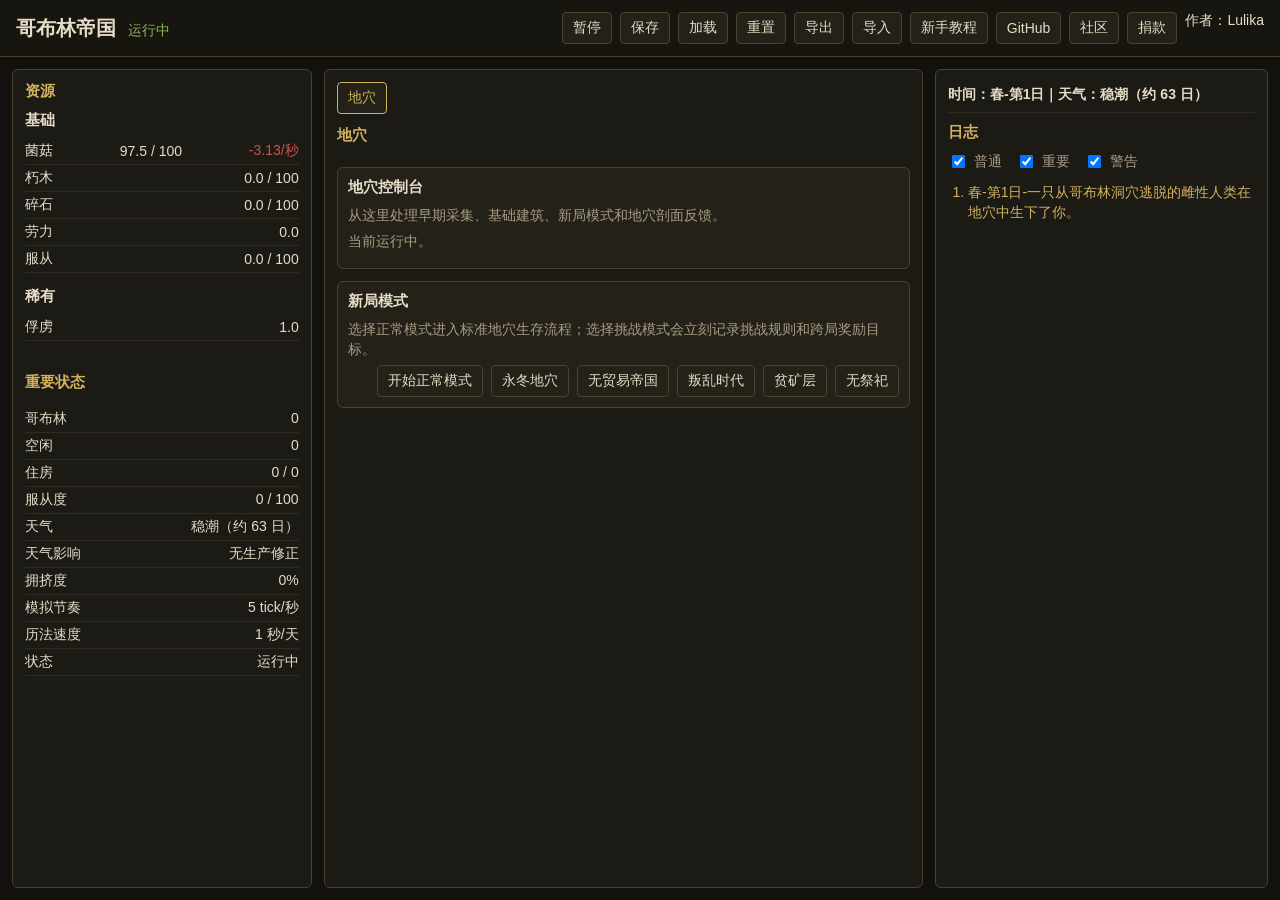
<file: game/index.html>
<!doctype html>
<html lang="zh-CN">
<head>
    <meta charset="utf-8">
    <meta name="viewport" content="width=device-width, initial-scale=1">
    <title>哥布林帝国</title>
    <link rel="stylesheet" href="styles/main.css">
</head>
<body>
    <div class="app-shell">
        <header class="topbar">
            <div class="brand-block">
                <h1>哥布林帝国</h1>
                <span id="run-status" class="run-status">运行中</span>
            </div>
            <nav class="toolbar" aria-label="全局工具栏">
                <button id="pause-toggle" type="button">暂停</button>
                <button id="save-game" type="button">保存</button>
                <button id="load-game" type="button">加载</button>
                <button id="reset-save" type="button">重置</button>
                <button id="export-save" type="button">导出</button>
                <button id="import-save" type="button">导入</button>
                <button id="open-tutorial" type="button">新手教程</button>
                <a href="https://github.com/pokemonchw/goblin_empire" target="_blank" rel="noreferrer">GitHub</a>
                <a href="https://byayoi.org/" target="_blank" rel="noreferrer">社区</a>
                <a href="https://ifdian.net/a/byayoi" target="_blank" rel="noreferrer">捐款</a>
                <span>作者：Lulika</span>
            </nav>
            <div id="save-transfer-panel" class="save-transfer-panel" hidden>
                <label for="save-transfer-text">存档文本</label>
                <textarea id="save-transfer-text" rows="4" spellcheck="false"></textarea>
                <div class="save-transfer-actions">
                    <button id="apply-import-save" type="button">载入文本</button>
                    <button id="close-save-transfer" type="button">收起</button>
                </div>
            </div>
        </header>

        <main class="layout">
            <aside class="panel sidebar-left" aria-label="资源与状态">
                <section>
                    <h2>资源</h2>
                    <div id="resource-list" class="resource-list"></div>
                </section>
                <section>
                    <h2>重要状态</h2>
                    <dl id="status-list" class="status-list"></dl>
                </section>
                <section id="sidebar-building-advice" class="sidebar-building-advice" hidden></section>
            </aside>

            <section class="panel center-stage" aria-label="管理标签页">
                <div id="tab-list" class="tab-list" role="tablist"></div>
                <div id="tab-content" class="tab-content"></div>
            </section>

            <aside class="panel sidebar-right" aria-label="日志与事件">
                <section>
                    <div id="log-date" class="log-date" aria-label="当前时间"></div>
                    <h2>日志</h2>
                    <label class="filter-row">
                        <input id="show-normal-logs" type="checkbox" checked>
                        普通
                    </label>
                    <label class="filter-row">
                        <input id="show-important-logs" type="checkbox" checked>
                        重要
                    </label>
                    <label class="filter-row">
                        <input id="show-warning-logs" type="checkbox" checked>
                        警告
                    </label>
                    <ol id="log-list" class="log-list"></ol>
                </section>
            </aside>
        </main>
    </div>

    <script src="scripts/contracts.js"></script>
    <script src="data/ids.js"></script>
    <script src="data/text.js"></script>
    <script src="systems/pricing.js"></script>
    <script src="data/definitions.js"></script>
    <script src="systems/calendar.js"></script>
    <script src="systems/weather.js"></script>
    <script src="systems/faith.js"></script>
    <script src="state/initialState.js"></script>
    <script src="state/save.js"></script>
    <script src="systems/simulation.js"></script>
    <script src="systems/unlocks.js"></script>
    <script src="systems/policies.js"></script>
    <script src="systems/pacts.js"></script>
    <script src="systems/resources.js"></script>
    <script src="systems/buildings.js"></script>
    <script src="systems/population.js"></script>
    <script src="systems/jobs.js"></script>
    <script src="systems/technology.js"></script>
    <script src="systems/production.js"></script>
    <script src="systems/crafting.js"></script>
    <script src="systems/events.js"></script>
    <script src="systems/captives.js"></script>
    <script src="systems/warbeasts.js"></script>
    <script src="systems/diplomacy.js"></script>
    <script src="systems/raids.js"></script>
    <script src="systems/rituals.js"></script>
    <script src="systems/expeditions.js"></script>
    <script src="systems/prestige.js"></script>
    <script src="systems/challenges.js"></script>
    <script src="systems/resourceFlows.js"></script>
    <script src="systems/buildingView.js"></script>
    <script src="systems/buildingDecisions.js"></script>
    <script src="systems/researchDecisions.js"></script>
    <script src="ui/render.js"></script>
    <script src="ui/events.js"></script>
    <script src="scripts/main.js"></script>
</body>
</html>
</file>
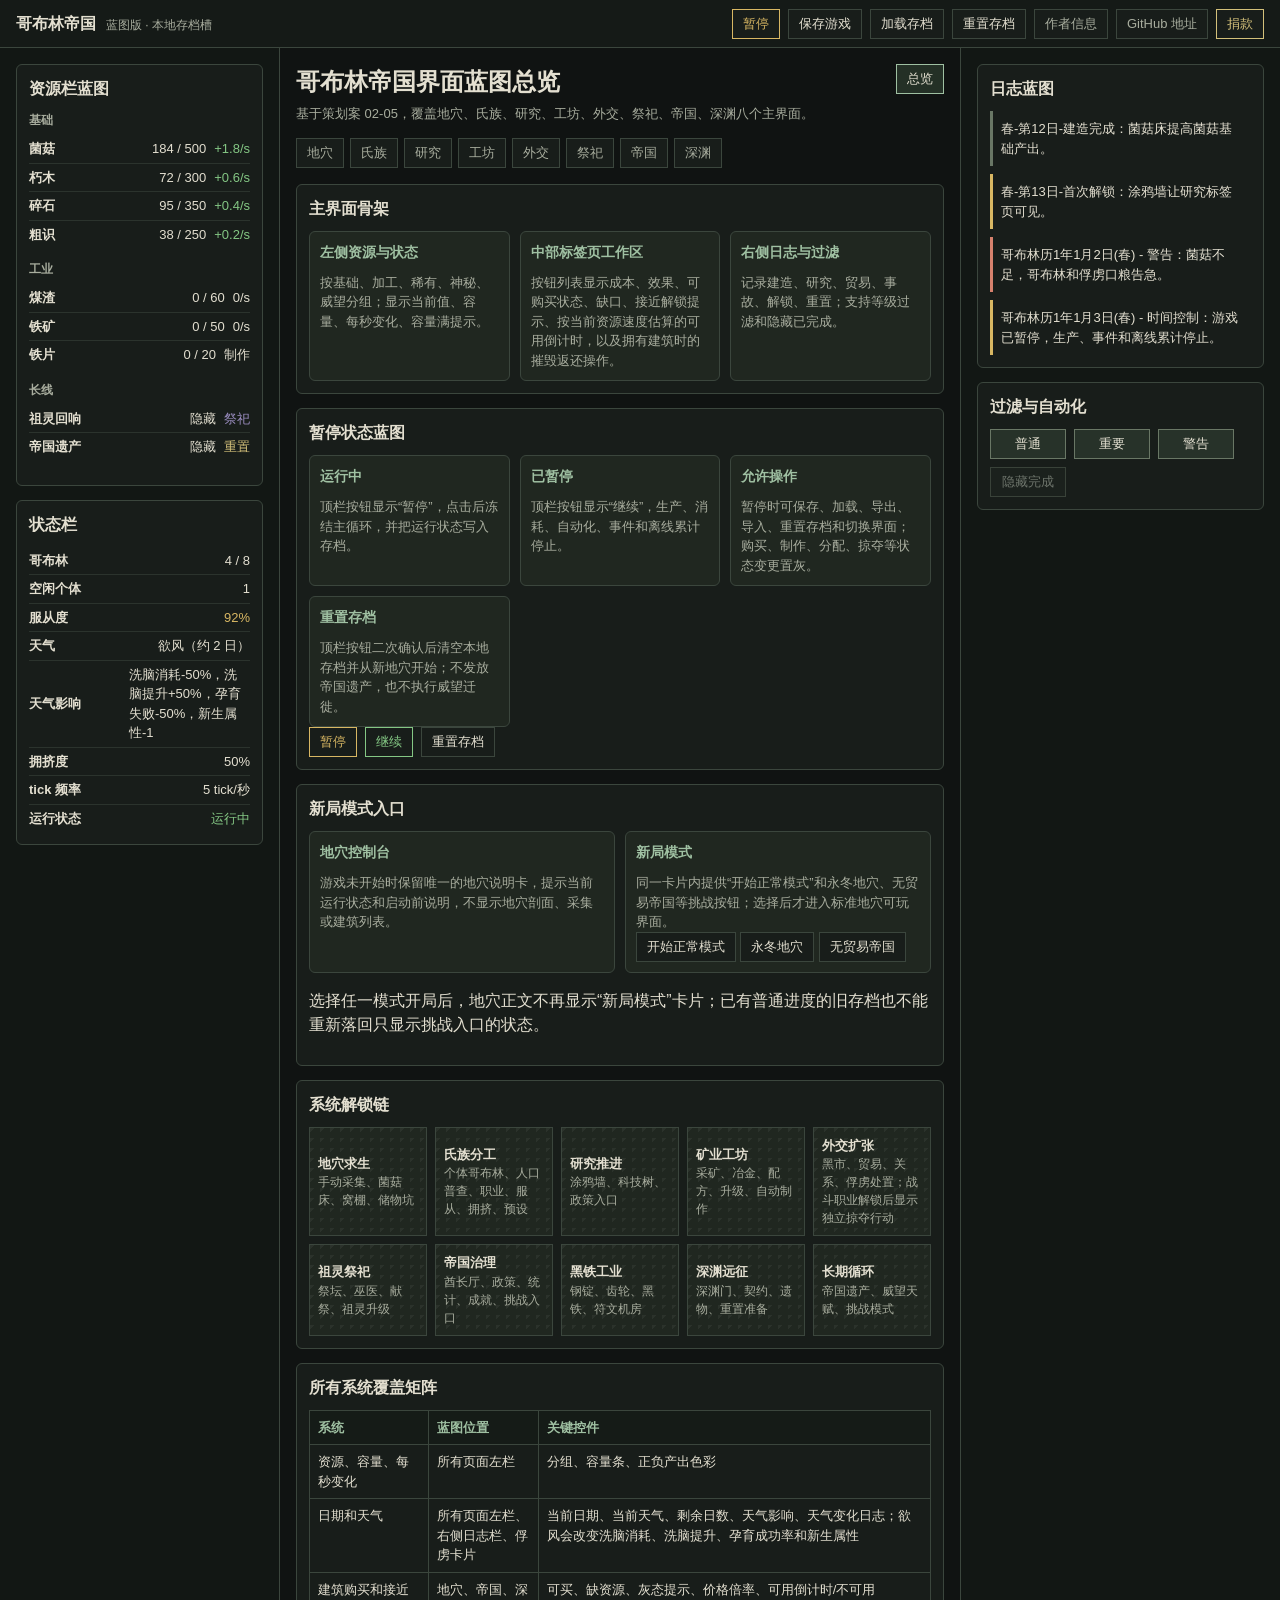
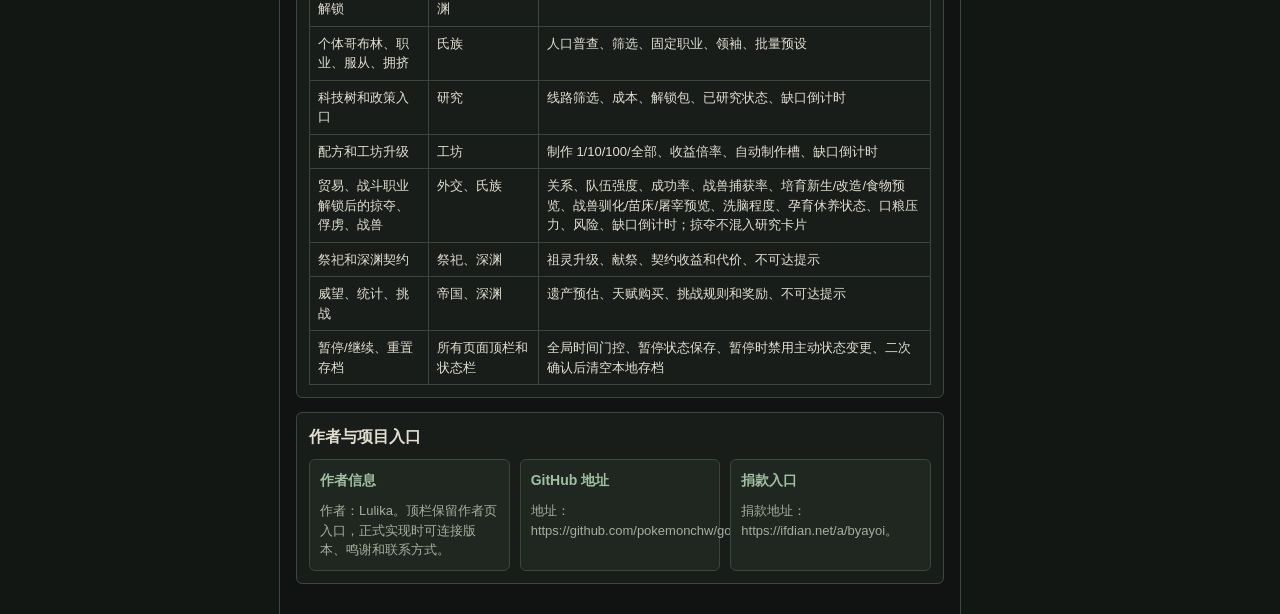
<file: 蓝图/index.html>
<!doctype html>
<html lang="zh-CN">
<head>
    <meta charset="utf-8">
    <meta name="viewport" content="width=device-width, initial-scale=1">
    <title>哥布林帝国界面蓝图总览</title>
    <link rel="stylesheet" href="blueprint.css">
</head>
<body>
    <!-- 总览页：汇总所有系统入口、解锁关系和全局三栏框架。 -->
    <header class="global-topbar" aria-label="全局工具栏">
        <div class="brand-mark">
            <strong>哥布林帝国</strong>
            <span>蓝图版 · 本地存档槽</span>
        </div>
        <nav class="topbar-actions" aria-label="时间控制、存档与项目信息">
            <button class="topbar-button pause-toggle" type="button" aria-pressed="false">暂停</button>
            <button class="topbar-button" type="button">保存游戏</button>
            <button class="topbar-button" type="button">加载存档</button>
            <button class="topbar-button" type="button">重置存档</button>
            <a class="topbar-link" href="#author-info">作者信息</a>
            <a class="topbar-link" href="https://github.com/pokemonchw/goblin_empire" target="_blank" rel="noreferrer">GitHub 地址</a>
            <a class="topbar-link important" href="https://ifdian.net/a/byayoi" target="_blank" rel="noreferrer">捐款</a>
        </nav>
    </header>
    <div class="shell">
        <aside class="left-rail">
            <div class="section">
                <h2>资源栏蓝图</h2>
                <div class="resource-group">
                    <h3>基础</h3>
                    <div class="resource-row has-tooltip"><strong>菌菇</strong><span>184 / 500</span><span class="positive">+1.8/s</span><div class="resource-tooltip" role="tooltip"><h4>菌菇流量明细</h4><dl><div><dt>总产出速度</dt><dd>+2.4/秒</dd></div><div><dt>产出明细</dt><dd>菌菇床 +0.6，采菌工 +1.8</dd></div><div><dt>加成</dt><dd>滴水渠 +3%，天气 x1.15，菌潮 +50%</dd></div><div><dt>总消耗</dt><dd>-0.6/秒</dd></div><div><dt>消耗明细</dt><dd>人口口粮：哥布林与俘虏 -0.6</dd></div><div><dt>buff 明细</dt><dd>菌潮剩余 42 秒</dd></div><div><dt>最终产出</dt><dd>+1.8/秒</dd></div><div><dt>库存爆仓时间</dt><dd>约 2 分 56 秒</dd></div></dl></div></div>
                    <div class="resource-row"><strong>朽木</strong><span>72 / 300</span><span class="positive">+0.6/s</span></div>
                    <div class="resource-row"><strong>碎石</strong><span>95 / 350</span><span class="positive">+0.4/s</span></div>
                    <div class="resource-row"><strong>粗识</strong><span>38 / 250</span><span class="positive">+0.2/s</span></div>
                </div>
                <div class="resource-group">
                    <h3>工业</h3>
                    <div class="resource-row"><strong>煤渣</strong><span>0 / 60</span><span>0/s</span></div>
                    <div class="resource-row"><strong>铁矿</strong><span>0 / 50</span><span>0/s</span></div>
                    <div class="resource-row"><strong>铁片</strong><span>0 / 20</span><span>制作</span></div>
                </div>
                <div class="resource-group">
                    <h3>长线</h3>
                    <div class="resource-row"><strong>祖灵回响</strong><span>隐藏</span><span class="mystic">祭祀</span></div>
                    <div class="resource-row"><strong>帝国遗产</strong><span>隐藏</span><span class="prestige">重置</span></div>
                </div>
            </div>
            <div class="section">
                <h2>状态栏</h2>
                <div class="status-row"><strong>哥布林</strong><span>4 / 8</span></div>
                <div class="status-row"><strong>空闲个体</strong><span>1</span></div>
                <div class="status-row"><strong>服从度</strong><span class="warning">92%</span></div>
                <div class="status-row"><strong>天气</strong><span>欲风（约 2 日）</span></div>
                <div class="status-row"><strong>天气影响</strong><span>洗脑消耗-50%，洗脑提升+50%，孕育失败-50%，新生属性-1</span></div>
                <div class="status-row"><strong>拥挤度</strong><span>50%</span></div>
                <div class="status-row"><strong>tick 频率</strong><span>5 tick/秒</span></div>
                <div class="status-row"><strong>运行状态</strong><span class="positive">运行中</span></div>
            </div>
        </aside>

        <main class="workspace">
            <div class="topline">
                <div class="title-block">
                    <h1>哥布林帝国界面蓝图总览</h1>
                    <p>基于策划案 02-05，覆盖地穴、氏族、研究、工坊、外交、祭祀、帝国、深渊八个主界面。</p>
                </div>
                <a class="tab active" href="index.html">总览</a>
            </div>

            <nav class="tabs" aria-label="界面蓝图导航">
                <a class="tab" href="01-cavern.html">地穴</a>
                <a class="tab" href="02-clan.html">氏族</a>
                <a class="tab" href="03-research.html">研究</a>
                <a class="tab" href="04-workshop.html">工坊</a>
                <a class="tab" href="05-diplomacy.html">外交</a>
                <a class="tab" href="06-ritual.html">祭祀</a>
                <a class="tab" href="07-empire.html">帝国</a>
                <a class="tab" href="08-abyss.html">深渊</a>
            </nav>

            <section class="section">
                <h2>主界面骨架</h2>
                <div class="grid-3">
                    <div class="system-card">
                        <h3>左侧资源与状态</h3>
                        <p>按基础、加工、稀有、神秘、威望分组；显示当前值、容量、每秒变化、容量满提示。</p>
                    </div>
                    <div class="system-card">
                        <h3>中部标签页工作区</h3>
                        <p>按钮列表显示成本、效果、可购买状态、缺口、接近解锁提示、按当前资源速度估算的可用倒计时，以及拥有建筑时的摧毁返还操作。</p>
                    </div>
                    <div class="system-card">
                        <h3>右侧日志与过滤</h3>
                        <p>记录建造、研究、贸易、事故、解锁、重置；支持等级过滤和隐藏已完成。</p>
                    </div>
                </div>
            </section>

            <section class="section">
                <h2>暂停状态蓝图</h2>
                <div class="grid-3">
                    <div class="system-card">
                        <h3>运行中</h3>
                        <p>顶栏按钮显示“暂停”，点击后冻结主循环，并把运行状态写入存档。</p>
                    </div>
                    <div class="system-card">
                        <h3>已暂停</h3>
                        <p>顶栏按钮显示“继续”，生产、消耗、自动化、事件和离线累计停止。</p>
                    </div>
                    <div class="system-card">
                        <h3>允许操作</h3>
                        <p>暂停时可保存、加载、导出、导入、重置存档和切换界面；购买、制作、分配、掠夺等状态变更置灰。</p>
                    </div>
                    <div class="system-card">
                        <h3>重置存档</h3>
                        <p>顶栏按钮二次确认后清空本地存档并从新地穴开始；不发放帝国遗产，也不执行威望迁徙。</p>
                    </div>
                </div>
                <div class="tool-row" aria-label="暂停状态按钮示例">
                    <button class="topbar-button pause-toggle" type="button" aria-pressed="false">暂停</button>
                    <button class="topbar-button pause-toggle" type="button" aria-pressed="true">继续</button>
                    <button class="topbar-button" type="button">重置存档</button>
                </div>
            </section>

            <section class="section">
                <h2>新局模式入口</h2>
                <div class="grid-2">
                    <div class="system-card">
                        <h3>地穴控制台</h3>
                        <p>游戏未开始时保留唯一的地穴说明卡，提示当前运行状态和启动前说明，不显示地穴剖面、采集或建筑列表。</p>
                    </div>
                    <div class="system-card">
                        <h3>新局模式</h3>
                        <p>同一卡片内提供“开始正常模式”和永冬地穴、无贸易帝国等挑战按钮；选择后才进入标准地穴可玩界面。</p>
                        <button class="topbar-button" type="button">开始正常模式</button>
                        <button class="topbar-button" type="button">永冬地穴</button>
                        <button class="topbar-button" type="button">无贸易帝国</button>
                    </div>
                </div>
                <p>选择任一模式开局后，地穴正文不再显示“新局模式”卡片；已有普通进度的旧存档也不能重新落回只显示挑战入口的状态。</p>
            </section>

            <section class="section">
                <h2>系统解锁链</h2>
                <div class="flow">
                    <div class="flow-node"><strong>地穴求生</strong><span>手动采集、菌菇床、窝棚、储物坑</span></div>
                    <div class="flow-node"><strong>氏族分工</strong><span>个体哥布林、人口普查、职业、服从、拥挤、预设</span></div>
                    <div class="flow-node"><strong>研究推进</strong><span>涂鸦墙、科技树、政策入口</span></div>
                    <div class="flow-node"><strong>矿业工坊</strong><span>采矿、冶金、配方、升级、自动制作</span></div>
                    <div class="flow-node"><strong>外交扩张</strong><span>黑市、贸易、关系、俘虏处置；战斗职业解锁后显示独立掠夺行动</span></div>
                    <div class="flow-node"><strong>祖灵祭祀</strong><span>祭坛、巫医、献祭、祖灵升级</span></div>
                    <div class="flow-node"><strong>帝国治理</strong><span>酋长厅、政策、统计、成就、挑战入口</span></div>
                    <div class="flow-node"><strong>黑铁工业</strong><span>钢锭、齿轮、黑铁、符文机房</span></div>
                    <div class="flow-node"><strong>深渊远征</strong><span>深渊门、契约、遗物、重置准备</span></div>
                    <div class="flow-node"><strong>长期循环</strong><span>帝国遗产、威望天赋、挑战模式</span></div>
                </div>
            </section>

            <section class="section">
                <h2>所有系统覆盖矩阵</h2>
                <table class="table">
                    <thead>
                        <tr><th>系统</th><th>蓝图位置</th><th>关键控件</th></tr>
                    </thead>
                    <tbody>
                        <tr><td>资源、容量、每秒变化</td><td>所有页面左栏</td><td>分组、容量条、正负产出色彩</td></tr>
                        <tr><td>日期和天气</td><td>所有页面左栏、右侧日志栏、俘虏卡片</td><td>当前日期、当前天气、剩余日数、天气影响、天气变化日志；欲风会改变洗脑消耗、洗脑提升、孕育成功率和新生属性</td></tr>
                        <tr><td>建筑购买和接近解锁</td><td>地穴、帝国、深渊</td><td>可买、缺资源、灰态提示、价格倍率、可用倒计时/不可用</td></tr>
                        <tr><td>个体哥布林、职业、服从、拥挤</td><td>氏族</td><td>人口普查、筛选、固定职业、领袖、批量预设</td></tr>
                        <tr><td>科技树和政策入口</td><td>研究</td><td>线路筛选、成本、解锁包、已研究状态、缺口倒计时</td></tr>
                        <tr><td>配方和工坊升级</td><td>工坊</td><td>制作 1/10/100/全部、收益倍率、自动制作槽、缺口倒计时</td></tr>
                        <tr><td>贸易、战斗职业解锁后的掠夺、俘虏、战兽</td><td>外交、氏族</td><td>关系、队伍强度、成功率、战兽捕获率、培育新生/改造/食物预览、战兽驯化/苗床/屠宰预览、洗脑程度、孕育休养状态、口粮压力、风险、缺口倒计时；掠夺不混入研究卡片</td></tr>
                        <tr><td>祭祀和深渊契约</td><td>祭祀、深渊</td><td>祖灵升级、献祭、契约收益和代价、不可达提示</td></tr>
                        <tr><td>威望、统计、挑战</td><td>帝国、深渊</td><td>遗产预估、天赋购买、挑战规则和奖励、不可达提示</td></tr>
                        <tr><td>暂停/继续、重置存档</td><td>所有页面顶栏和状态栏</td><td>全局时间门控、暂停状态保存、暂停时禁用主动状态变更、二次确认后清空本地存档</td></tr>
                    </tbody>
                </table>
            </section>

            <section class="section" id="author-info">
                <h2>作者与项目入口</h2>
                <div class="grid-3">
                    <div class="system-card">
                        <h3>作者信息</h3>
                        <p>作者：Lulika。顶栏保留作者页入口，正式实现时可连接版本、鸣谢和联系方式。</p>
                    </div>
                    <div class="system-card">
                        <h3>GitHub 地址</h3>
                        <p>地址：https://github.com/pokemonchw/goblin_empire。</p>
                    </div>
                    <div class="system-card" id="donation-info">
                        <h3>捐款入口</h3>
                        <p>捐款地址：https://ifdian.net/a/byayoi。</p>
                    </div>
                </div>
            </section>
        </main>

        <aside class="right-rail">
            <div class="section">
                <h2>日志蓝图</h2>
                <div class="log-list">
                    <div class="log">春-第12日-建造完成：菌菇床提高菌菇基础产出。</div>
                    <div class="log important">春-第13日-首次解锁：涂鸦墙让研究标签页可见。</div>
                    <div class="log alert">哥布林历1年1月2日(春) - 警告：菌菇不足，哥布林和俘虏口粮告急。</div>
                    <div class="log important">哥布林历1年1月3日(春) - 时间控制：游戏已暂停，生产、事件和离线累计停止。</div>
                </div>
            </div>
            <div class="section">
                <h2>过滤与自动化</h2>
                <div class="control-row">
                    <button class="btn">普通</button>
                    <button class="btn">重要</button>
                    <button class="btn">警告</button>
                    <button class="btn disabled">隐藏完成</button>
                </div>
            </div>
        </aside>
    </div>
</body>
</html>
</file>
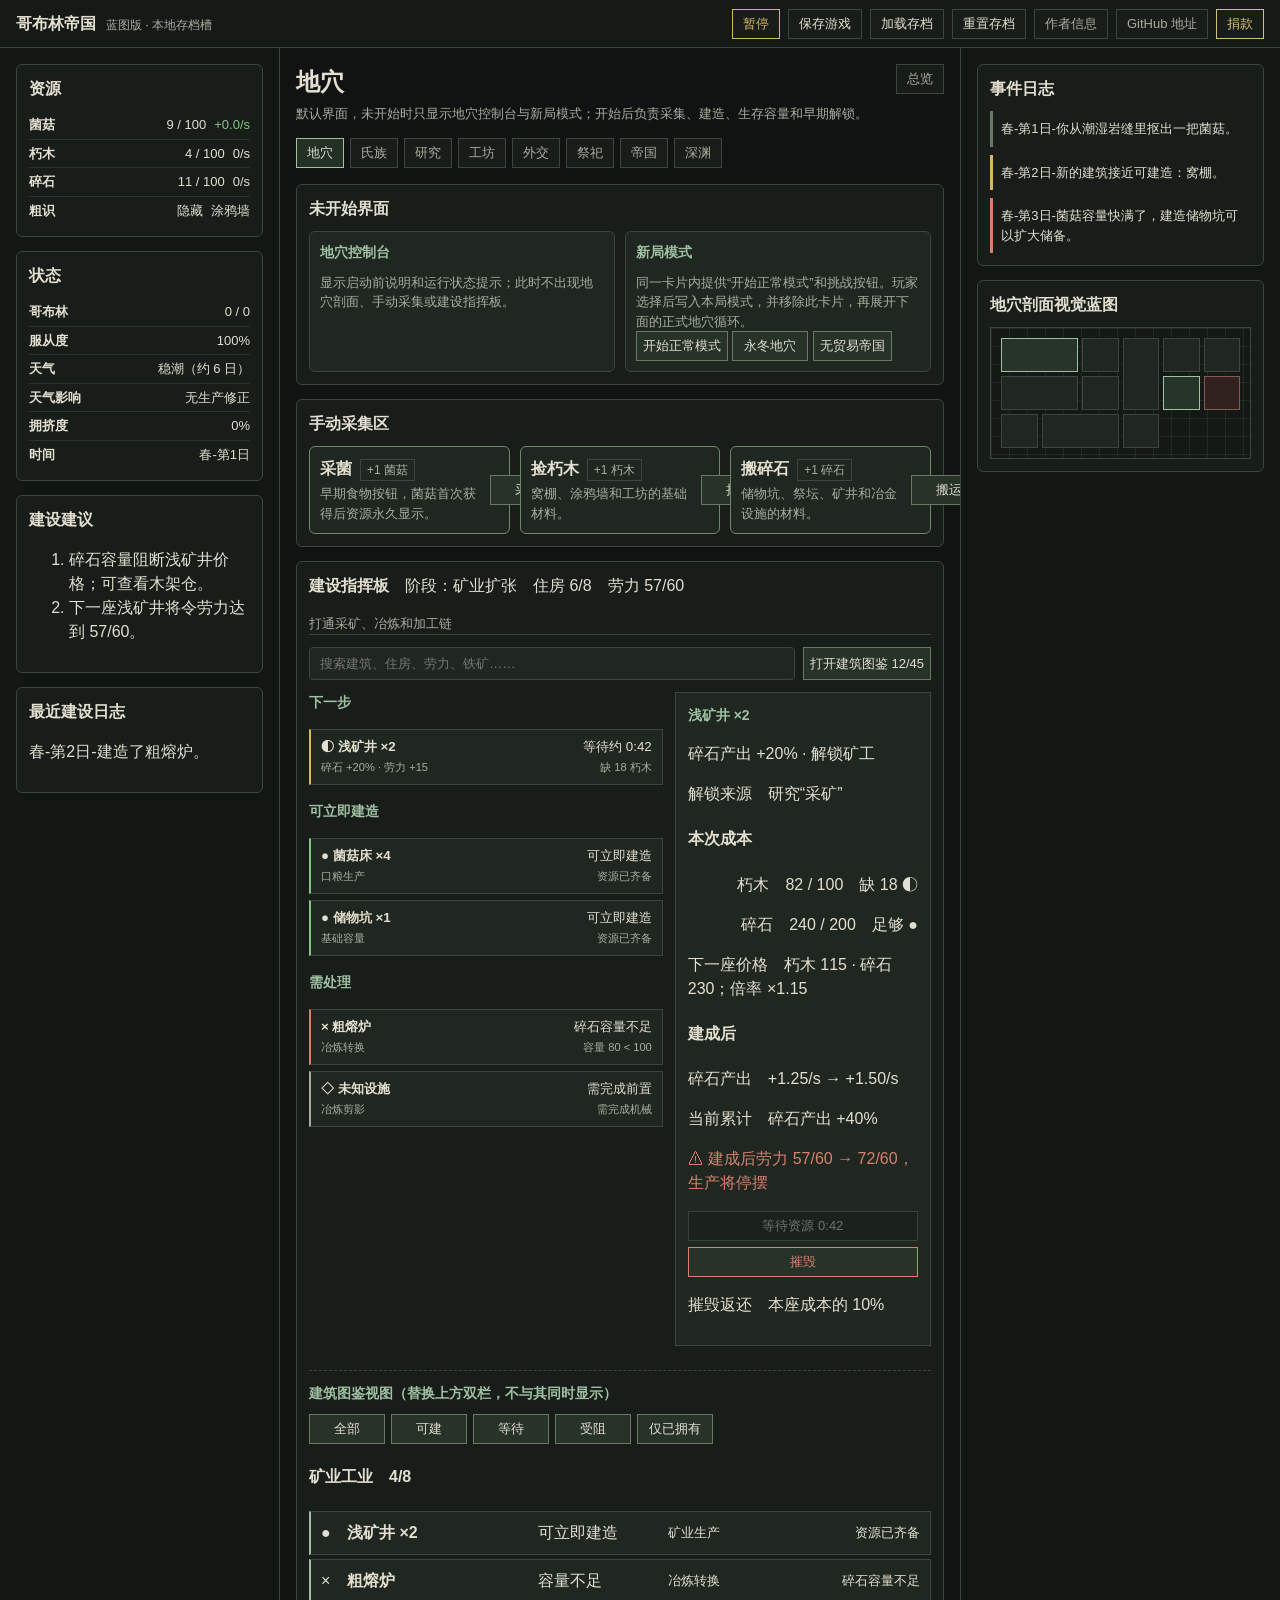
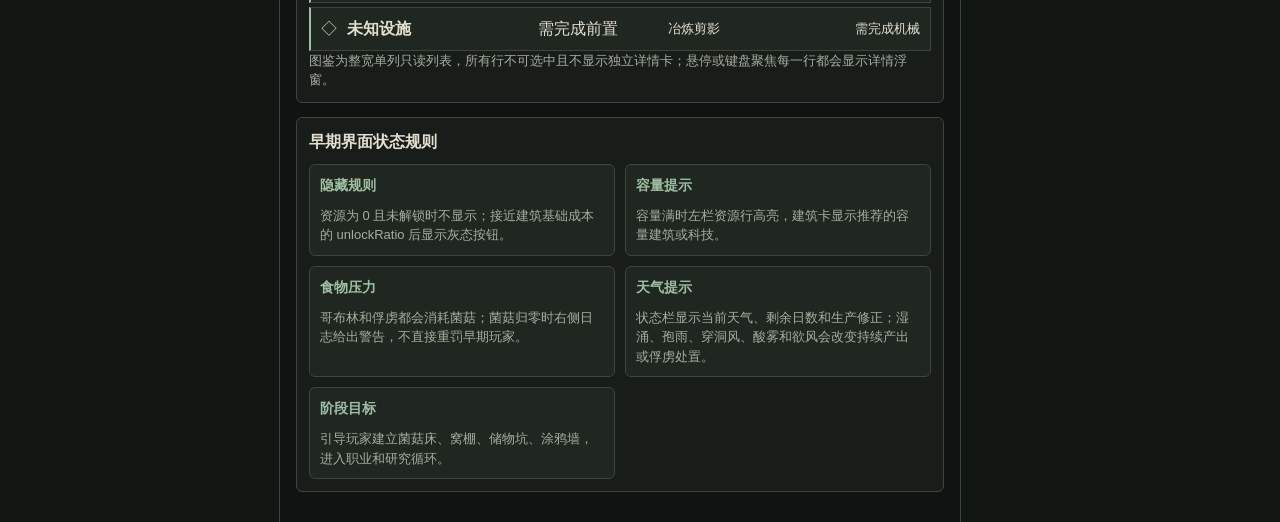
<file: 蓝图/01-cavern.html>
<!doctype html>
<html lang="zh-CN">
<head>
    <meta charset="utf-8">
    <meta name="viewport" content="width=device-width, initial-scale=1">
    <title>地穴界面蓝图</title>
    <link rel="stylesheet" href="blueprint.css">
</head>
<body>
    <!-- 地穴页：未开始时只显示启动卡片；开始后承载早期手动采集、基础建筑、资源概览和接近解锁提示。 -->
    <header class="global-topbar" aria-label="全局工具栏">
        <div class="brand-mark">
            <strong>哥布林帝国</strong>
            <span>蓝图版 · 本地存档槽</span>
        </div>
        <nav class="topbar-actions" aria-label="时间控制、存档与项目信息">
            <button class="topbar-button pause-toggle" type="button" aria-pressed="false">暂停</button>
            <button class="topbar-button" type="button">保存游戏</button>
            <button class="topbar-button" type="button">加载存档</button>
            <button class="topbar-button" type="button">重置存档</button>
            <a class="topbar-link" href="index.html#author-info">作者信息</a>
            <a class="topbar-link" href="https://github.com/pokemonchw/goblin_empire" target="_blank" rel="noreferrer">GitHub 地址</a>
            <a class="topbar-link important" href="https://ifdian.net/a/byayoi" target="_blank" rel="noreferrer">捐款</a>
        </nav>
    </header>
    <div class="shell">
        <aside class="left-rail">
            <div class="section">
                <h2>资源</h2>
                <div class="resource-row"><strong>菌菇</strong><span>9 / 100</span><span class="positive">+0.0/s</span></div>
                <div class="resource-row"><strong>朽木</strong><span>4 / 100</span><span>0/s</span></div>
                <div class="resource-row"><strong>碎石</strong><span>11 / 100</span><span>0/s</span></div>
                <div class="resource-row"><strong>粗识</strong><span>隐藏</span><span>涂鸦墙</span></div>
            </div>
            <div class="section">
                <h2>状态</h2>
                <div class="status-row"><strong>哥布林</strong><span>0 / 0</span></div>
                <div class="status-row"><strong>服从度</strong><span>100%</span></div>
                <div class="status-row"><strong>天气</strong><span>稳潮（约 6 日）</span></div>
                <div class="status-row"><strong>天气影响</strong><span>无生产修正</span></div>
                <div class="status-row"><strong>拥挤度</strong><span>0%</span></div>
                <div class="status-row"><strong>时间</strong><span>春-第1日</span></div>
            </div>
            <div class="section sidebar-building-advice">
                <h2>建设建议</h2>
                <ol><li>碎石容量阻断浅矿井价格；可查看木架仓。</li><li>下一座浅矿井将令劳力达到 57/60。</li></ol>
            </div>
            <div class="section sidebar-building-advice-log">
                <h2>最近建设日志</h2>
                <p>春-第2日-建造了粗熔炉。</p>
            </div>
        </aside>
        <main class="workspace">
            <div class="topline">
                <div class="title-block">
                    <h1>地穴</h1>
                    <p>默认界面，未开始时只显示地穴控制台与新局模式；开始后负责采集、建造、生存容量和早期解锁。</p>
                </div>
                <a class="tab" href="index.html">总览</a>
            </div>
            <nav class="tabs">
                <a class="tab active" href="01-cavern.html">地穴</a>
                <a class="tab" href="02-clan.html">氏族</a>
                <a class="tab" href="03-research.html">研究</a>
                <a class="tab" href="04-workshop.html">工坊</a>
                <a class="tab" href="05-diplomacy.html">外交</a>
                <a class="tab" href="06-ritual.html">祭祀</a>
                <a class="tab" href="07-empire.html">帝国</a>
                <a class="tab" href="08-abyss.html">深渊</a>
            </nav>
            <section class="section">
                <h2>未开始界面</h2>
                <div class="grid-2">
                    <div class="card">
                        <h3>地穴控制台</h3>
                        <p>显示启动前说明和运行状态提示；此时不出现地穴剖面、手动采集或建设指挥板。</p>
                    </div>
                    <div class="card">
                        <h3>新局模式</h3>
                        <p>同一卡片内提供“开始正常模式”和挑战按钮。玩家选择后写入本局模式，并移除此卡片，再展开下面的正式地穴循环。</p>
                        <button class="btn">开始正常模式</button>
                        <button class="btn">永冬地穴</button>
                        <button class="btn">无贸易帝国</button>
                    </div>
                </div>
            </section>
            <section class="section">
                <h2>手动采集区</h2>
                <div class="grid-3">
                    <div class="action affordable">
                        <div><div class="action-title">采菌 <span>+1 菌菇</span></div><p>早期食物按钮，菌菇首次获得后资源永久显示。</p></div>
                        <button class="btn">采集</button>
                    </div>
                    <div class="action affordable">
                        <div><div class="action-title">捡朽木 <span>+1 朽木</span></div><p>窝棚、涂鸦墙和工坊的基础材料。</p></div>
                        <button class="btn">拾取</button>
                    </div>
                    <div class="action affordable">
                        <div><div class="action-title">搬碎石 <span>+1 碎石</span></div><p>储物坑、祭坛、矿井和冶金设施的材料。</p></div>
                        <button class="btn">搬运</button>
                    </div>
                </div>
            </section>
            <section class="section building-workspace">
                <header class="building-command-heading"><h2>建设指挥板</h2><span>阶段：矿业扩张</span><span>住房 6/8</span><span>劳力 57/60</span><small>打通采矿、冶炼和加工链</small></header>
                <div class="building-toolbar"><input type="search" placeholder="搜索建筑、住房、劳力、铁矿……" aria-label="搜索建筑"><button class="btn">打开建筑图鉴 12/45</button></div>
                <div class="building-command-body">
                    <div class="building-decision-queue">
                        <section><h3>下一步</h3><button class="blueprint-slip waiting"><b>◐ 浅矿井 ×2</b><span>等待约 0:42</span><small>碎石 +20% · 劳力 +15</small><small>缺 18 朽木</small></button></section>
                        <section><h3>可立即建造</h3><button class="blueprint-slip available"><b>● 菌菇床 ×4</b><span>可立即建造</span><small>口粮生产</small><small>资源已齐备</small></button><button class="blueprint-slip available"><b>● 储物坑 ×1</b><span>可立即建造</span><small>基础容量</small><small>资源已齐备</small></button></section>
                        <section><h3>需处理</h3><button class="blueprint-slip blocked"><b>× 粗熔炉</b><span>碎石容量不足</span><small>冶炼转换</small><small>容量 80 &lt; 100</small></button><button class="blueprint-slip preview"><b>◇ 未知设施</b><span>需完成前置</span><small>冶炼剪影</small><small>需完成机械</small></button></section>
                    </div>
                    <aside class="building-inspector"><h3>浅矿井 ×2</h3><p>碎石产出 +20% · 解锁矿工</p><p>解锁来源　研究“采矿”</p><h4>本次成本</h4><p class="ledger">朽木　82 / 100　缺 18 ◐</p><p class="ledger">碎石　240 / 200　足够 ●</p><p>下一座价格　朽木 115 · 碎石 230；倍率 ×1.15</p><h4>建成后</h4><p>碎石产出　+1.25/s → +1.50/s</p><p>当前累计　碎石产出 +40%</p><p class="alert">⚠ 建成后劳力 57/60 → 72/60，生产将停摆</p><div class="building-actions"><button class="btn" disabled>等待资源 0:42</button><button class="btn danger">摧毁</button></div><p>摧毁返还　本座成本的 10%</p></aside>
                </div>
                <section class="catalog-variant"><h3>建筑图鉴视图（替换上方双栏，不与其同时显示）</h3><div class="catalog-filters"><button class="btn active">全部</button><button class="btn">可建</button><button class="btn">等待</button><button class="btn">受阻</button><button class="btn">仅已拥有</button></div><h4>矿业工业　4/8</h4><div class="catalog-building-list"><div class="catalog-building-row" tabindex="0"><span>●</span><b>浅矿井 ×2</b><span>可立即建造</span><small>矿业生产</small><small>资源已齐备</small></div><div class="catalog-building-row" tabindex="0"><span>×</span><b>粗熔炉</b><span>容量不足</span><small>冶炼转换</small><small>碎石容量不足</small></div><div class="catalog-building-row" tabindex="0"><span>◇</span><b>未知设施</b><span>需完成前置</span><small>冶炼剪影</small><small>需完成机械</small></div></div><p class="note">图鉴为整宽单列只读列表，所有行不可选中且不显示独立详情卡；悬停或键盘聚焦每一行都会显示详情浮窗。</p></section>
            </section>
            <section class="section">
                <h2>早期界面状态规则</h2>
                <div class="grid-2">
                    <div class="card"><h3>隐藏规则</h3><p>资源为 0 且未解锁时不显示；接近建筑基础成本的 unlockRatio 后显示灰态按钮。</p></div>
                    <div class="card"><h3>容量提示</h3><p>容量满时左栏资源行高亮，建筑卡显示推荐的容量建筑或科技。</p></div>
                    <div class="card"><h3>食物压力</h3><p>哥布林和俘虏都会消耗菌菇；菌菇归零时右侧日志给出警告，不直接重罚早期玩家。</p></div>
                    <div class="card"><h3>天气提示</h3><p>状态栏显示当前天气、剩余日数和生产修正；湿涌、孢雨、穿洞风、酸雾和欲风会改变持续产出或俘虏处置。</p></div>
                    <div class="card"><h3>阶段目标</h3><p>引导玩家建立菌菇床、窝棚、储物坑、涂鸦墙，进入职业和研究循环。</p></div>
                </div>
            </section>
        </main>
        <aside class="right-rail">
            <div class="section">
                <h2>事件日志</h2>
                <div class="log-list">
                    <div class="log">春-第1日-你从潮湿岩缝里抠出一把菌菇。</div>
                    <div class="log important">春-第2日-新的建筑接近可建造：窝棚。</div>
                    <div class="log alert">春-第3日-菌菇容量快满了，建造储物坑可以扩大储备。</div>
                </div>
            </div>
            <div class="section">
                <h2>地穴剖面视觉蓝图</h2>
                <div class="wireframe">
                    <div class="mini-map">
                        <div class="accent wide"></div><div></div><div class="tall"></div><div></div>
                        <div></div><div class="wide"></div><div></div><div class="accent"></div>
                        <div class="danger"></div><div></div><div class="wide"></div><div></div>
                    </div>
                </div>
            </div>
        </aside>
    </div>
</body>
</html>
</file>
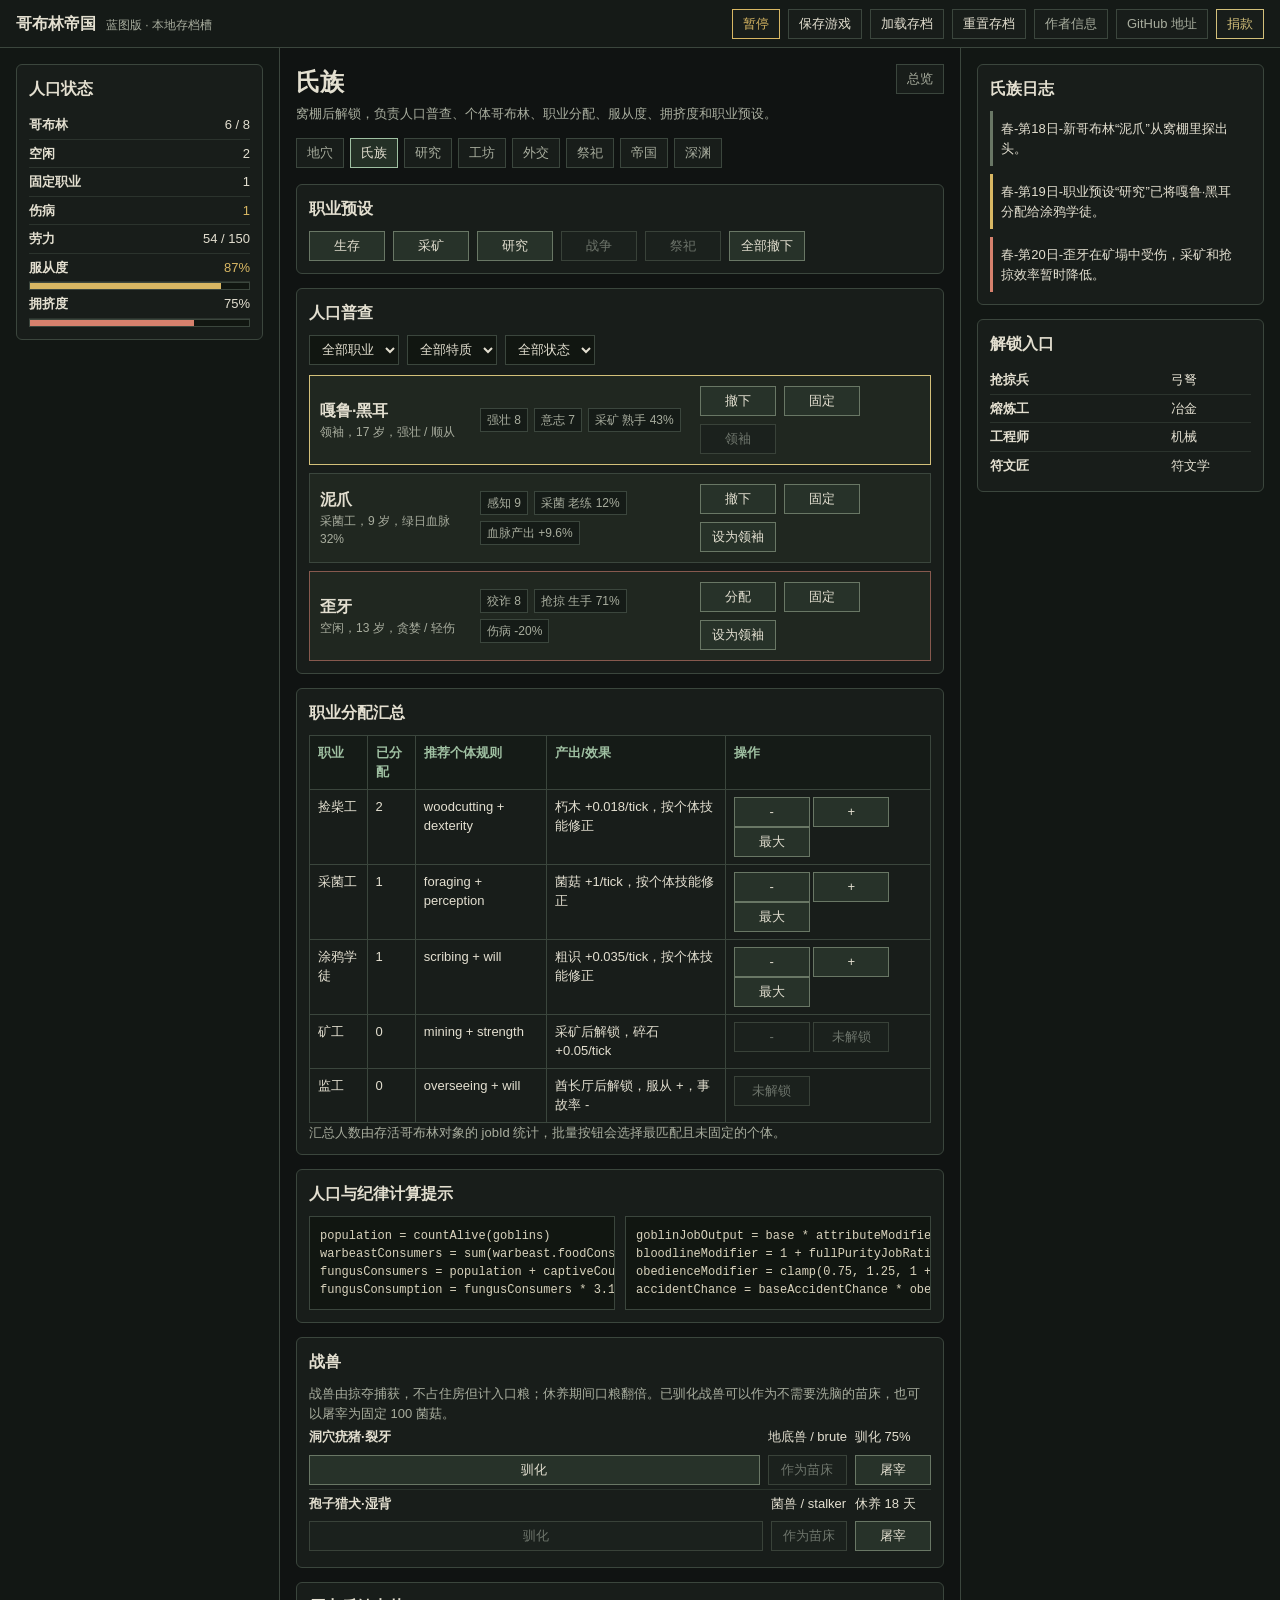
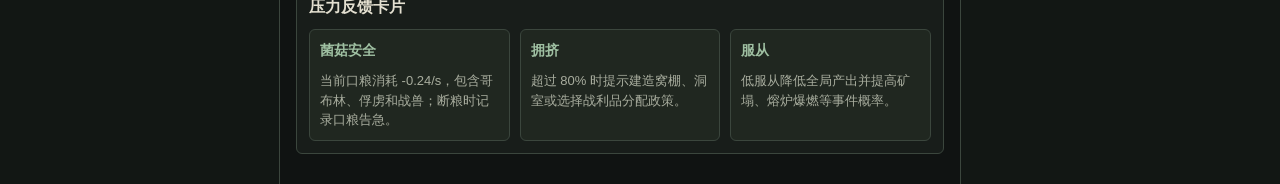
<file: 蓝图/02-clan.html>
<!doctype html>
<html lang="zh-CN">
<head>
    <meta charset="utf-8">
    <meta name="viewport" content="width=device-width, initial-scale=1">
    <title>氏族界面蓝图</title>
    <link rel="stylesheet" href="blueprint.css">
</head>
<body>
    <!-- 氏族页：展示个体哥布林、职业分配、服从与拥挤压力，是资源生产倍率的管理入口。 -->
    <header class="global-topbar" aria-label="全局工具栏">
        <div class="brand-mark">
            <strong>哥布林帝国</strong>
            <span>蓝图版 · 本地存档槽</span>
        </div>
        <nav class="topbar-actions" aria-label="时间控制、存档与项目信息">
            <button class="topbar-button pause-toggle" type="button" aria-pressed="false">暂停</button>
            <button class="topbar-button" type="button">保存游戏</button>
            <button class="topbar-button" type="button">加载存档</button>
            <button class="topbar-button" type="button">重置存档</button>
            <a class="topbar-link" href="index.html#author-info">作者信息</a>
            <a class="topbar-link" href="https://github.com/pokemonchw/goblin_empire" target="_blank" rel="noreferrer">GitHub 地址</a>
            <a class="topbar-link important" href="https://ifdian.net/a/byayoi" target="_blank" rel="noreferrer">捐款</a>
        </nav>
    </header>
    <div class="shell">
        <aside class="left-rail">
            <div class="section">
                <h2>人口状态</h2>
                <div class="status-row"><strong>哥布林</strong><span>6 / 8</span></div>
                <div class="status-row"><strong>空闲</strong><span>2</span></div>
                <div class="status-row"><strong>固定职业</strong><span>1</span></div>
                <div class="status-row"><strong>伤病</strong><span class="warning">1</span></div>
                <div class="status-row"><strong>劳力</strong><span>54 / 150</span></div>
                <div class="status-row"><strong>服从度</strong><span class="warning">87%</span></div>
                <div class="bar warn"><span style="width: 87%"></span></div>
                <div class="status-row"><strong>拥挤度</strong><span>75%</span></div>
                <div class="bar bad"><span style="width: 75%"></span></div>
            </div>
        </aside>
        <main class="workspace">
            <div class="topline">
                <div class="title-block">
                    <h1>氏族</h1>
                    <p>窝棚后解锁，负责人口普查、个体哥布林、职业分配、服从度、拥挤度和职业预设。</p>
                </div>
                <a class="tab" href="index.html">总览</a>
            </div>
            <nav class="tabs">
                <a class="tab" href="01-cavern.html">地穴</a>
                <a class="tab active" href="02-clan.html">氏族</a>
                <a class="tab" href="03-research.html">研究</a>
                <a class="tab" href="04-workshop.html">工坊</a>
                <a class="tab" href="05-diplomacy.html">外交</a>
                <a class="tab" href="06-ritual.html">祭祀</a>
                <a class="tab" href="07-empire.html">帝国</a>
                <a class="tab" href="08-abyss.html">深渊</a>
            </nav>
            <section class="section">
                <h2>职业预设</h2>
                <div class="tool-row">
                    <button class="btn">生存</button>
                    <button class="btn">采矿</button>
                    <button class="btn">研究</button>
                    <button class="btn disabled">战争</button>
                    <button class="btn disabled">祭祀</button>
                    <button class="btn">全部撤下</button>
                </div>
            </section>
            <section class="section">
                <h2>人口普查</h2>
                <div class="tool-row">
                    <select class="select-box" aria-label="职业筛选">
                        <option>全部职业</option>
                        <option>空闲</option>
                        <option>采菌工</option>
                        <option>捡柴工</option>
                        <option>涂鸦学徒</option>
                    </select>
                    <select class="select-box" aria-label="特质筛选">
                        <option>全部特质</option>
                        <option>强壮</option>
                        <option>灵巧</option>
                        <option>狡猾</option>
                        <option>绿日血脉</option>
                    </select>
                    <select class="select-box" aria-label="状态筛选">
                        <option>全部状态</option>
                        <option>固定职业</option>
                        <option>伤病</option>
                        <option>领袖候选</option>
                    </select>
                </div>
                <div class="goblin-list">
                    <div class="goblin-row leader">
                        <div>
                            <strong>嘎鲁·黑耳</strong>
                            <span>领袖，17 岁，强壮 / 顺从</span>
                        </div>
                        <div class="goblin-stats">
                            <span>强壮 8</span><span>意志 7</span><span>采矿 熟手 43%</span>
                        </div>
                        <div class="tool-row">
                            <button class="btn">撤下</button>
                            <button class="btn">固定</button>
                            <button class="btn disabled">领袖</button>
                        </div>
                    </div>
                    <div class="goblin-row">
                        <div>
                            <strong>泥爪</strong>
                            <span>采菌工，9 岁，绿日血脉 32%</span>
                        </div>
                        <div class="goblin-stats">
                            <span>感知 9</span><span>采菌 老练 12%</span><span>血脉产出 +9.6%</span>
                        </div>
                        <div class="tool-row">
                            <button class="btn">撤下</button>
                            <button class="btn">固定</button>
                            <button class="btn">设为领袖</button>
                        </div>
                    </div>
                    <div class="goblin-row wounded">
                        <div>
                            <strong>歪牙</strong>
                            <span>空闲，13 岁，贪婪 / 轻伤</span>
                        </div>
                        <div class="goblin-stats">
                            <span>狡诈 8</span><span>抢掠 生手 71%</span><span>伤病 -20%</span>
                        </div>
                        <div class="tool-row">
                            <button class="btn">分配</button>
                            <button class="btn">固定</button>
                            <button class="btn">设为领袖</button>
                        </div>
                    </div>
                </div>
            </section>
            <section class="section">
                <h2>职业分配汇总</h2>
                <table class="table">
                    <thead>
                        <tr><th>职业</th><th>已分配</th><th>推荐个体规则</th><th>产出/效果</th><th>操作</th></tr>
                    </thead>
                    <tbody>
                        <tr><td>捡柴工</td><td>2</td><td>woodcutting + dexterity</td><td>朽木 +0.018/tick，按个体技能修正</td><td><button class="btn">-</button> <button class="btn">+</button> <button class="btn">最大</button></td></tr>
                        <tr><td>采菌工</td><td>1</td><td>foraging + perception</td><td>菌菇 +1/tick，按个体技能修正</td><td><button class="btn">-</button> <button class="btn">+</button> <button class="btn">最大</button></td></tr>
                        <tr><td>涂鸦学徒</td><td>1</td><td>scribing + will</td><td>粗识 +0.035/tick，按个体技能修正</td><td><button class="btn">-</button> <button class="btn">+</button> <button class="btn">最大</button></td></tr>
                        <tr><td>矿工</td><td>0</td><td>mining + strength</td><td>采矿后解锁，碎石 +0.05/tick</td><td><button class="btn" disabled>-</button> <button class="btn disabled">未解锁</button></td></tr>
                        <tr><td>监工</td><td>0</td><td>overseeing + will</td><td>酋长厅后解锁，服从 +，事故率 -</td><td><button class="btn disabled">未解锁</button></td></tr>
                    </tbody>
                </table>
                <p class="note">汇总人数由存活哥布林对象的 jobId 统计，批量按钮会选择最匹配且未固定的个体。</p>
            </section>
            <section class="section">
                <h2>人口与纪律计算提示</h2>
                <div class="grid-2">
                    <pre class="formula">population = countAlive(goblins)
warbeastConsumers = sum(warbeast.foodConsumptionRatio * restingMultiplier)
fungusConsumers = population + captiveCount + warbeastConsumers
fungusConsumption = fungusConsumers * 3.125/s * modifiers</pre>
                    <pre class="formula">goblinJobOutput = base * attributeModifier * skillModifier * bloodlineModifier
bloodlineModifier = 1 + fullPurityJobRatio * bloodlinePurity / 100
obedienceModifier = clamp(0.75, 1.25, 1 + (obedience - 100) / 400)
accidentChance = baseAccidentChance * obedienceRisk</pre>
                </div>
            </section>
            <section class="section">
                <h2>战兽</h2>
                <p class="note">战兽由掠夺捕获，不占住房但计入口粮；休养期间口粮翻倍。已驯化战兽可以作为不需要洗脑的苗床，也可以屠宰为固定 100 菌菇。</p>
                <div class="resource-row has-tooltip"><strong>洞穴疣猪·裂牙</strong><span>地底兽 / brute</span><span>驯化 75%</span><button class="btn">驯化</button><button class="btn disabled" disabled>作为苗床</button><button class="btn">屠宰</button>
                    <div class="resource-tooltip"><h4>洞穴疣猪·裂牙</h4><dl><div><dt>特质</dt><dd>耐饿；后代 strength +2，endurance +1。</dd></div><div><dt>口粮</dt><dd>1.0 口；休养时 2.0 口。</dd></div><div><dt>屠宰</dt><dd>固定获得菌菇 100。</dd></div></dl></div>
                </div>
                <div class="resource-row has-tooltip"><strong>孢子猎犬·湿背</strong><span>菌兽 / stalker</span><span>休养 18 天</span><button class="btn disabled" disabled>驯化</button><button class="btn disabled" disabled>作为苗床</button><button class="btn">屠宰</button>
                    <div class="resource-tooltip"><h4>孢子猎犬·湿背</h4><dl><div><dt>状态</dt><dd>已驯化，苗床休养中；当前口粮翻倍。</dd></div><div><dt>苗床</dt><dd>孕育 1 个月后生成 origin = warbeast_bed 的新哥布林。</dd></div><div><dt>后代</dt><dd>dexterity +1，cunning +1，特质提示 basic。</dd></div></dl></div>
                </div>
            </section>
            <section class="section">
                <h2>压力反馈卡片</h2>
                <div class="grid-3">
                    <div class="card"><h3>菌菇安全</h3><p>当前口粮消耗 -0.24/s，包含哥布林、俘虏和战兽；断粮时记录口粮告急。</p></div>
                    <div class="card"><h3>拥挤</h3><p>超过 80% 时提示建造窝棚、洞室或选择战利品分配政策。</p></div>
                    <div class="card"><h3>服从</h3><p>低服从降低全局产出并提高矿塌、熔炉爆燃等事件概率。</p></div>
                </div>
            </section>
        </main>
        <aside class="right-rail">
            <div class="section">
                <h2>氏族日志</h2>
                <div class="log-list">
                    <div class="log">春-第18日-新哥布林“泥爪”从窝棚里探出头。</div>
                    <div class="log important">春-第19日-职业预设“研究”已将嘎鲁·黑耳分配给涂鸦学徒。</div>
                    <div class="log alert">春-第20日-歪牙在矿塌中受伤，采矿和抢掠效率暂时降低。</div>
                </div>
            </div>
            <div class="section">
                <h2>解锁入口</h2>
                <div class="compact-row"><strong>抢掠兵</strong><span>弓弩</span></div>
                <div class="compact-row"><strong>熔炼工</strong><span>冶金</span></div>
                <div class="compact-row"><strong>工程师</strong><span>机械</span></div>
                <div class="compact-row"><strong>符文匠</strong><span>符文学</span></div>
            </div>
        </aside>
    </div>
</body>
</html>
</file>
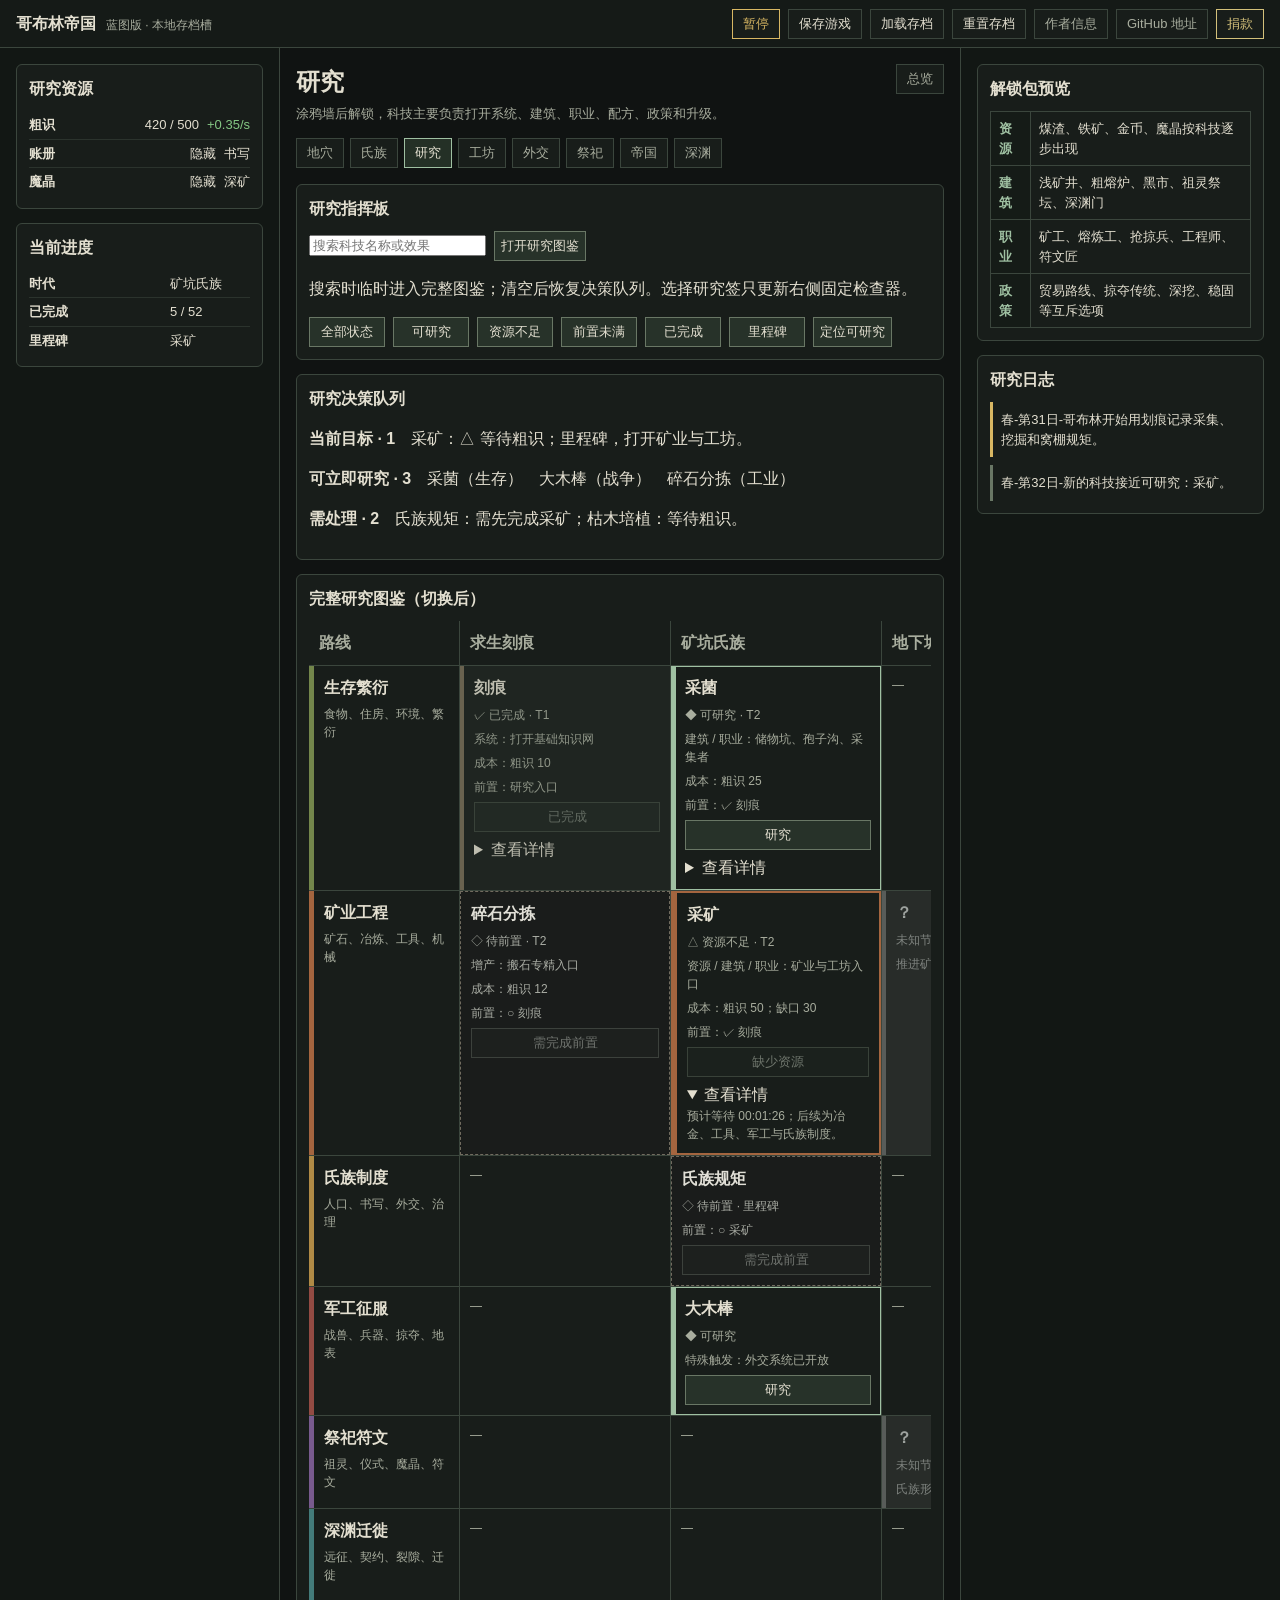
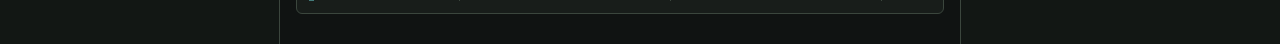
<file: 蓝图/03-research.html>
<!doctype html>
<html lang="zh-CN">
<head>
    <meta charset="utf-8">
    <meta name="viewport" content="width=device-width, initial-scale=1">
    <title>研究界面蓝图</title>
    <link rel="stylesheet" href="blueprint.css">
</head>
<body>
    <!-- 研究页：以六条路线泳道和四个时代列呈现可规划、可追踪的科技图谱。 -->
    <header class="global-topbar" aria-label="全局工具栏">
        <div class="brand-mark">
            <strong>哥布林帝国</strong>
            <span>蓝图版 · 本地存档槽</span>
        </div>
        <nav class="topbar-actions" aria-label="时间控制、存档与项目信息">
            <button class="topbar-button pause-toggle" type="button" aria-pressed="false">暂停</button>
            <button class="topbar-button" type="button">保存游戏</button>
            <button class="topbar-button" type="button">加载存档</button>
            <button class="topbar-button" type="button">重置存档</button>
            <a class="topbar-link" href="index.html#author-info">作者信息</a>
            <a class="topbar-link" href="https://github.com/pokemonchw/goblin_empire" target="_blank" rel="noreferrer">GitHub 地址</a>
            <a class="topbar-link important" href="https://ifdian.net/a/byayoi" target="_blank" rel="noreferrer">捐款</a>
        </nav>
    </header>
    <div class="shell">
        <aside class="left-rail">
            <div class="section">
                <h2>研究资源</h2>
                <div class="resource-row"><strong>粗识</strong><span>420 / 500</span><span class="positive">+0.35/s</span></div>
                <div class="resource-row"><strong>账册</strong><span>隐藏</span><span>书写</span></div>
                <div class="resource-row"><strong>魔晶</strong><span>隐藏</span><span>深矿</span></div>
            </div>
            <div class="section">
                <h2>当前进度</h2>
                <div class="compact-row"><strong>时代</strong><span>矿坑氏族</span></div>
                <div class="compact-row"><strong>已完成</strong><span>5 / 52</span></div>
                <div class="compact-row"><strong>里程碑</strong><span>采矿</span></div>
            </div>
        </aside>
        <main class="workspace">
            <div class="topline">
                <div class="title-block">
                    <h1>研究</h1>
                    <p>涂鸦墙后解锁，科技主要负责打开系统、建筑、职业、配方、政策和升级。</p>
                </div>
                <a class="tab" href="index.html">总览</a>
            </div>
            <nav class="tabs">
                <a class="tab" href="01-cavern.html">地穴</a>
                <a class="tab" href="02-clan.html">氏族</a>
                <a class="tab active" href="03-research.html">研究</a>
                <a class="tab" href="04-workshop.html">工坊</a>
                <a class="tab" href="05-diplomacy.html">外交</a>
                <a class="tab" href="06-ritual.html">祭祀</a>
                <a class="tab" href="07-empire.html">帝国</a>
                <a class="tab" href="08-abyss.html">深渊</a>
            </nav>
            <section class="section">
                <h2>研究指挥板</h2>
                <div class="control-row">
                    <input class="blueprint-search" type="search" placeholder="搜索科技名称或效果" aria-label="搜索科技">
                    <button class="btn">打开研究图鉴</button>
                </div>
                <p class="muted">搜索时临时进入完整图鉴；清空后恢复决策队列。选择研究签只更新右侧固定检查器。</p>
                <div class="control-row">
                    <button class="btn">全部状态</button>
                    <button class="btn">可研究</button>
                    <button class="btn">资源不足</button>
                    <button class="btn">前置未满</button>
                    <button class="btn">已完成</button>
                    <button class="btn">里程碑</button>
                    <button class="btn">定位可研究</button>
                </div>
            </section>
            <section class="section">
                <h2>研究决策队列</h2>
                <div class="research-route-tabs">
                    <p><strong>当前目标 · 1</strong>　采矿：△ 等待粗识；里程碑，打开矿业与工坊。</p>
                    <p><strong>可立即研究 · 3</strong>　采菌（生存）　大木棒（战争）　碎石分拣（工业）</p>
                    <p><strong>需处理 · 2</strong>　氏族规矩：需先完成采矿；枯木培植：等待粗识。</p>
                </div>
            </section>
            <section class="section">
                <h2>完整研究图鉴（切换后）</h2>
                <div class="research-blueprint-grid">
                    <div class="research-era-head">路线</div><div class="research-era-head">求生刻痕</div><div class="research-era-head">矿坑氏族</div><div class="research-era-head">地下城邦</div><div class="research-era-head">深渊帝国</div>
                    <div class="research-route-head route-survival"><strong>生存繁衍</strong><span>食物、住房、环境、繁衍</span></div>
                    <article class="research-node done"><strong>刻痕</strong><span>✓ 已完成 · T1</span><p>系统：打开基础知识网</p><p>成本：粗识 10</p><p>前置：研究入口</p><button class="btn" disabled>已完成</button><details><summary>查看详情</summary><p>后续：采集专精、采菌、挖掘、窝棚与采矿。</p></details></article>
                    <article class="research-node available"><strong>采菌</strong><span>◆ 可研究 · T2</span><p>建筑 / 职业：储物坑、孢子沟、采集者</p><p>成本：粗识 25</p><p>前置：✓ 刻痕</p><button class="btn">研究</button><details><summary>查看详情</summary><p>食物净产出不足时优先建立采集职业。</p></details></article>
                    <div class="research-empty">—</div><div class="research-empty">—</div>
                    <div class="research-route-head route-industry"><strong>矿业工程</strong><span>矿石、冶炼、工具、机械</span></div>
                    <article class="research-node preview"><strong>碎石分拣</strong><span>◇ 待前置 · T2</span><p>增产：搬石专精入口</p><p>成本：粗识 12</p><p>前置：○ 刻痕</p><button class="btn" disabled>需完成前置</button></article>
                    <article class="research-node milestone"><strong>采矿</strong><span>△ 资源不足 · T2</span><p>资源 / 建筑 / 职业：矿业与工坊入口</p><p>成本：粗识 50；缺口 30</p><p>前置：✓ 刻痕</p><button class="btn" disabled>缺少资源</button><details open><summary>查看详情</summary><p>预计等待 00:01:26；后续为冶金、工具、军工与氏族制度。</p></details></article>
                    <article class="research-node unknown"><strong>？</strong><span>未知节点</span><p>推进矿业路线后揭示。</p></article><div class="research-empty">—</div>
                    <div class="research-route-head route-order"><strong>氏族制度</strong><span>人口、书写、外交、治理</span></div><div class="research-empty">—</div><article class="research-node preview"><strong>氏族规矩</strong><span>◇ 待前置 · 里程碑</span><p>前置：○ 采矿</p><button class="btn" disabled>需完成前置</button></article><div class="research-empty">—</div><div class="research-empty">—</div>
                    <div class="research-route-head route-warfare"><strong>军工征服</strong><span>战兽、兵器、掠夺、地表</span></div><div class="research-empty">—</div><article class="research-node available"><strong>大木棒</strong><span>◆ 可研究</span><p>特殊触发：外交系统已开放</p><button class="btn">研究</button></article><div class="research-empty">—</div><div class="research-empty">—</div>
                    <div class="research-route-head route-mysticism"><strong>祭祀符文</strong><span>祖灵、仪式、魔晶、符文</span></div><div class="research-empty">—</div><div class="research-empty">—</div><article class="research-node unknown"><strong>？</strong><span>未知节点</span><p>氏族形成后揭示。</p></article><div class="research-empty">—</div>
                    <div class="research-route-head route-abyss"><strong>深渊迁徙</strong><span>远征、契约、裂隙、迁徙</span></div><div class="research-empty">—</div><div class="research-empty">—</div><div class="research-empty">—</div><article class="research-node unknown"><strong>？</strong><span>终局剪影</span><p>建立帝国后揭示。</p></article>
                </div>
            </section>
        </main>
        <aside class="right-rail">
            <div class="section">
                <h2>解锁包预览</h2>
                <table class="table">
                    <tbody>
                        <tr><th>资源</th><td>煤渣、铁矿、金币、魔晶按科技逐步出现</td></tr>
                        <tr><th>建筑</th><td>浅矿井、粗熔炉、黑市、祖灵祭坛、深渊门</td></tr>
                        <tr><th>职业</th><td>矿工、熔炼工、抢掠兵、工程师、符文匠</td></tr>
                        <tr><th>政策</th><td>贸易路线、掠夺传统、深挖、稳固等互斥选项</td></tr>
                    </tbody>
                </table>
            </div>
            <div class="section">
                <h2>研究日志</h2>
                <div class="log-list">
                    <div class="log important">春-第31日-哥布林开始用划痕记录采集、挖掘和窝棚规矩。</div>
                    <div class="log">春-第32日-新的科技接近可研究：采矿。</div>
                </div>
            </div>
        </aside>
    </div>
</body>
</html>
</file>
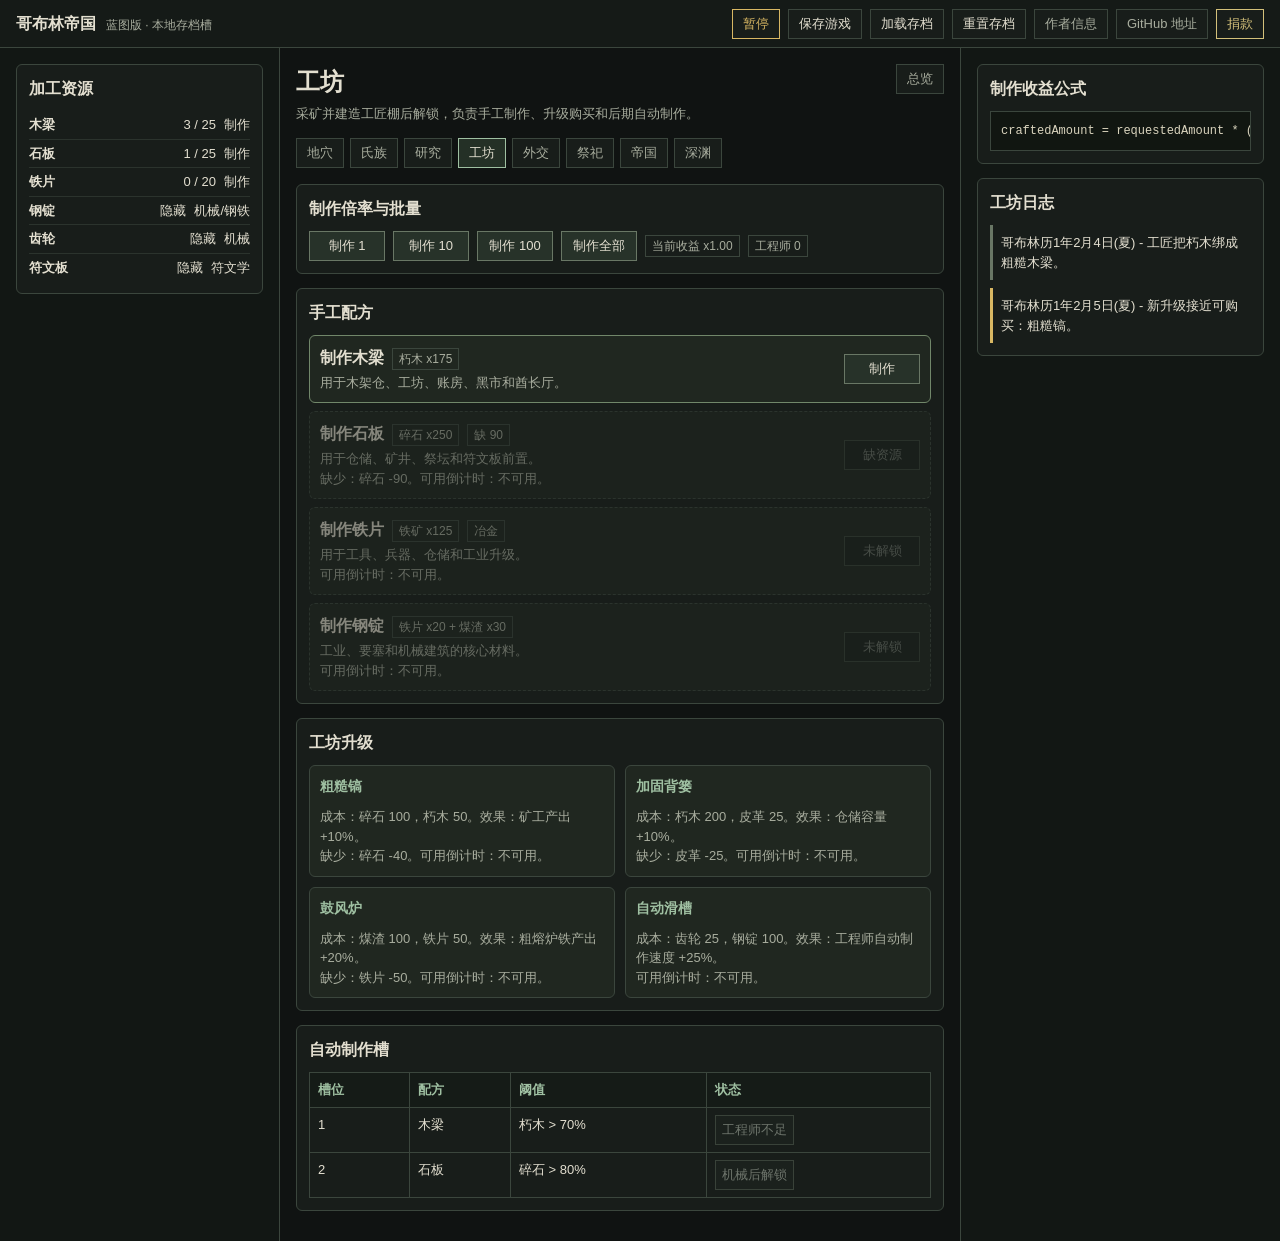
<file: 蓝图/04-workshop.html>
<!doctype html>
<html lang="zh-CN">
<head>
    <meta charset="utf-8">
    <meta name="viewport" content="width=device-width, initial-scale=1">
    <title>工坊界面蓝图</title>
    <link rel="stylesheet" href="blueprint.css">
</head>
<body>
    <!-- 工坊页：表现加工配方、工坊升级和工程师自动制作控制。 -->
    <header class="global-topbar" aria-label="全局工具栏">
        <div class="brand-mark">
            <strong>哥布林帝国</strong>
            <span>蓝图版 · 本地存档槽</span>
        </div>
        <nav class="topbar-actions" aria-label="时间控制、存档与项目信息">
            <button class="topbar-button pause-toggle" type="button" aria-pressed="false">暂停</button>
            <button class="topbar-button" type="button">保存游戏</button>
            <button class="topbar-button" type="button">加载存档</button>
            <button class="topbar-button" type="button">重置存档</button>
            <a class="topbar-link" href="index.html#author-info">作者信息</a>
            <a class="topbar-link" href="https://github.com/pokemonchw/goblin_empire" target="_blank" rel="noreferrer">GitHub 地址</a>
            <a class="topbar-link important" href="https://ifdian.net/a/byayoi" target="_blank" rel="noreferrer">捐款</a>
        </nav>
    </header>
    <div class="shell">
        <aside class="left-rail">
            <div class="section">
                <h2>加工资源</h2>
                <div class="resource-row"><strong>木梁</strong><span>3 / 25</span><span>制作</span></div>
                <div class="resource-row"><strong>石板</strong><span>1 / 25</span><span>制作</span></div>
                <div class="resource-row"><strong>铁片</strong><span>0 / 20</span><span>制作</span></div>
                <div class="resource-row"><strong>钢锭</strong><span>隐藏</span><span>机械/钢铁</span></div>
                <div class="resource-row"><strong>齿轮</strong><span>隐藏</span><span>机械</span></div>
                <div class="resource-row"><strong>符文板</strong><span>隐藏</span><span>符文学</span></div>
            </div>
        </aside>
        <main class="workspace">
            <div class="topline">
                <div class="title-block">
                    <h1>工坊</h1>
                    <p>采矿并建造工匠棚后解锁，负责手工制作、升级购买和后期自动制作。</p>
                </div>
                <a class="tab" href="index.html">总览</a>
            </div>
            <nav class="tabs">
                <a class="tab" href="01-cavern.html">地穴</a>
                <a class="tab" href="02-clan.html">氏族</a>
                <a class="tab" href="03-research.html">研究</a>
                <a class="tab active" href="04-workshop.html">工坊</a>
                <a class="tab" href="05-diplomacy.html">外交</a>
                <a class="tab" href="06-ritual.html">祭祀</a>
                <a class="tab" href="07-empire.html">帝国</a>
                <a class="tab" href="08-abyss.html">深渊</a>
            </nav>
            <section class="section">
                <h2>制作倍率与批量</h2>
                <div class="control-row">
                    <button class="btn">制作 1</button>
                    <button class="btn">制作 10</button>
                    <button class="btn">制作 100</button>
                    <button class="btn">制作全部</button>
                    <span class="tag">当前收益 x1.00</span>
                    <span class="tag">工程师 0</span>
                </div>
            </section>
            <section class="section">
                <h2>手工配方</h2>
                <div class="button-list">
                    <div class="action affordable">
                        <div><div class="action-title">制作木梁 <span>朽木 x175</span></div><p>用于木架仓、工坊、账房、黑市和酋长厅。</p></div>
                        <button class="btn">制作</button>
                    </div>
                    <div class="action locked">
                        <div><div class="action-title">制作石板 <span>碎石 x250</span><span>缺 90</span></div><p>用于仓储、矿井、祭坛和符文板前置。</p><p>缺少：碎石 -90。可用倒计时：不可用。</p></div>
                        <button class="btn" disabled>缺资源</button>
                    </div>
                    <div class="action locked">
                        <div><div class="action-title">制作铁片 <span>铁矿 x125</span><span>冶金</span></div><p>用于工具、兵器、仓储和工业升级。</p><p>可用倒计时：不可用。</p></div>
                        <button class="btn" disabled>未解锁</button>
                    </div>
                    <div class="action locked">
                        <div><div class="action-title">制作钢锭 <span>铁片 x20 + 煤渣 x30</span></div><p>工业、要塞和机械建筑的核心材料。</p><p>可用倒计时：不可用。</p></div>
                        <button class="btn" disabled>未解锁</button>
                    </div>
                </div>
            </section>
            <section class="section">
                <h2>工坊升级</h2>
                <div class="grid-2">
                    <div class="card"><h3>粗糙镐</h3><p>成本：碎石 100，朽木 50。效果：矿工产出 +10%。</p><p>缺少：碎石 -40。可用倒计时：不可用。</p></div>
                    <div class="card"><h3>加固背篓</h3><p>成本：朽木 200，皮革 25。效果：仓储容量 +10%。</p><p>缺少：皮革 -25。可用倒计时：不可用。</p></div>
                    <div class="card"><h3>鼓风炉</h3><p>成本：煤渣 100，铁片 50。效果：粗熔炉铁产出 +20%。</p><p>缺少：铁片 -50。可用倒计时：不可用。</p></div>
                    <div class="card"><h3>自动滑槽</h3><p>成本：齿轮 25，钢锭 100。效果：工程师自动制作速度 +25%。</p><p>可用倒计时：不可用。</p></div>
                </div>
            </section>
            <section class="section">
                <h2>自动制作槽</h2>
                <table class="table">
                    <thead><tr><th>槽位</th><th>配方</th><th>阈值</th><th>状态</th></tr></thead>
                    <tbody>
                        <tr><td>1</td><td>木梁</td><td>朽木 &gt; 70%</td><td><button class="btn disabled">工程师不足</button></td></tr>
                        <tr><td>2</td><td>石板</td><td>碎石 &gt; 80%</td><td><button class="btn disabled">机械后解锁</button></td></tr>
                    </tbody>
                </table>
            </section>
        </main>
        <aside class="right-rail">
            <div class="section">
                <h2>制作收益公式</h2>
                <pre class="formula">craftedAmount = requestedAmount * (1 + craftRatio + tierCraftRatio + leaderCraftRatio)</pre>
            </div>
            <div class="section">
                <h2>工坊日志</h2>
                <div class="log-list">
                    <div class="log">哥布林历1年2月4日(夏) - 工匠把朽木绑成粗糙木梁。</div>
                    <div class="log important">哥布林历1年2月5日(夏) - 新升级接近可购买：粗糙镐。</div>
                </div>
            </div>
        </aside>
    </div>
</body>
</html>
</file>
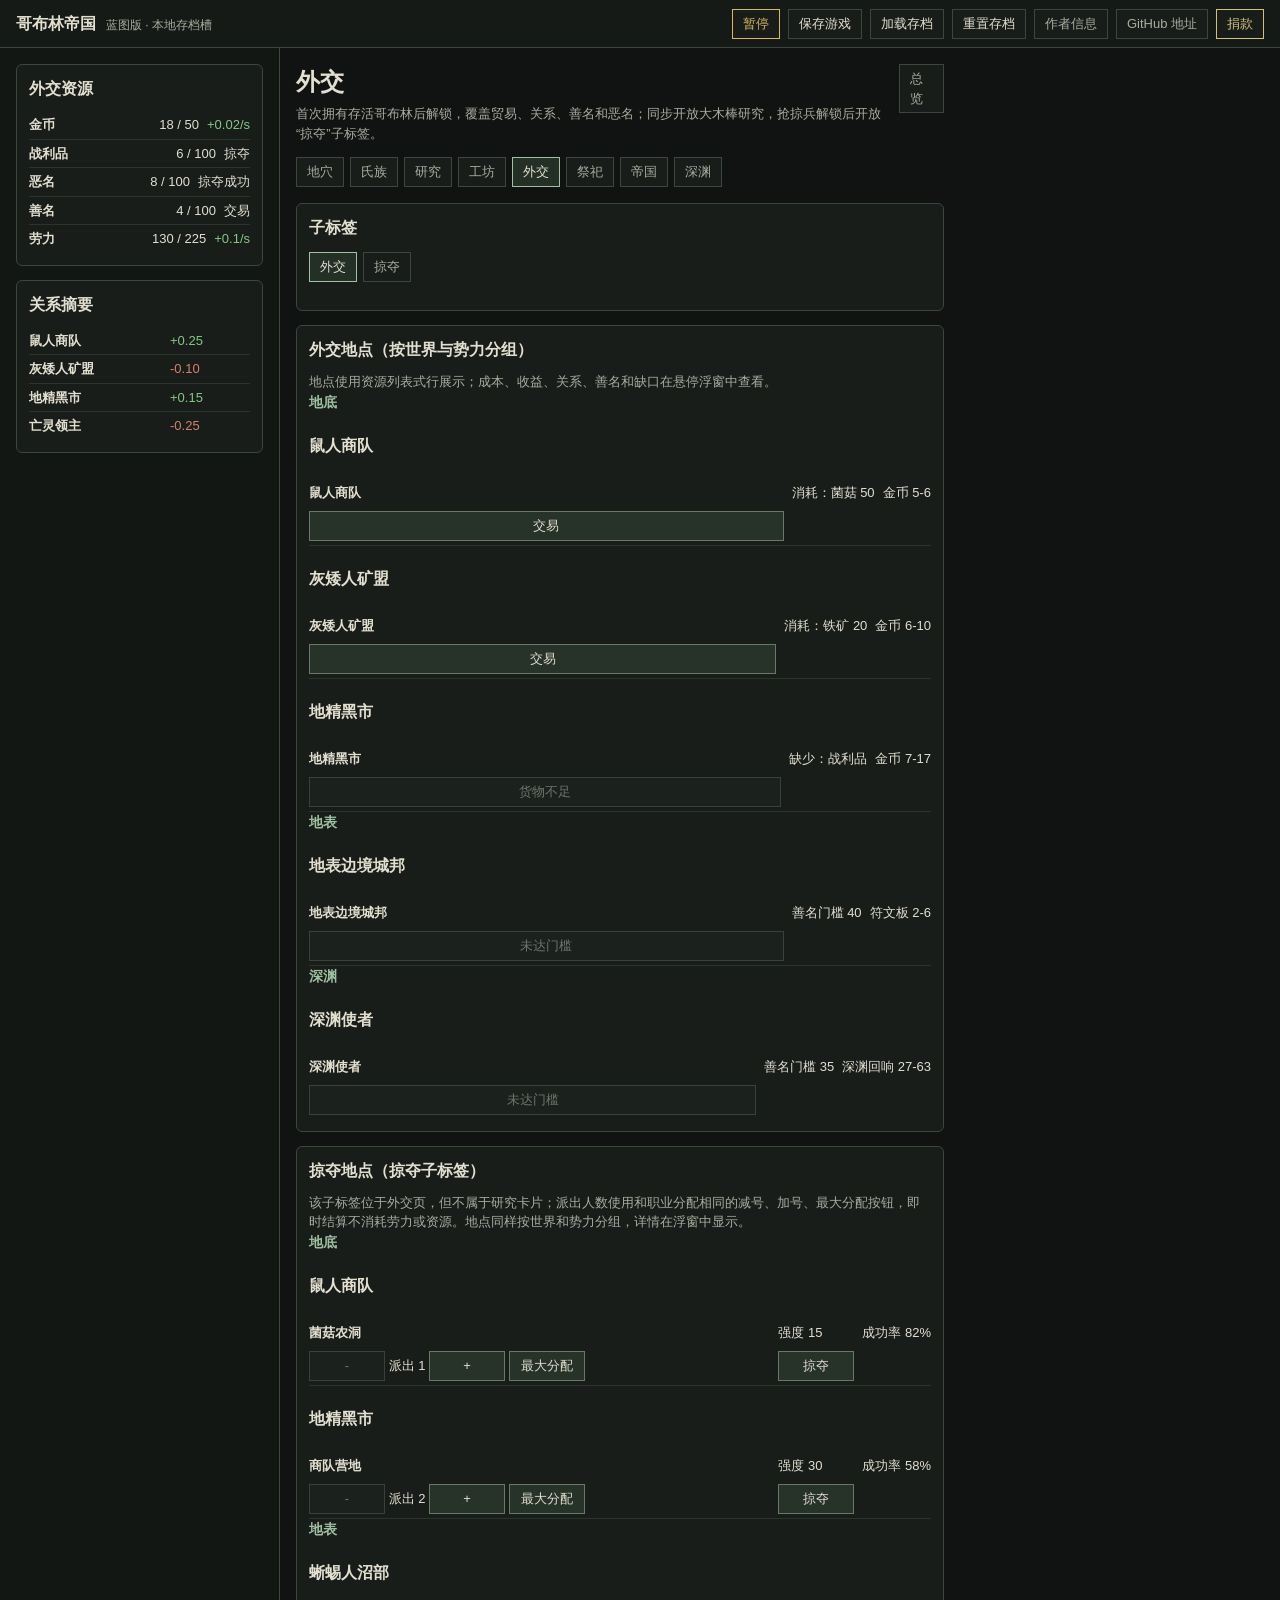
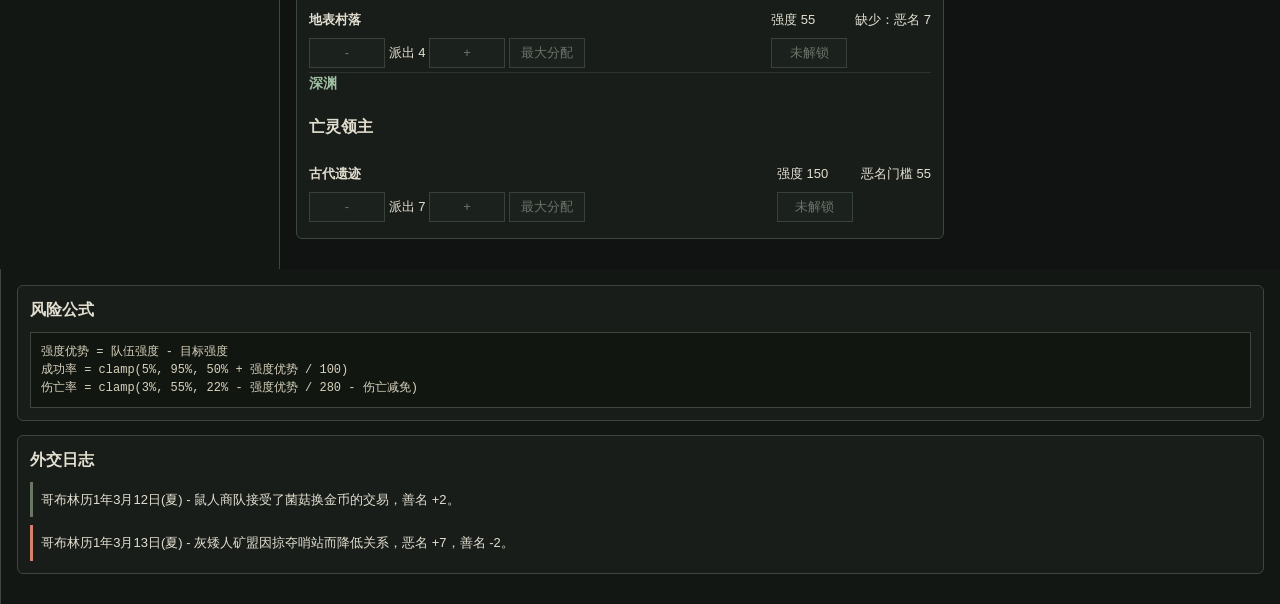
<file: 蓝图/05-diplomacy.html>
<!doctype html>
<html lang="zh-CN">
<head>
    <meta charset="utf-8">
    <meta name="viewport" content="width=device-width, initial-scale=1">
    <title>外交界面蓝图</title>
    <link rel="stylesheet" href="blueprint.css">
</head>
<body>
            <!-- 外交页：表现贸易、关系和战斗职业解锁后的掠夺子标签；俘虏处置保留在氏族页。 -->
    <header class="global-topbar" aria-label="全局工具栏">
        <div class="brand-mark">
            <strong>哥布林帝国</strong>
            <span>蓝图版 · 本地存档槽</span>
        </div>
        <nav class="topbar-actions" aria-label="时间控制、存档与项目信息">
            <button class="topbar-button pause-toggle" type="button" aria-pressed="false">暂停</button>
            <button class="topbar-button" type="button">保存游戏</button>
            <button class="topbar-button" type="button">加载存档</button>
            <button class="topbar-button" type="button">重置存档</button>
            <a class="topbar-link" href="index.html#author-info">作者信息</a>
            <a class="topbar-link" href="https://github.com/pokemonchw/goblin_empire" target="_blank" rel="noreferrer">GitHub 地址</a>
            <a class="topbar-link important" href="https://ifdian.net/a/byayoi" target="_blank" rel="noreferrer">捐款</a>
        </nav>
    </header>
    <div class="shell">
        <aside class="left-rail">
            <div class="section">
                <h2>外交资源</h2>
                <div class="resource-row"><strong>金币</strong><span>18 / 50</span><span class="positive">+0.02/s</span></div>
                <div class="resource-row"><strong>战利品</strong><span>6 / 100</span><span>掠夺</span></div>
                <div class="resource-row"><strong>恶名</strong><span>8 / 100</span><span>掠夺成功</span></div>
                <div class="resource-row"><strong>善名</strong><span>4 / 100</span><span>交易</span></div>
                <div class="resource-row"><strong>劳力</strong><span>130 / 225</span><span class="positive">+0.1/s</span></div>
            </div>
            <div class="section">
                <h2>关系摘要</h2>
                <div class="compact-row"><strong>鼠人商队</strong><span class="positive">+0.25</span></div>
                <div class="compact-row"><strong>灰矮人矿盟</strong><span class="negative">-0.10</span></div>
                <div class="compact-row"><strong>地精黑市</strong><span class="positive">+0.15</span></div>
                <div class="compact-row"><strong>亡灵领主</strong><span class="negative">-0.25</span></div>
            </div>
        </aside>
        <div class="workspace">
            <div class="topline">
                <div class="title-block">
                    <h1>外交</h1>
                <p>首次拥有存活哥布林后解锁，覆盖贸易、关系、善名和恶名；同步开放大木棒研究，抢掠兵解锁后开放“掠夺”子标签。</p>
                </div>
                <a class="tab" href="index.html">总览</a>
            </div>
            <nav class="tabs">
                <a class="tab" href="01-cavern.html">地穴</a>
                <a class="tab" href="02-clan.html">氏族</a>
                <a class="tab" href="03-research.html">研究</a>
                <a class="tab" href="04-workshop.html">工坊</a>
                <a class="tab active" href="05-diplomacy.html">外交</a>
                <a class="tab" href="06-ritual.html">祭祀</a>
                <a class="tab" href="07-empire.html">帝国</a>
                <a class="tab" href="08-abyss.html">深渊</a>
            </nav>
            <section class="section">
                <h2>子标签</h2>
                <div class="tabs" aria-label="外交子标签">
                    <button class="tab active" type="button">外交</button>
                    <button class="tab" type="button">掠夺</button>
                </div>
            </section>
            <section class="section">
                <h2>外交地点（按世界与势力分组）</h2>
                <p class="note">地点使用资源列表式行展示；成本、收益、关系、善名和缺口在悬停浮窗中查看。</p>
                <h3>地底</h3>
                <h4>鼠人商队</h4>
                <div class="resource-row has-tooltip"><strong>鼠人商队</strong><span>消耗：菌菇 50</span><span>金币 5-6</span><button class="btn">交易</button>
                    <div class="resource-tooltip"><h4>鼠人商队</h4><dl><div><dt>说明</dt><dd>早期金币来源，适合把富余菌菇换成货币。</dd></div><div><dt>关系</dt><dd>+0.25，交易成功关系 +2。</dd></div><div><dt>善名</dt><dd>门槛 0，成功 +2。</dd></div><div><dt>成功率</dt><dd>100%；收益受 ±25% 波动。</dd></div></dl></div>
                </div>
                <h4>灰矮人矿盟</h4>
                <div class="resource-row has-tooltip"><strong>灰矮人矿盟</strong><span>消耗：铁矿 20</span><span>金币 6-10</span><button class="btn">交易</button>
                    <div class="resource-tooltip"><h4>灰矮人矿盟</h4><dl><div><dt>说明</dt><dd>矿业贸易对象，把铁矿换成城邦货币。</dd></div><div><dt>关系</dt><dd>-0.10，交易成功关系 +2。</dd></div><div><dt>善名</dt><dd>门槛 0，成功 +2。</dd></div><div><dt>成功率</dt><dd>100%；收益受 ±20% 波动。</dd></div></dl></div>
                </div>
                <h4>地精黑市</h4>
                <div class="resource-row has-tooltip"><strong>地精黑市</strong><span>缺少：战利品</span><span>金币 7-17</span><button class="btn disabled" disabled>货物不足</button>
                    <div class="resource-tooltip"><h4>地精黑市</h4><dl><div><dt>说明</dt><dd>用战利品换金币，高波动高回报。</dd></div><div><dt>消耗</dt><dd>战利品 5。</dd></div><div><dt>善名</dt><dd>门槛 5，当前 4，成功 +1。</dd></div><div><dt>缺少</dt><dd>战利品和善名；倒计时不可用。</dd></div></dl></div>
                </div>
                <h3>地表</h3>
                <h4>地表边境城邦</h4>
                <div class="resource-row has-tooltip"><strong>地表边境城邦</strong><span>善名门槛 40</span><span>符文板 2-6</span><button class="btn disabled" disabled>未达门槛</button>
                    <div class="resource-tooltip"><h4>地表边境城邦</h4><dl><div><dt>说明</dt><dd>后期外交网络，出售符文板并要求较高善名。</dd></div><div><dt>消耗</dt><dd>金币 60，战利品 20。</dd></div><div><dt>关系</dt><dd>成功关系 +1，善名 +3。</dd></div></dl></div>
                </div>
                <h3>深渊</h3>
                <h4>深渊使者</h4>
                <div class="resource-row has-tooltip"><strong>深渊使者</strong><span>善名门槛 35</span><span>深渊回响 27-63</span><button class="btn disabled" disabled>未达门槛</button>
                    <div class="resource-tooltip"><h4>深渊使者</h4><dl><div><dt>说明</dt><dd>深渊资源贸易入口，成本高且依赖魔晶与黑铁。</dd></div><div><dt>消耗</dt><dd>黑铁 20，魔晶 10。</dd></div><div><dt>收益</dt><dd>深渊回响 45 ±40%。</dd></div></dl></div>
                </div>
            </section>
            <section class="section">
                <h2>掠夺地点（掠夺子标签）</h2>
                <p class="note">该子标签位于外交页，但不属于研究卡片；派出人数使用和职业分配相同的减号、加号、最大分配按钮，即时结算不消耗劳力或资源。地点同样按世界和势力分组，详情在浮窗中显示。</p>
                <h3>地底</h3>
                <h4>鼠人商队</h4>
                <div class="resource-row has-tooltip"><strong>菌菇农洞</strong><span>强度 15</span><span>成功率 82%</span><span><button class="btn" disabled>-</button> 派出 1 <button class="btn">+</button> <button class="btn">最大分配</button></span><button class="btn">掠夺</button>
                    <div class="resource-tooltip"><h4>菌菇农洞</h4><dl><div><dt>势力</dt><dd>鼠人商队</dd></div><div><dt>队伍</dt><dd>最低 1，可派出 3，目标强度 15。</dd></div><div><dt>风险</dt><dd>伤亡概率 12%，死亡概率 3%，报复可能 8%。</dd></div><div><dt>收益</dt><dd>菌菇 120，战利品 3；成功恶名 +3、善名 -1。</dd></div><div><dt>战兽</dt><dd>可能捕获洞穴疣猪、孢子猎犬或泥沼巨蜥，捕获率 18%。</dd></div></dl></div>
                </div>
                <h4>地精黑市</h4>
                <div class="resource-row has-tooltip"><strong>商队营地</strong><span>强度 30</span><span>成功率 58%</span><span><button class="btn" disabled>-</button> 派出 2 <button class="btn">+</button> <button class="btn">最大分配</button></span><button class="btn">掠夺</button>
                    <div class="resource-tooltip"><h4>商队营地</h4><dl><div><dt>势力</dt><dd>地精黑市</dd></div><div><dt>队伍</dt><dd>最低 2，可派出 3，目标强度 30。</dd></div><div><dt>风险</dt><dd>伤亡概率 19%，死亡概率 5%，关系下降 12。</dd></div><div><dt>收益</dt><dd>金币 20，战利品 8；可能获得账房或工匠俘虏。</dd></div><div><dt>战兽</dt><dd>可能捕获孢子猎犬或洞穴疣猪，捕获率 12%。</dd></div></dl></div>
                </div>
                <h3>地表</h3>
                <h4>蜥蜴人沼部</h4>
                <div class="resource-row has-tooltip"><strong>地表村落</strong><span>强度 55</span><span>缺少：恶名 7</span><span><button class="btn" disabled>-</button> 派出 4 <button class="btn" disabled>+</button> <button class="btn" disabled>最大分配</button></span><button class="btn" disabled>未解锁</button>
                    <div class="resource-tooltip"><h4>地表村落</h4><dl><div><dt>势力</dt><dd>蜥蜴人沼部</dd></div><div><dt>门槛</dt><dd>恶名 15，当前 8。</dd></div><div><dt>风险</dt><dd>高风险，关系下降 20，报复可能随强度劣势提高。</dd></div><div><dt>收益</dt><dd>菌菇 200，皮革 20，战利品 18。</dd></div></dl></div>
                </div>
                <h3>深渊</h3>
                <h4>亡灵领主</h4>
                <div class="resource-row has-tooltip"><strong>古代遗迹</strong><span>强度 150</span><span>恶名门槛 55</span><span><button class="btn" disabled>-</button> 派出 7 <button class="btn" disabled>+</button> <button class="btn" disabled>最大分配</button></span><button class="btn" disabled>未解锁</button>
                    <div class="resource-tooltip"><h4>古代遗迹</h4><dl><div><dt>势力</dt><dd>亡灵领主</dd></div><div><dt>风险</dt><dd>终局高强度地点，关系下降 45，失败恶名 -8。</dd></div><div><dt>收益</dt><dd>魔晶 30，符文板 8，战利品 50；可能获得魔法或深渊倾向俘虏。</dd></div><div><dt>战兽</dt><dd>可能捕获深渊螳兽、石颚兽或战嚎座狼，捕获率 14%。</dd></div></dl></div>
                </div>
            </section>
                    </div>
                </div>
            </section>
        </div>
        <aside class="right-rail">
            <div class="section">
                <h2>风险公式</h2>
                <pre class="formula">强度优势 = 队伍强度 - 目标强度
成功率 = clamp(5%, 95%, 50% + 强度优势 / 100)
伤亡率 = clamp(3%, 55%, 22% - 强度优势 / 280 - 伤亡减免)</pre>
            </div>
            <div class="section">
                <h2>外交日志</h2>
                <div class="log-list">
                    <div class="log">哥布林历1年3月12日(夏) - 鼠人商队接受了菌菇换金币的交易，善名 +2。</div>
                    <div class="log alert">哥布林历1年3月13日(夏) - 灰矮人矿盟因掠夺哨站而降低关系，恶名 +7，善名 -2。</div>
                </div>
            </div>
        </aside>
    </div>
</body>
</html>
</file>
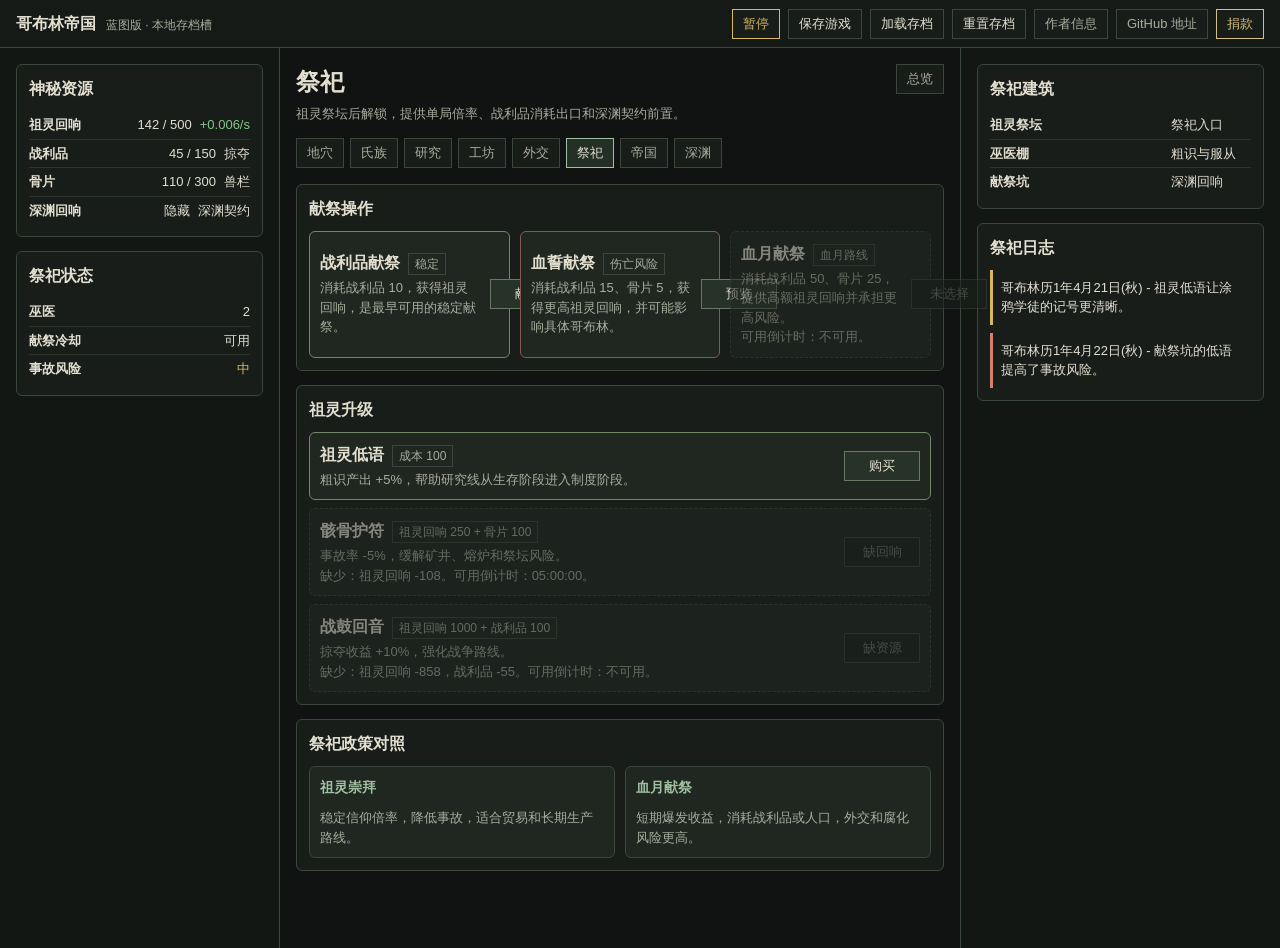
<file: 蓝图/06-ritual.html>
<!doctype html>
<html lang="zh-CN">
<head>
    <meta charset="utf-8">
    <meta name="viewport" content="width=device-width, initial-scale=1">
    <title>祭祀界面蓝图</title>
    <link rel="stylesheet" href="blueprint.css">
</head>
<body>
    <!-- 祭祀页：覆盖祖灵回响、巫医职业、献祭、祖灵升级和深渊前置风险。 -->
    <header class="global-topbar" aria-label="全局工具栏">
        <div class="brand-mark">
            <strong>哥布林帝国</strong>
            <span>蓝图版 · 本地存档槽</span>
        </div>
        <nav class="topbar-actions" aria-label="时间控制、存档与项目信息">
            <button class="topbar-button pause-toggle" type="button" aria-pressed="false">暂停</button>
            <button class="topbar-button" type="button">保存游戏</button>
            <button class="topbar-button" type="button">加载存档</button>
            <button class="topbar-button" type="button">重置存档</button>
            <a class="topbar-link" href="index.html#author-info">作者信息</a>
            <a class="topbar-link" href="https://github.com/pokemonchw/goblin_empire" target="_blank" rel="noreferrer">GitHub 地址</a>
            <a class="topbar-link important" href="https://ifdian.net/a/byayoi" target="_blank" rel="noreferrer">捐款</a>
        </nav>
    </header>
    <div class="shell">
        <aside class="left-rail">
            <div class="section">
                <h2>神秘资源</h2>
                <div class="resource-row"><strong>祖灵回响</strong><span>142 / 500</span><span class="positive">+0.006/s</span></div>
                <div class="resource-row"><strong>战利品</strong><span>45 / 150</span><span>掠夺</span></div>
                <div class="resource-row"><strong>骨片</strong><span>110 / 300</span><span>兽栏</span></div>
                <div class="resource-row"><strong>深渊回响</strong><span>隐藏</span><span>深渊契约</span></div>
            </div>
            <div class="section">
                <h2>祭祀状态</h2>
                <div class="status-row"><strong>巫医</strong><span>2</span></div>
                <div class="status-row"><strong>献祭冷却</strong><span>可用</span></div>
                <div class="status-row"><strong>事故风险</strong><span class="warning">中</span></div>
            </div>
        </aside>
        <main class="workspace">
            <div class="topline">
                <div class="title-block">
                    <h1>祭祀</h1>
                    <p>祖灵祭坛后解锁，提供单局倍率、战利品消耗出口和深渊契约前置。</p>
                </div>
                <a class="tab" href="index.html">总览</a>
            </div>
            <nav class="tabs">
                <a class="tab" href="01-cavern.html">地穴</a>
                <a class="tab" href="02-clan.html">氏族</a>
                <a class="tab" href="03-research.html">研究</a>
                <a class="tab" href="04-workshop.html">工坊</a>
                <a class="tab" href="05-diplomacy.html">外交</a>
                <a class="tab active" href="06-ritual.html">祭祀</a>
                <a class="tab" href="07-empire.html">帝国</a>
                <a class="tab" href="08-abyss.html">深渊</a>
            </nav>
            <section class="section">
                <h2>献祭操作</h2>
                <div class="grid-3">
                    <div class="action affordable">
                        <div><div class="action-title">战利品献祭 <span>稳定</span></div><p>消耗战利品 10，获得祖灵回响，是最早可用的稳定献祭。</p></div>
                        <button class="btn">献祭</button>
                    </div>
                    <div class="action danger">
                        <div><div class="action-title">血誓献祭 <span>伤亡风险</span></div><p>消耗战利品 15、骨片 5，获得更高祖灵回响，并可能影响具体哥布林。</p></div>
                        <button class="btn">预览</button>
                    </div>
                    <div class="action locked">
                        <div><div class="action-title">血月献祭 <span>血月路线</span></div><p>消耗战利品 50、骨片 25，提供高额祖灵回响并承担更高风险。</p><p>可用倒计时：不可用。</p></div>
                        <button class="btn" disabled>未选择</button>
                    </div>
                </div>
            </section>
            <section class="section">
                <h2>祖灵升级</h2>
                <div class="button-list">
                    <div class="action affordable">
                        <div><div class="action-title">祖灵低语 <span>成本 100</span></div><p>粗识产出 +5%，帮助研究线从生存阶段进入制度阶段。</p></div>
                        <button class="btn">购买</button>
                    </div>
                    <div class="action locked">
                        <div><div class="action-title">骸骨护符 <span>祖灵回响 250 + 骨片 100</span></div><p>事故率 -5%，缓解矿井、熔炉和祭坛风险。</p><p>缺少：祖灵回响 -108。可用倒计时：05:00:00。</p></div>
                        <button class="btn" disabled>缺回响</button>
                    </div>
                    <div class="action locked">
                        <div><div class="action-title">战鼓回音 <span>祖灵回响 1000 + 战利品 100</span></div><p>掠夺收益 +10%，强化战争路线。</p><p>缺少：祖灵回响 -858，战利品 -55。可用倒计时：不可用。</p></div>
                        <button class="btn" disabled>缺资源</button>
                    </div>
                </div>
            </section>
            <section class="section">
                <h2>祭祀政策对照</h2>
                <div class="grid-2">
                    <div class="card"><h3>祖灵崇拜</h3><p>稳定信仰倍率，降低事故，适合贸易和长期生产路线。</p></div>
                    <div class="card"><h3>血月献祭</h3><p>短期爆发收益，消耗战利品或人口，外交和腐化风险更高。</p></div>
                </div>
            </section>
        </main>
        <aside class="right-rail">
            <div class="section">
                <h2>祭祀建筑</h2>
                <div class="compact-row"><strong>祖灵祭坛</strong><span>祭祀入口</span></div>
                <div class="compact-row"><strong>巫医棚</strong><span>粗识与服从</span></div>
                <div class="compact-row"><strong>献祭坑</strong><span>深渊回响</span></div>
            </div>
            <div class="section">
                <h2>祭祀日志</h2>
                <div class="log-list">
                    <div class="log important">哥布林历1年4月21日(秋) - 祖灵低语让涂鸦学徒的记号更清晰。</div>
                    <div class="log alert">哥布林历1年4月22日(秋) - 献祭坑的低语提高了事故风险。</div>
                </div>
            </div>
        </aside>
    </div>
</body>
</html>
</file>
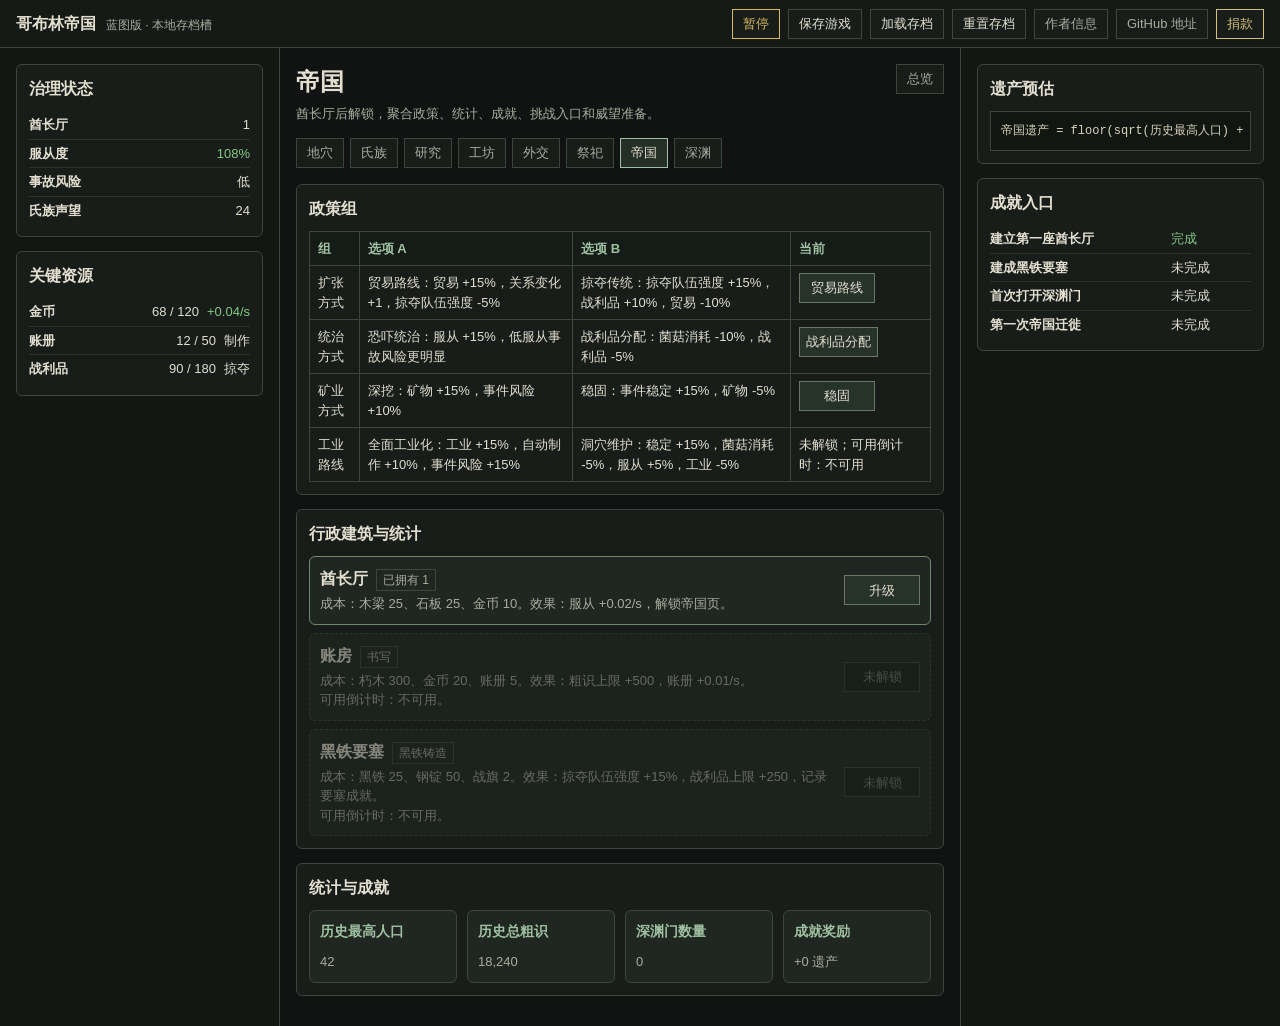
<file: 蓝图/07-empire.html>
<!doctype html>
<html lang="zh-CN">
<head>
    <meta charset="utf-8">
    <meta name="viewport" content="width=device-width, initial-scale=1">
    <title>帝国界面蓝图</title>
    <link rel="stylesheet" href="blueprint.css">
</head>
<body>
    <!-- 帝国页：承载政策、统计、成就、挑战入口和威望前置，不处理具体重置执行。 -->
    <header class="global-topbar" aria-label="全局工具栏">
        <div class="brand-mark">
            <strong>哥布林帝国</strong>
            <span>蓝图版 · 本地存档槽</span>
        </div>
        <nav class="topbar-actions" aria-label="时间控制、存档与项目信息">
            <button class="topbar-button pause-toggle" type="button" aria-pressed="false">暂停</button>
            <button class="topbar-button" type="button">保存游戏</button>
            <button class="topbar-button" type="button">加载存档</button>
            <button class="topbar-button" type="button">重置存档</button>
            <a class="topbar-link" href="index.html#author-info">作者信息</a>
            <a class="topbar-link" href="https://github.com/pokemonchw/goblin_empire" target="_blank" rel="noreferrer">GitHub 地址</a>
            <a class="topbar-link important" href="https://ifdian.net/a/byayoi" target="_blank" rel="noreferrer">捐款</a>
        </nav>
    </header>
    <div class="shell">
        <aside class="left-rail">
            <div class="section">
                <h2>治理状态</h2>
                <div class="status-row"><strong>酋长厅</strong><span>1</span></div>
                <div class="status-row"><strong>服从度</strong><span class="positive">108%</span></div>
                <div class="status-row"><strong>事故风险</strong><span>低</span></div>
                <div class="status-row"><strong>氏族声望</strong><span>24</span></div>
            </div>
            <div class="section">
                <h2>关键资源</h2>
                <div class="resource-row"><strong>金币</strong><span>68 / 120</span><span class="positive">+0.04/s</span></div>
                <div class="resource-row"><strong>账册</strong><span>12 / 50</span><span>制作</span></div>
                <div class="resource-row"><strong>战利品</strong><span>90 / 180</span><span>掠夺</span></div>
            </div>
        </aside>
        <main class="workspace">
            <div class="topline">
                <div class="title-block">
                    <h1>帝国</h1>
                    <p>酋长厅后解锁，聚合政策、统计、成就、挑战入口和威望准备。</p>
                </div>
                <a class="tab" href="index.html">总览</a>
            </div>
            <nav class="tabs">
                <a class="tab" href="01-cavern.html">地穴</a>
                <a class="tab" href="02-clan.html">氏族</a>
                <a class="tab" href="03-research.html">研究</a>
                <a class="tab" href="04-workshop.html">工坊</a>
                <a class="tab" href="05-diplomacy.html">外交</a>
                <a class="tab" href="06-ritual.html">祭祀</a>
                <a class="tab active" href="07-empire.html">帝国</a>
                <a class="tab" href="08-abyss.html">深渊</a>
            </nav>
            <section class="section">
                <h2>政策组</h2>
                <table class="table">
                    <thead><tr><th>组</th><th>选项 A</th><th>选项 B</th><th>当前</th></tr></thead>
                    <tbody>
                        <tr><td>扩张方式</td><td>贸易路线：贸易 +15%，关系变化 +1，掠夺队伍强度 -5%</td><td>掠夺传统：掠夺队伍强度 +15%，战利品 +10%，贸易 -10%</td><td><button class="btn">贸易路线</button></td></tr>
                        <tr><td>统治方式</td><td>恐吓统治：服从 +15%，低服从事故风险更明显</td><td>战利品分配：菌菇消耗 -10%，战利品 -5%</td><td><button class="btn">战利品分配</button></td></tr>
                        <tr><td>矿业方式</td><td>深挖：矿物 +15%，事件风险 +10%</td><td>稳固：事件稳定 +15%，矿物 -5%</td><td><button class="btn">稳固</button></td></tr>
                        <tr><td>工业路线</td><td>全面工业化：工业 +15%，自动制作 +10%，事件风险 +15%</td><td>洞穴维护：稳定 +15%，菌菇消耗 -5%，服从 +5%，工业 -5%</td><td>未解锁；可用倒计时：不可用</td></tr>
                    </tbody>
                </table>
            </section>
            <section class="section">
                <h2>行政建筑与统计</h2>
                <div class="button-list">
                    <div class="action affordable">
                        <div><div class="action-title">酋长厅 <span>已拥有 1</span></div><p>成本：木梁 25、石板 25、金币 10。效果：服从 +0.02/s，解锁帝国页。</p></div>
                        <button class="btn">升级</button>
                    </div>
                    <div class="action locked">
                        <div><div class="action-title">账房 <span>书写</span></div><p>成本：朽木 300、金币 20、账册 5。效果：粗识上限 +500，账册 +0.01/s。</p><p>可用倒计时：不可用。</p></div>
                        <button class="btn" disabled>未解锁</button>
                    </div>
                    <div class="action locked">
                        <div><div class="action-title">黑铁要塞 <span>黑铁铸造</span></div><p>成本：黑铁 25、钢锭 50、战旗 2。效果：掠夺队伍强度 +15%，战利品上限 +250，记录要塞成就。</p><p>可用倒计时：不可用。</p></div>
                        <button class="btn" disabled>未解锁</button>
                    </div>
                </div>
            </section>
            <section class="section">
                <h2>统计与成就</h2>
                <div class="grid-4">
                    <div class="card"><h3>历史最高人口</h3><p>42</p></div>
                    <div class="card"><h3>历史总粗识</h3><p>18,240</p></div>
                    <div class="card"><h3>深渊门数量</h3><p>0</p></div>
                    <div class="card"><h3>成就奖励</h3><p>+0 遗产</p></div>
                </div>
            </section>
        </main>
        <aside class="right-rail">
            <div class="section">
                <h2>遗产预估</h2>
                <pre class="formula">帝国遗产 = floor(sqrt(历史最高人口) + log10(历史总粗识 + 1) * 3 + 深渊门数量 * 5 + 成就奖励)</pre>
            </div>
            <div class="section">
                <h2>成就入口</h2>
                <div class="compact-row"><strong>建立第一座酋长厅</strong><span class="positive">完成</span></div>
                <div class="compact-row"><strong>建成黑铁要塞</strong><span>未完成</span></div>
                <div class="compact-row"><strong>首次打开深渊门</strong><span>未完成</span></div>
                <div class="compact-row"><strong>第一次帝国迁徙</strong><span>未完成</span></div>
            </div>
        </aside>
    </div>
</body>
</html>
</file>
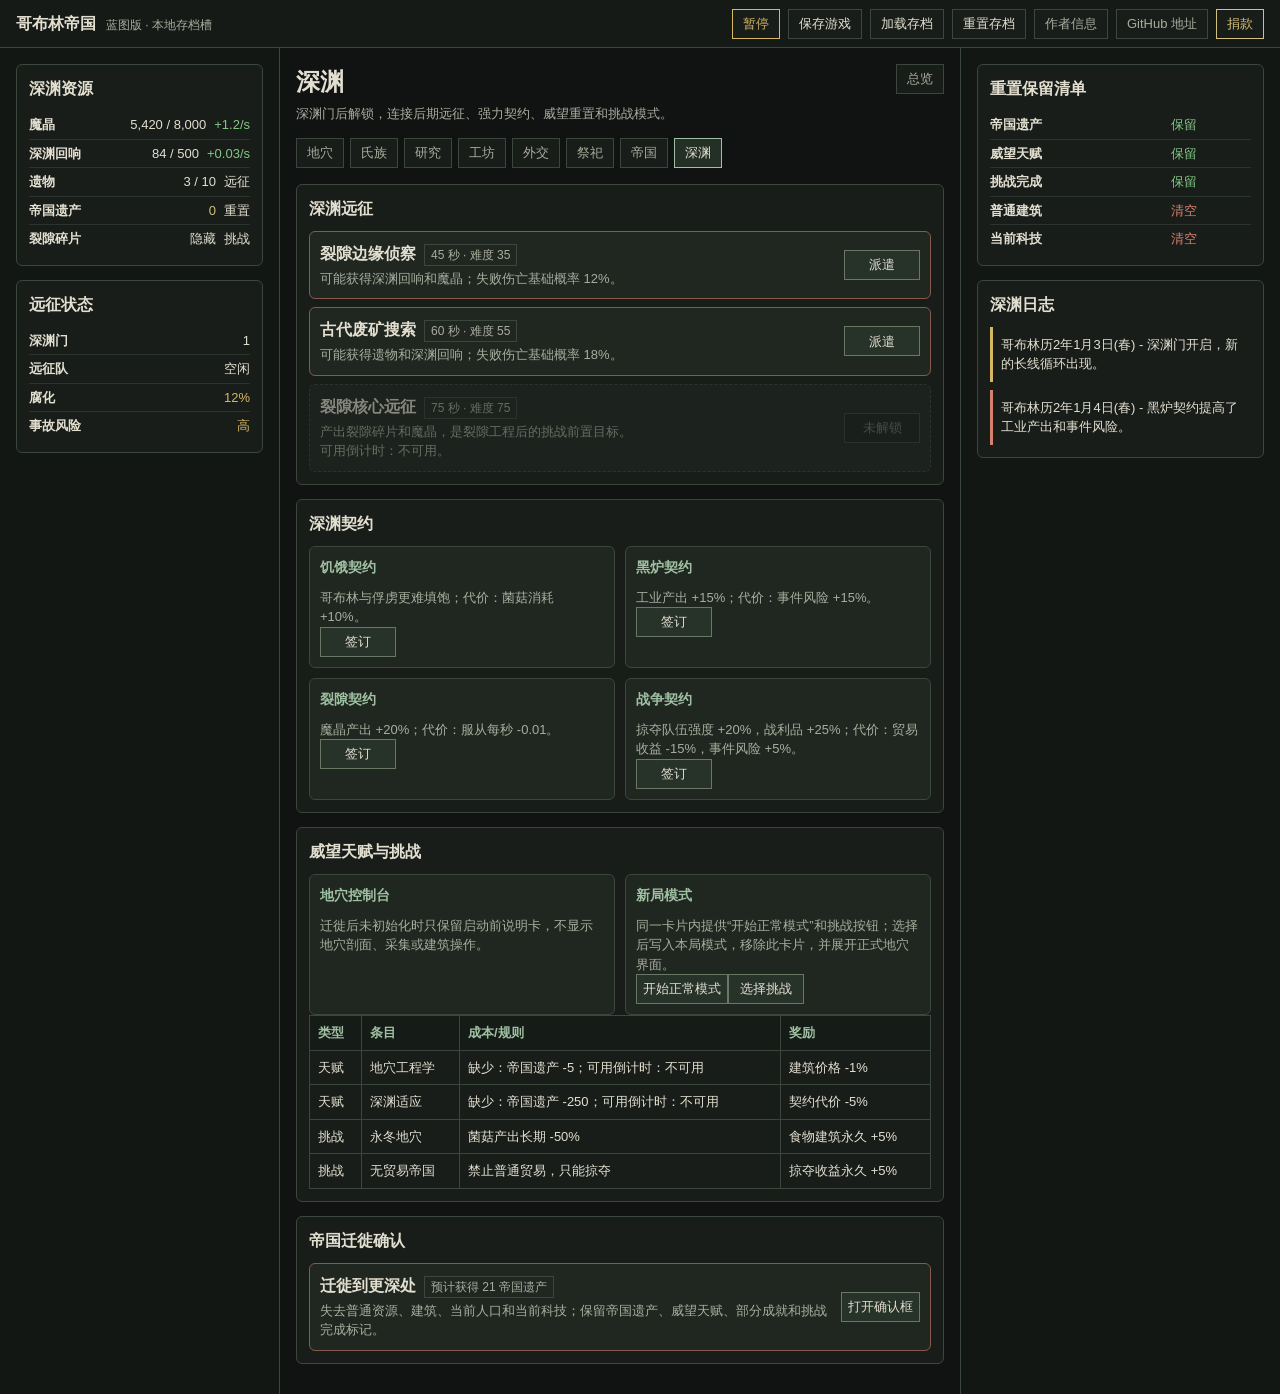
<file: 蓝图/08-abyss.html>
<!doctype html>
<html lang="zh-CN">
<head>
    <meta charset="utf-8">
    <meta name="viewport" content="width=device-width, initial-scale=1">
    <title>深渊界面蓝图</title>
    <link rel="stylesheet" href="blueprint.css">
</head>
<body>
    <!-- 深渊页：承载远征、契约、遗物、威望天赋、挑战和最终重置确认。 -->
    <header class="global-topbar" aria-label="全局工具栏">
        <div class="brand-mark">
            <strong>哥布林帝国</strong>
            <span>蓝图版 · 本地存档槽</span>
        </div>
        <nav class="topbar-actions" aria-label="时间控制、存档与项目信息">
            <button class="topbar-button pause-toggle" type="button" aria-pressed="false">暂停</button>
            <button class="topbar-button" type="button">保存游戏</button>
            <button class="topbar-button" type="button">加载存档</button>
            <button class="topbar-button" type="button">重置存档</button>
            <a class="topbar-link" href="index.html#author-info">作者信息</a>
            <a class="topbar-link" href="https://github.com/pokemonchw/goblin_empire" target="_blank" rel="noreferrer">GitHub 地址</a>
            <a class="topbar-link important" href="https://ifdian.net/a/byayoi" target="_blank" rel="noreferrer">捐款</a>
        </nav>
    </header>
    <div class="shell">
        <aside class="left-rail">
            <div class="section">
                <h2>深渊资源</h2>
                <div class="resource-row"><strong>魔晶</strong><span>5,420 / 8,000</span><span class="positive">+1.2/s</span></div>
                <div class="resource-row"><strong>深渊回响</strong><span>84 / 500</span><span class="positive">+0.03/s</span></div>
                <div class="resource-row"><strong>遗物</strong><span>3 / 10</span><span>远征</span></div>
                <div class="resource-row"><strong>帝国遗产</strong><span class="prestige">0</span><span>重置</span></div>
                <div class="resource-row"><strong>裂隙碎片</strong><span>隐藏</span><span>挑战</span></div>
            </div>
            <div class="section">
                <h2>远征状态</h2>
                <div class="status-row"><strong>深渊门</strong><span>1</span></div>
                <div class="status-row"><strong>远征队</strong><span>空闲</span></div>
                <div class="status-row"><strong>腐化</strong><span class="warning">12%</span></div>
                <div class="status-row"><strong>事故风险</strong><span class="warning">高</span></div>
            </div>
        </aside>
        <main class="workspace">
            <div class="topline">
                <div class="title-block">
                    <h1>深渊</h1>
                    <p>深渊门后解锁，连接后期远征、强力契约、威望重置和挑战模式。</p>
                </div>
                <a class="tab" href="index.html">总览</a>
            </div>
            <nav class="tabs">
                <a class="tab" href="01-cavern.html">地穴</a>
                <a class="tab" href="02-clan.html">氏族</a>
                <a class="tab" href="03-research.html">研究</a>
                <a class="tab" href="04-workshop.html">工坊</a>
                <a class="tab" href="05-diplomacy.html">外交</a>
                <a class="tab" href="06-ritual.html">祭祀</a>
                <a class="tab" href="07-empire.html">帝国</a>
                <a class="tab active" href="08-abyss.html">深渊</a>
            </nav>
            <section class="section">
                <h2>深渊远征</h2>
                <div class="button-list">
                    <div class="action danger">
                        <div><div class="action-title">裂隙边缘侦察 <span>45 秒 · 难度 35</span></div><p>可能获得深渊回响和魔晶；失败伤亡基础概率 12%。</p></div>
                        <button class="btn">派遣</button>
                    </div>
                    <div class="action danger">
                        <div><div class="action-title">古代废矿搜索 <span>60 秒 · 难度 55</span></div><p>可能获得遗物和深渊回响；失败伤亡基础概率 18%。</p></div>
                        <button class="btn">派遣</button>
                    </div>
                    <div class="action locked">
                        <div><div class="action-title">裂隙核心远征 <span>75 秒 · 难度 75</span></div><p>产出裂隙碎片和魔晶，是裂隙工程后的挑战前置目标。</p><p>可用倒计时：不可用。</p></div>
                        <button class="btn" disabled>未解锁</button>
                    </div>
                </div>
            </section>
            <section class="section">
                <h2>深渊契约</h2>
                <div class="grid-2">
                    <div class="card"><h3>饥饿契约</h3><p>哥布林与俘虏更难填饱；代价：菌菇消耗 +10%。</p><button class="btn">签订</button></div>
                    <div class="card"><h3>黑炉契约</h3><p>工业产出 +15%；代价：事件风险 +15%。</p><button class="btn">签订</button></div>
                    <div class="card"><h3>裂隙契约</h3><p>魔晶产出 +20%；代价：服从每秒 -0.01。</p><button class="btn">签订</button></div>
                    <div class="card"><h3>战争契约</h3><p>掠夺队伍强度 +20%，战利品 +25%；代价：贸易收益 -15%，事件风险 +5%。</p><button class="btn">签订</button></div>
                </div>
            </section>
            <section class="section">
                <h2>威望天赋与挑战</h2>
                <div class="grid-2">
                    <div class="card"><h3>地穴控制台</h3><p>迁徙后未初始化时只保留启动前说明卡，不显示地穴剖面、采集或建筑操作。</p></div>
                    <div class="card"><h3>新局模式</h3><p>同一卡片内提供“开始正常模式”和挑战按钮；选择后写入本局模式，移除此卡片，并展开正式地穴界面。</p><button class="btn">开始正常模式</button><button class="btn">选择挑战</button></div>
                </div>
                <table class="table">
                    <thead><tr><th>类型</th><th>条目</th><th>成本/规则</th><th>奖励</th></tr></thead>
                    <tbody>
                        <tr><td>天赋</td><td>地穴工程学</td><td>缺少：帝国遗产 -5；可用倒计时：不可用</td><td>建筑价格 -1%</td></tr>
                        <tr><td>天赋</td><td>深渊适应</td><td>缺少：帝国遗产 -250；可用倒计时：不可用</td><td>契约代价 -5%</td></tr>
                        <tr><td>挑战</td><td>永冬地穴</td><td>菌菇产出长期 -50%</td><td>食物建筑永久 +5%</td></tr>
                        <tr><td>挑战</td><td>无贸易帝国</td><td>禁止普通贸易，只能掠夺</td><td>掠夺收益永久 +5%</td></tr>
                    </tbody>
                </table>
            </section>
            <section class="section">
                <h2>帝国迁徙确认</h2>
                <div class="action danger">
                    <div>
                        <div class="action-title">迁徙到更深处 <span>预计获得 21 帝国遗产</span></div>
                        <p>失去普通资源、建筑、当前人口和当前科技；保留帝国遗产、威望天赋、部分成就和挑战完成标记。</p>
                    </div>
                    <button class="btn">打开确认框</button>
                </div>
            </section>
        </main>
        <aside class="right-rail">
            <div class="section">
                <h2>重置保留清单</h2>
                <div class="compact-row"><strong>帝国遗产</strong><span class="positive">保留</span></div>
                <div class="compact-row"><strong>威望天赋</strong><span class="positive">保留</span></div>
                <div class="compact-row"><strong>挑战完成</strong><span class="positive">保留</span></div>
                <div class="compact-row"><strong>普通建筑</strong><span class="negative">清空</span></div>
                <div class="compact-row"><strong>当前科技</strong><span class="negative">清空</span></div>
            </div>
            <div class="section">
                <h2>深渊日志</h2>
                <div class="log-list">
                    <div class="log important">哥布林历2年1月3日(春) - 深渊门开启，新的长线循环出现。</div>
                    <div class="log alert">哥布林历2年1月4日(春) - 黑炉契约提高了工业产出和事件风险。</div>
                </div>
            </div>
        </aside>
    </div>
</body>
</html>
</file>
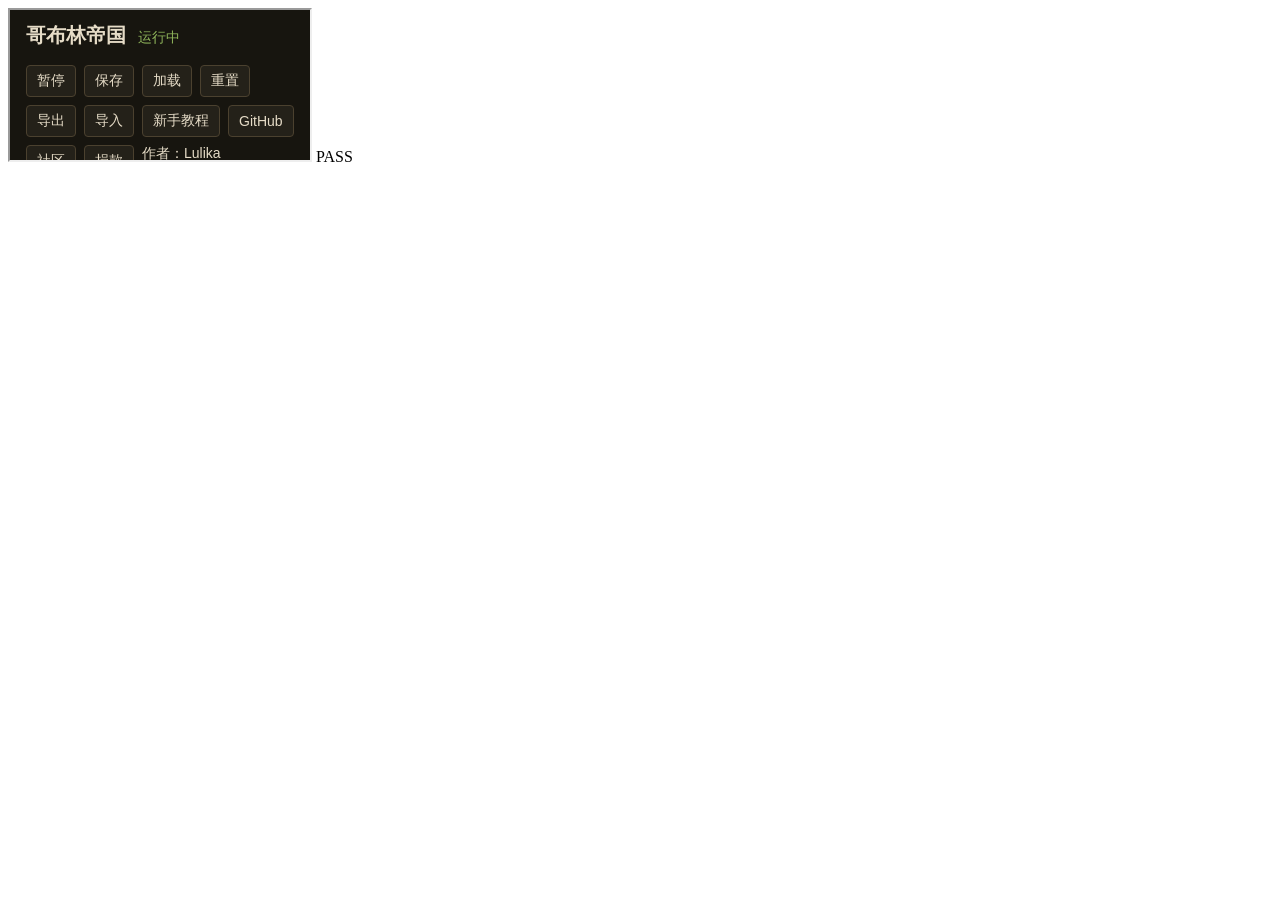
<file: game/tests/building-extinction-runtime.html>
<!doctype html>
<html lang="zh-CN">
<head><meta charset="utf-8"><title>pending</title></head>
<body>
    <iframe id="game-frame" src="../index.html"></iframe>
    <output id="result">pending</output>
    <script>
        // HTMLIFrameElement 测试游戏框架：隔离加载真实静态应用。
        var gameFrameElement = document.getElementById("game-frame");
        // HTMLOutputElement 测试结果：由无头浏览器读取 PASS 或失败原因。
        var resultElement = document.getElementById("result");

        /**
         * 运行灭亡后建设指挥板恢复路径测试。
         *
         * @returns {void} 无返回值；会修改 iframe 内的测试状态并写入测试结论。
         */
        function runBuildingExtinctionTest() {
            // Window 游戏窗口：用于读取运行时状态和系统入口。
            var gameWindow = gameFrameElement.contentWindow;
            // Document 游戏文档：用于检查主区域状态差分。
            var gameDocument = gameFrameElement.contentDocument;
            // Object 游戏命名空间：提供运行状态、灭亡结算和渲染入口。
            var game = gameWindow.GoblinEmpire;
            // HTMLButtonElement|null 正常模式按钮：先进入正式局以显示建设指挥板。
            var initialModeButtonElement = gameDocument.querySelector("[data-normal-run-mode]");

            if (initialModeButtonElement) {
                initialModeButtonElement.click();
            }

            // boolean 初始建设指挥板是否存在：正式局必须显示建设入口。
            var hadBuildingWorkspace = Boolean(gameDocument.querySelector(".building-workspace"));

            game.runtime.state.challenges.runMode = "normal";
            game.runtime.state.goblins = [];
            game.runtime.state.captives = [];
            game.runtime.state.warbeasts = [];
            // boolean 是否成功触发灭亡重置：清空全部人口单位后必须为 true。
            var wasExtinctionResolved = game.simulation.resolveExtinctionIfNeeded(game.runtime.state, Date.now());
            game.render.renderApp(game.runtime.state, true);

            // HTMLElement|null 灭亡卡片：必须在原建设区域解释指挥板关闭原因与恢复方式。
            var extinctionCardElement = gameDocument.querySelector("[data-new-run-mode-card].is-extinction-notice");
            // boolean 灭亡状态是否隐藏指挥板：未开始状态按交互合同不显示正式建设入口。
            var isWorkspaceHiddenAfterExtinction = !gameDocument.querySelector(".building-workspace");
            // boolean 灭亡提示是否明确具名建设指挥板：避免玩家误判为无错误的渲染丢失。
            var hasClearExtinctionReason = Boolean(extinctionCardElement && /建设指挥板暂时关闭/.test(extinctionCardElement.textContent));
            // HTMLButtonElement|null 新局正常模式按钮：点击后必须恢复正式地穴内容。
            var restartModeButtonElement = gameDocument.querySelector("[data-normal-run-mode]");

            if (restartModeButtonElement) {
                restartModeButtonElement.click();
            }

            // boolean 重开后建设指挥板是否恢复：证明卡片并非永久丢失。
            var isWorkspaceRestored = Boolean(gameDocument.querySelector(".building-workspace .building-command-body"));
            // string 测试结论：包含每个关键状态差分，失败时便于定位。
            var resultText = hadBuildingWorkspace && wasExtinctionResolved && isWorkspaceHiddenAfterExtinction && hasClearExtinctionReason && isWorkspaceRestored ? "PASS" : "FAIL:initial=" + hadBuildingWorkspace + ",resolved=" + wasExtinctionResolved + ",hidden=" + isWorkspaceHiddenAfterExtinction + ",notice=" + hasClearExtinctionReason + ",restored=" + isWorkspaceRestored + ",mode=" + game.runtime.state.challenges.runMode;

            resultElement.textContent = resultText;
            document.title = resultText;
        }

        gameFrameElement.addEventListener("load", runBuildingExtinctionTest);
    </script>
</body>
</html>
</file>
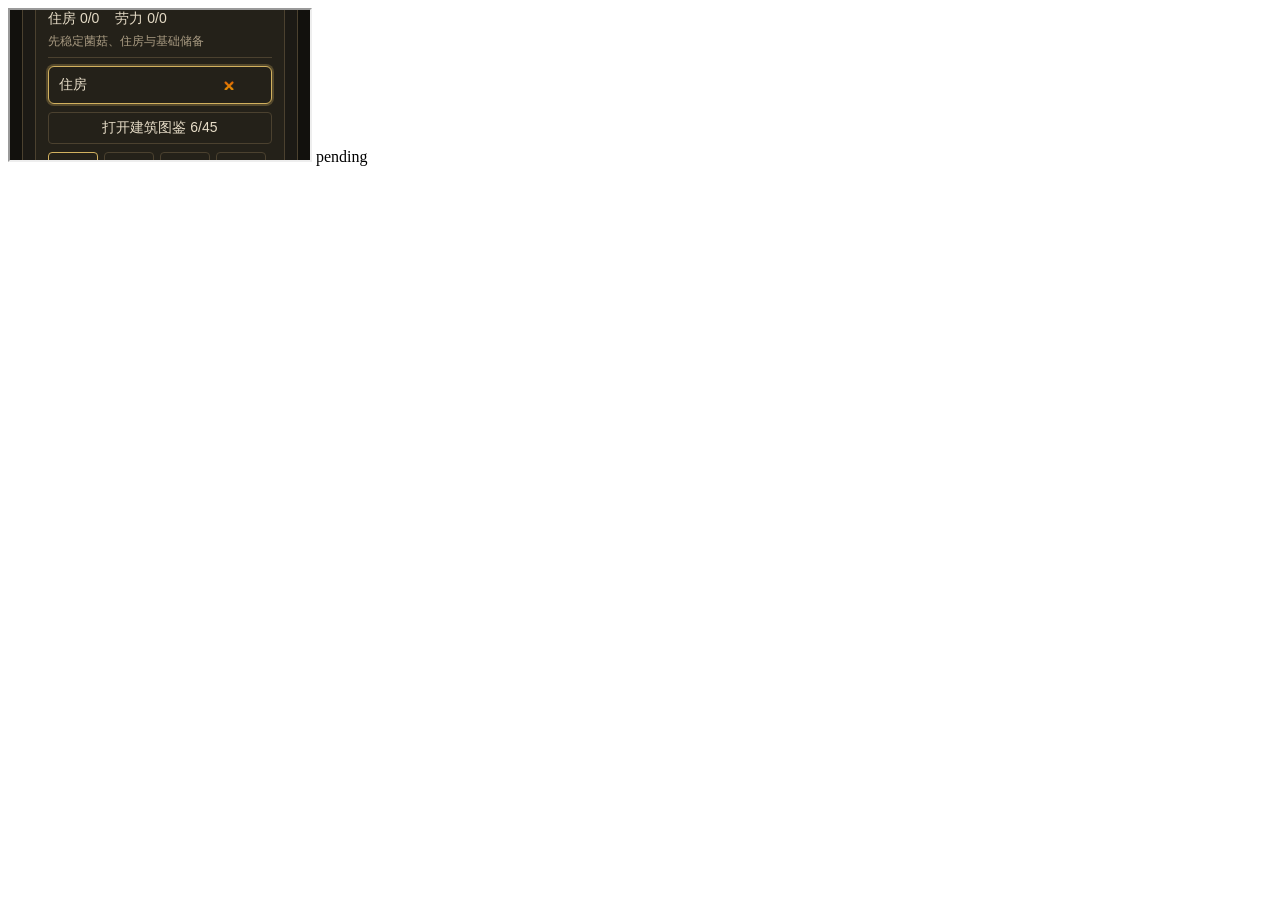
<file: game/tests/building-search-runtime.html>
<!doctype html>
<html lang="zh-CN">
<head><meta charset="utf-8"><title>pending</title></head>
<body>
    <iframe id="game-frame" src="../index.html"></iframe>
    <output id="result">pending</output>
    <script>
        // HTMLIFrameElement 测试游戏框架：隔离加载真实静态应用。
        var gameFrameElement = document.getElementById("game-frame");
        // HTMLOutputElement 测试结果：由无头浏览器读取 PASS 或失败原因。
        var resultElement = document.getElementById("result");

        /**
         * 运行建筑搜索输入节点保持测试。
         *
         * @returns {void} 无返回值；异步写入测试结果与页面标题。
         */
        function runBuildingSearchTest() {
            // Document 游戏文档：用于操作真实模式入口和建筑搜索框。
            var gameDocument = gameFrameElement.contentDocument;
            // HTMLButtonElement|null 正常模式按钮：用于进入包含建设指挥板的地穴页。
            var normalModeButtonElement = gameDocument.querySelector("[data-normal-run-mode]");

            if (normalModeButtonElement) {
                normalModeButtonElement.click();
            }

            // HTMLInputElement|null 原搜索框：后续验证自动 tick 与防抖未替换该节点。
            var originalSearchInputElement = gameDocument.querySelector("[data-building-search]");

            if (!originalSearchInputElement) {
                finishBuildingSearchTest("FAIL:no-input");
                return;
            }

            originalSearchInputElement.focus();
            originalSearchInputElement.dispatchEvent(new CompositionEvent("compositionstart", { bubbles: true, data: "住" }));
            originalSearchInputElement.value = "住房";
            originalSearchInputElement.dispatchEvent(new InputEvent("input", { bubbles: true, inputType: "insertCompositionText", data: "住房" }));
            originalSearchInputElement.dispatchEvent(new CompositionEvent("compositionend", { bubbles: true, data: "住房" }));

            window.setTimeout(function () {
                // HTMLInputElement|null 当前搜索框：应与输入前节点严格相同。
                var currentSearchInputElement = gameDocument.querySelector("[data-building-search]");
                // boolean 节点是否保持：true 表示防抖与自动 tick 均未重建输入框。
                var isSameNode = currentSearchInputElement === originalSearchInputElement;
                // boolean 焦点是否保持：true 表示当前活动元素仍是原搜索框。
                var hasFocus = gameDocument.activeElement === originalSearchInputElement;
                // boolean 结果区是否刷新：true 表示搜索已切换到目录结果视图。
                var hasCatalogResults = Boolean(gameDocument.querySelector(".building-command-body.is-catalog-view .building-catalog"));

                finishBuildingSearchTest(isSameNode && hasFocus && hasCatalogResults && originalSearchInputElement.value === "住房" ? "PASS" : "FAIL:node=" + isSameNode + ",focus=" + hasFocus + ",results=" + hasCatalogResults);
            }, 1400);
        }

        /**
         * 写入无头浏览器可读的测试结论。
         *
         * @param {string} resultText - PASS 或具名失败原因。
         * @returns {void} 无返回值；修改当前测试页标题与输出文本。
         */
        function finishBuildingSearchTest(resultText) {
            resultElement.textContent = resultText;
            document.title = resultText;
        }

        gameFrameElement.addEventListener("load", runBuildingSearchTest);
    </script>
</body>
</html>
</file>
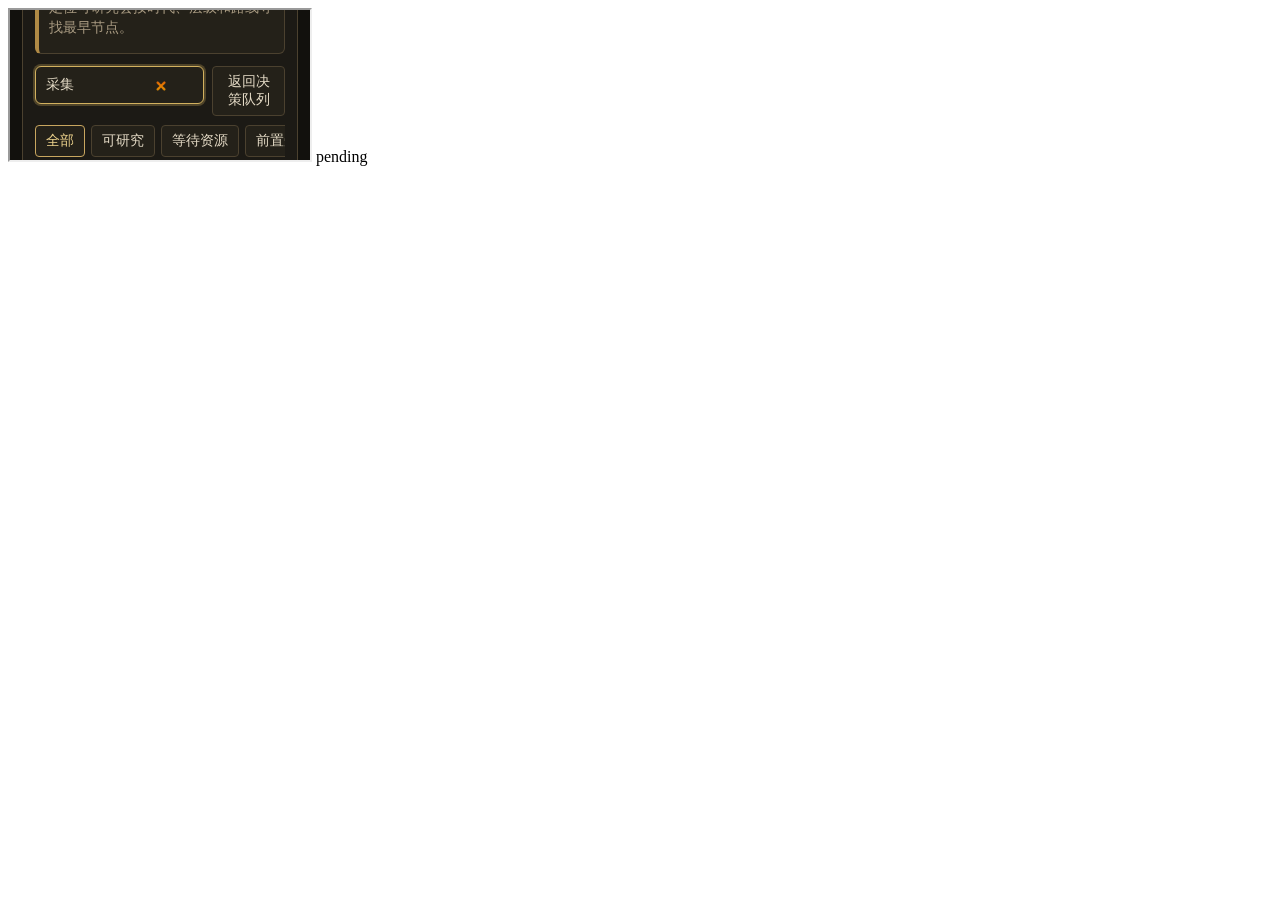
<file: game/tests/research-list-runtime.html>
<!doctype html>
<html lang="zh-CN">
<head><meta charset="utf-8"><title>pending</title></head>
<body>
    <iframe id="game-frame" src="../index.html"></iframe>
    <output id="result">pending</output>
    <script>
        // HTMLIFrameElement 测试游戏框架：隔离加载真实静态应用。
        var gameFrameElement = document.getElementById("game-frame");
        // HTMLOutputElement 测试结果：由无头浏览器读取 PASS 或失败原因。
        var resultElement = document.getElementById("result");

        /**
         * 运行研究目录、检查器和搜索输入节点保持测试。
         *
         * @returns {void} 无返回值；异步写入测试结果与页面标题。
         */
        function runResearchListTest() {
            // Window 游戏窗口：用于访问真实运行时和渲染入口。
            var gameWindow = gameFrameElement.contentWindow;
            // Document 游戏文档：用于操作研究目录和搜索框。
            var gameDocument = gameFrameElement.contentDocument;
            // Object 游戏命名空间：提供运行时状态与渲染函数。
            var game = gameWindow.GoblinEmpire;

            // boolean 严格中文名门禁是否拒绝 ASCII-only 名称：true 表示抛错且错误包含内部 ID。
            var hasRejectedInvalidDisplayName = false;

            try {
                game.definitions.validateStrictChineseDisplayNames("测试资源", [{ id: "missing_chinese_name", name: "English Only" }]);
            } catch (displayNameError) { // Error 显示名门禁错误：必须包含触发失败的内部 ID。
                hasRejectedInvalidDisplayName = displayNameError.message.indexOf("missing_chinese_name") >= 0;
            }

            if (!hasRejectedInvalidDisplayName) {
                finishResearchListTest("FAIL:display-name-gate");
                return;
            }

            game.runtime.state.tabsUnlockedById.research = true;
            game.runtime.state.activeTabId = "research";
            game.render.renderApp(game.runtime.state, true);

            // HTMLInputElement|null 原搜索框：用于验证局部刷新不替换输入节点。
            var originalSearchInputElement = gameDocument.querySelector("[data-research-search]");
            // NodeListOf<HTMLElement> 默认决策区段：验证研究页首先展示三个固定队列区段。
            var decisionSectionElements = gameDocument.querySelectorAll(".research-decision-section");
            // HTMLButtonElement|null 图鉴切换按钮：用于进入完整六路线目录完成节点保持测试。
            var catalogToggleButtonElement = gameDocument.querySelector("[data-research-catalog-toggle]");

            if (decisionSectionElements.length !== 3 || !catalogToggleButtonElement) {
                finishResearchListTest("FAIL:missing-decision-queue");
                return;
            }
            // string 决策队列可见文本：任何资源稳定 ID 都不得泄露到玩家描述。
            var decisionQueueText = gameDocument.querySelector(".research-decision-queue").textContent;
            // string[] 资源稳定 ID 数组：从真实资源定义表读取，避免测试只覆盖少数示例。
            var resourceIds = game.definitions.RESOURCE_DEFINITIONS.map(function (resourceDefinition) { return resourceDefinition.id; });
            // boolean 是否泄露资源 ID：仅检查长度至少三位且文本中存在完整稳定 ID。
            var hasLeakedResourceId = resourceIds.some(function (resourceId) { return resourceId.length >= 3 && decisionQueueText.indexOf(resourceId) >= 0; });

            if (hasLeakedResourceId) {
                finishResearchListTest("FAIL:resource-id-leak");
                return;
            }
            catalogToggleButtonElement.click();
            // NodeListOf<HTMLButtonElement> 研究签列表：用于选择另一项并验证目录节点保持。
            var researchSlipElements = gameDocument.querySelectorAll("[data-research-select-id]");

            if (!originalSearchInputElement || researchSlipElements.length < 2) {
                finishResearchListTest("FAIL:missing-workspace");
                return;
            }

            // HTMLButtonElement|null 原选中研究签：用于排除点击同一项造成的无视觉变化。
            var originalSelectedSlipElement = gameDocument.querySelector(".research-catalog-slip[aria-current=\"true\"]");
            // HTMLButtonElement 目标研究签：保证与原选择不同。
            var targetResearchSlipElement = researchSlipElements[0] === originalSelectedSlipElement ? researchSlipElements[1] : researchSlipElements[0];
            // TechnologyId 目标科技 ID：用于验证运行时选择和检查器标题。
            var targetTechnologyId = targetResearchSlipElement.dataset.researchSelectId;
            // TechnologyDefinition|null 目标科技定义：用于验证检查器显示名。
            var targetTechnologyDefinition = game.technology.getTechnologyDefinition(targetTechnologyId);
            // HTMLElement|null 原路线目录节点：选择研究后必须保持同一 DOM 节点。
            var originalRouteGroupsElement = gameDocument.querySelector(".research-route-groups");
            // number 选择开始时间：使用高精度毫秒时间戳衡量同步点击路径。
            var selectionStartMilliseconds = performance.now();

            // HTMLElement|null 行内说明节点：模拟用户点击具体研究条目的内容区域，而非程序点击按钮本体。
            var targetResearchContentElement = targetResearchSlipElement.querySelector("small:last-of-type");

            if (!targetResearchContentElement) {
                finishResearchListTest("FAIL:missing-row-content");
                return;
            }
            targetResearchContentElement.click();
            // number 选择耗时：同步更新选中态和检查器的毫秒数。
            var selectionDurationMilliseconds = performance.now() - selectionStartMilliseconds;
            // boolean 目录是否保持：true 表示选择未重建六路线列表。
            var isCatalogNodePreserved = gameDocument.querySelector(".research-route-groups") === originalRouteGroupsElement;
            // boolean 运行时选择是否更新：true 表示事件已写入目标科技 ID。
            var isRuntimeSelectionUpdated = game.runtime.selectedResearchTechnologyId === targetTechnologyId;
            // boolean 研究签当前态是否更新：true 表示目标行成为唯一当前项。
            var isCurrentSelectionUpdated = targetResearchSlipElement.getAttribute("aria-current") === "true";
            // HTMLElement|null 检查器标题：用于确认可见详情已经替换。
            var inspectorHeadingElement = gameDocument.querySelector(".research-inspector h3");
            // boolean 检查器是否更新：true 表示标题与目标科技中文名一致。
            var isInspectorUpdated = Boolean(inspectorHeadingElement && targetTechnologyDefinition && inspectorHeadingElement.textContent === targetTechnologyDefinition.name);
            originalSearchInputElement.focus();
            originalSearchInputElement.value = "采集";
            originalSearchInputElement.setSelectionRange(1, 1);
            originalSearchInputElement.dispatchEvent(new InputEvent("input", { bubbles: true, inputType: "insertText", data: "采集" }));

            window.setTimeout(function () {
                // HTMLInputElement|null 当前搜索框：必须与刷新前节点严格相同。
                var currentSearchInputElement = gameDocument.querySelector("[data-research-search]");
                // boolean 节点是否保持：true 表示搜索与自动 tick 未重建输入框。
                var isSameNode = currentSearchInputElement === originalSearchInputElement;
                // boolean 焦点是否保持：true 表示活动元素仍是原搜索框。
                var hasFocus = gameDocument.activeElement === originalSearchInputElement;
                // boolean 光标是否保持：true 表示中部光标未被移动到文本末尾。
                var hasCaret = originalSearchInputElement.selectionStart === 1;
                // boolean 结构是否存在：true 表示目录和固定检查器均已渲染。
                var hasWorkspace = Boolean(gameDocument.querySelector(".research-route-groups") && gameDocument.querySelector(".research-inspector"));

                // boolean 选择是否足够轻量：100 毫秒上限用于捕获误重建完整目录的回归。
                var isSelectionFast = selectionDurationMilliseconds < 100;

                finishResearchListTest(isSameNode && hasFocus && hasCaret && hasWorkspace && isCatalogNodePreserved && isRuntimeSelectionUpdated && isCurrentSelectionUpdated && isInspectorUpdated && isSelectionFast ? "PASS" : "FAIL:node=" + isSameNode + ",focus=" + hasFocus + ",caret=" + hasCaret + ",workspace=" + hasWorkspace + ",catalog=" + isCatalogNodePreserved + ",runtime=" + isRuntimeSelectionUpdated + ",current=" + isCurrentSelectionUpdated + ",inspector=" + isInspectorUpdated + ",selectionMs=" + selectionDurationMilliseconds.toFixed(1));
            }, 1400);
        }

        /**
         * 写入无头浏览器可读的测试结论。
         *
         * @param {string} resultText - PASS 或具名失败原因。
         * @returns {void} 无返回值；修改当前测试页标题与输出文本。
         */
        function finishResearchListTest(resultText) {
            resultElement.textContent = resultText;
            document.title = resultText;
        }

        gameFrameElement.addEventListener("load", runResearchListTest);
    </script>
</body>
</html>
</file>
<file: game/styles/main.css>
/* 地穴控制台整体布局：负责静态原型的三栏管理界面。 */
:root {
    --color-bg: #12110d;
    --color-panel: #1c1a15;
    --color-panel-soft: #242119;
    --color-border: #4b412f;
    --color-text: #e6dcc7;
    --color-muted: #a99b82;
    --color-accent: #8eb35a;
    --color-warn: #d68a50;
    --color-danger: #c9544a;
    --color-link: #d2b15f;
    --color-scrollbar-thumb: #746443;
    --color-scrollbar-thumb-hover: #9a8250;
    --color-scrollbar-track: #191711;
    --font-main: Arial, "Microsoft YaHei", sans-serif;
}

* {
    box-sizing: border-box;
    scrollbar-color: var(--color-scrollbar-thumb) var(--color-scrollbar-track);
    scrollbar-width: thin;
}

*::-webkit-scrollbar {
    width: 10px;
    height: 10px;
}

*::-webkit-scrollbar-track {
    background: var(--color-scrollbar-track);
    border: 1px solid rgba(75, 65, 47, 0.55);
}

*::-webkit-scrollbar-thumb {
    min-width: 28px;
    min-height: 28px;
    border: 2px solid var(--color-scrollbar-track);
    border-radius: 5px;
    background: var(--color-scrollbar-thumb);
}

*::-webkit-scrollbar-thumb:hover {
    background: var(--color-scrollbar-thumb-hover);
}

*::-webkit-scrollbar-corner {
    background: var(--color-scrollbar-track);
}

body {
    margin: 0;
    min-height: 100vh;
    background: var(--color-bg);
    color: var(--color-text);
    font-family: var(--font-main);
    font-size: 14px;
}

button,
input,
textarea,
select {
    font: inherit;
}

button,
a {
    min-height: 32px;
    border: 1px solid var(--color-border);
    border-radius: 4px;
    background: var(--color-panel-soft);
    color: var(--color-text);
    text-decoration: none;
}

button {
    padding: 6px 10px;
    cursor: pointer;
    max-width: 100%;
    overflow-wrap: anywhere;
    white-space: normal;
}

button:disabled {
    cursor: not-allowed;
    color: var(--color-muted);
    opacity: 0.58;
}

a {
    display: inline-flex;
    align-items: center;
    padding: 0 10px;
}

a[aria-disabled="true"] {
    color: var(--color-muted);
    pointer-events: none;
}

h1,
h2,
h3 {
    margin: 0;
    font-weight: 700;
    letter-spacing: 0;
}

h1 {
    font-size: 20px;
}

h2 {
    margin-bottom: 10px;
    color: var(--color-link);
    font-size: 15px;
}

h3 {
    margin-bottom: 8px;
    font-size: 15px;
}

.app-shell {
    min-height: 100vh;
    display: flex;
    flex-direction: column;
}

.topbar {
    display: flex;
    flex-wrap: wrap;
    align-items: center;
    justify-content: space-between;
    gap: 16px;
    padding: 12px 16px;
    border-bottom: 1px solid var(--color-border);
    background: #17150f;
}

.brand-block {
    display: flex;
    align-items: baseline;
    gap: 12px;
    min-width: 190px;
}

.run-status {
    color: var(--color-accent);
    white-space: nowrap;
}

.run-status.is-paused {
    color: var(--color-warn);
}

.toolbar {
    display: flex;
    flex-wrap: wrap;
    justify-content: flex-end;
    gap: 8px;
}

.game-search-input,
.toolbar input[type="search"] {
    appearance: none;
    width: 100%;
    min-width: min(220px, 100%);
    height: 38px;
    border: 1px solid var(--color-border);
    border-radius: 6px;
    outline: none;
    padding: 8px 34px 8px 10px;
    background: var(--color-panel-soft);
    color: var(--color-text);
    caret-color: var(--color-link);
    font: inherit;
    line-height: 1.25;
    transition: border-color 140ms ease, box-shadow 140ms ease, background-color 140ms ease;
}

.game-search-input::placeholder,
.toolbar input[type="search"]::placeholder {
    color: var(--color-muted);
    opacity: 0.82;
}

.game-search-input:hover,
.toolbar input[type="search"]:hover {
    border-color: #746443;
    background: #302d27;
}

.game-search-input:focus-visible,
.toolbar input[type="search"]:focus-visible {
    border-color: var(--color-link);
    box-shadow: 0 0 0 2px rgba(210, 177, 95, 0.28);
}

.game-search-input::-webkit-search-cancel-button,
.toolbar input[type="search"]::-webkit-search-cancel-button {
    width: 16px;
    height: 16px;
    cursor: pointer;
    filter: invert(78%) sepia(16%) saturate(575%) hue-rotate(358deg) brightness(90%);
}

.save-transfer-panel {
    display: grid;
    grid-template-columns: minmax(0, 1fr) auto;
    gap: 8px;
    width: 100%;
    align-items: end;
}

.save-transfer-panel[hidden] {
    display: none;
}

.save-transfer-panel label {
    grid-column: 1 / -1;
    color: var(--color-link);
    font-weight: 700;
}

.save-transfer-panel textarea {
    width: 100%;
    min-height: 86px;
    resize: vertical;
    border: 1px solid var(--color-border);
    border-radius: 4px;
    background: var(--color-panel-soft);
    color: var(--color-text);
    padding: 8px;
}

.save-transfer-actions {
    display: flex;
    flex-direction: column;
    gap: 8px;
}

.layout {
    display: grid;
    grid-template-columns: minmax(210px, 0.9fr) minmax(360px, 1.8fr) minmax(240px, 1fr);
    gap: 12px;
    width: 100%;
    padding: 12px;
    flex: 1;
}

.panel {
    min-width: 0;
    border: 1px solid var(--color-border);
    border-radius: 6px;
    background: var(--color-panel);
    padding: 12px;
}

.sidebar-left,
.sidebar-right {
    display: flex;
    flex-direction: column;
    gap: 18px;
}

.resource-group {
    margin-bottom: 14px;
}

.resource-row,
.status-list div,
.effect-row,
.cost-row {
    display: flex;
    justify-content: space-between;
    gap: 12px;
    padding: 4px 0;
    border-bottom: 1px solid rgba(75, 65, 47, 0.45);
}

.resource-row {
    position: relative;
    align-items: center;
    outline: none;
}

.resource-row:focus-visible {
    box-shadow: 0 0 0 2px rgba(210, 177, 95, 0.45);
}

.resource-row.is-full {
    color: var(--color-warn);
}

.resource-tooltip {
    position: fixed;
    z-index: 20;
    display: none;
    width: min(360px, 70vw);
    max-width: 360px;
    max-height: calc(100vh - 20px);
    overflow-y: auto;
    border: 1px solid var(--color-border);
    border-radius: 6px;
    background: #17150f;
    padding: 10px;
    color: var(--color-text);
    box-shadow: 0 12px 28px rgba(0, 0, 0, 0.35);
    line-height: 1.45;
    pointer-events: none;
}

.resource-tooltip.is-tooltip-active {
    display: block;
}

.resource-tooltip h4 {
    margin: 0 0 8px;
    color: var(--color-link);
    font-size: 14px;
}

.resource-tooltip dl {
    margin: 0;
    display: grid;
    gap: 6px;
}

.resource-tooltip dl div {
    display: grid;
    grid-template-columns: 88px minmax(0, 1fr);
    gap: 8px;
}

.resource-tooltip dt {
    color: var(--color-muted);
}

.resource-tooltip dd {
    margin: 0;
    overflow-wrap: anywhere;
}

.captive-list {
    display: grid;
    gap: 8px;
}

.captive-row {
    display: grid;
    grid-template-columns: minmax(150px, 1.2fr) minmax(76px, 0.5fr) auto;
    align-items: center;
    gap: 10px;
    border: 1px solid rgba(75, 65, 47, 0.8);
    border-radius: 6px;
    background: rgba(20, 18, 13, 0.72);
    padding: 8px;
}

.captive-summary {
    display: grid;
    gap: 2px;
    min-width: 0;
}

.captive-summary strong,
.captive-summary span {
    min-width: 0;
    overflow-wrap: anywhere;
}

.captive-summary span,
.captive-cooldown {
    color: var(--color-muted);
}

.captive-actions {
    display: flex;
    flex-wrap: wrap;
    justify-content: flex-end;
    gap: 6px;
}

.captive-actions button {
    white-space: nowrap;
}

.captive-tooltip {
    z-index: 30;
}

.delta-positive {
    color: var(--color-accent);
}

.delta-negative {
    color: var(--color-danger);
}

.tab-list {
    display: flex;
    flex-wrap: wrap;
    gap: 8px;
    margin-bottom: 12px;
}

.tab-list button[aria-selected="true"] {
    border-color: var(--color-link);
    color: var(--color-link);
}

.tab-content {
    display: grid;
    gap: 12px;
}

.action-grid {
    display: grid;
    grid-template-columns: repeat(auto-fit, minmax(180px, 1fr));
    gap: 8px;
}

.action-card {
    min-width: 0;
    border: 1px solid var(--color-border);
    border-radius: 6px;
    background: var(--color-panel-soft);
    padding: 10px;
    overflow-wrap: anywhere;
}

.action-card p {
    margin: 6px 0;
    color: var(--color-muted);
    line-height: 1.45;
}

.tutorial-grid {
    display: grid;
    grid-template-columns: repeat(auto-fit, minmax(240px, 1fr));
    gap: 10px;
}

.tutorial-card ol {
    margin: 8px 0 0;
    padding-left: 22px;
    color: var(--color-text);
    line-height: 1.55;
}

.tutorial-card li + li {
    margin-top: 6px;
}

.field-label {
    display: grid;
    gap: 4px;
    margin: 8px 0;
    color: var(--color-muted);
}

.field-label input {
    width: min(100%, 120px);
    min-height: 32px;
    border: 1px solid var(--color-border);
    border-radius: 4px;
    background: var(--color-panel);
    color: var(--color-text);
    padding: 4px 8px;
}

.diplomacy-subtabs {
    margin-bottom: 10px;
}

.location-world-list {
    display: grid;
    gap: 14px;
}

.location-world-section,
.location-faction-section {
    display: grid;
    gap: 8px;
}

.location-world-section h3,
.location-faction-section h4 {
    margin: 0;
}

.location-faction-section h4 {
    color: var(--color-muted);
    font-size: 13px;
}

.location-list {
    display: grid;
    gap: 4px;
}

.location-row {
    display: grid;
    grid-template-columns: minmax(120px, 1fr) minmax(110px, 0.8fr) auto;
    align-items: center;
    gap: 8px;
    width: 100%;
    max-width: 100%;
    min-width: 0;
    min-height: 42px;
    font-size: 13px;
}

.raid-location-row {
    grid-template-columns: minmax(120px, 1fr) minmax(110px, 0.8fr) minmax(160px, auto);
}

.location-main {
    display: flex;
    align-items: baseline;
    justify-content: space-between;
    gap: 10px;
    min-width: 0;
}

.location-main strong,
.location-main span,
.location-row > span {
    min-width: 0;
    overflow-wrap: anywhere;
}

.location-main span,
.location-row > span,
.location-row .field-label {
    color: var(--color-muted);
}

.location-row .field-label {
    margin: 0;
}

.location-row .field-label input {
    width: 86px;
}

.location-tooltip {
    width: min(420px, 76vw);
    max-width: 420px;
}

.location-row > button[data-trade-faction-id] {
    grid-column: -2 / -1;
    justify-self: end;
}

.raid-location-actions {
    display: flex;
    flex-wrap: wrap;
    justify-content: flex-end;
    align-items: center;
    gap: 8px;
    grid-column: -2 / -1;
    justify-self: end;
    width: 100%;
    min-width: 0;
}

.raid-member-controls {
    display: flex;
    flex-wrap: wrap;
    align-items: center;
    gap: 6px;
    min-width: 0;
}

.raid-member-controls button {
    min-width: 34px;
    padding: 4px 8px;
}

.raid-member-count {
    color: var(--color-muted);
    white-space: nowrap;
}

.building-list {
    display: grid;
    gap: 6px;
}

.building-row {
    position: relative;
    display: grid;
    grid-template-columns: minmax(130px, 0.9fr) minmax(180px, 1.3fr) minmax(128px, 0.8fr) auto;
    gap: 10px;
    align-items: center;
    min-height: 42px;
    border-bottom: 1px solid rgba(75, 65, 47, 0.45);
    padding: 6px 0;
    font-size: 13px;
    color: var(--color-text);
    outline: none;
}

.research-row {
    grid-template-columns: minmax(120px, 0.9fr) minmax(86px, 0.55fr) minmax(180px, 1.3fr) minmax(128px, 0.8fr) auto;
}

.building-row:focus-visible {
    box-shadow: 0 0 0 2px rgba(210, 177, 95, 0.45);
}

.building-main {
    display: flex;
    align-items: baseline;
    justify-content: space-between;
    gap: 10px;
    min-width: 0;
}

.building-main strong {
    overflow-wrap: anywhere;
}

.building-main span,
.research-line,
.building-cost,
.building-availability {
    color: var(--color-muted);
}

.research-line {
    min-width: 0;
    overflow-wrap: anywhere;
}

/* 研究图谱：桌面端以路线为泳道、时代为有限四列，移动端自然转为纵向节点链。 */
.research-overview {
    border-left: 4px solid #b08a45;
}

/* 研究工作台：复用建筑目录的单列扫描与固定检查器。 */
.research-workspace, .research-catalog, .research-route-groups, .research-catalog-list, .research-inspector { display: grid; gap: 9px; }
.research-command-toolbar { display: flex; gap: 8px; }
.research-command-toolbar input { min-width: 0; }
.research-command-body { display: grid; grid-template-columns: minmax(0, 58fr) minmax(280px, 42fr); gap: 14px; align-items: start; }
.research-catalog-filters { display: flex; gap: 6px; overflow-x: auto; padding-bottom: 3px; }
.research-catalog-filters button { flex: 0 0 auto; }
.research-catalog-filters button[aria-pressed="true"] { border-color: #c8a65f; color: #efd58e; }
.research-decision-queue, .research-decision-section { display: grid; gap: 8px; }
.research-decision-queue > p, .research-decision-section h4, .research-decision-section p { margin: 0; }
.research-decision-section { padding: 9px; border-left: 5px solid #8e7548; background: rgba(27, 25, 22, 0.45); }
.research-catalog-route { border-left: 5px solid var(--research-line-color, #7f7663); padding: 9px; background: rgba(27, 25, 22, 0.45); }
.research-catalog-route h4, .research-catalog-route > p { margin: 0 0 6px; }
.research-catalog-route > p, .research-catalog-slip small { color: var(--color-muted); font-size: 12px; }
.research-slip-entry { position: relative; }
.research-catalog-slip { display: grid; grid-template-columns: 24px minmax(120px, 1fr) auto; gap: 4px 10px; width: 100%; padding: 8px 10px; border-left: 4px solid var(--research-line-color, #7f7663); text-align: left; }
.research-catalog-slip small:first-of-type { grid-column: 2; }
.research-catalog-slip small:last-of-type { grid-column: 3; text-align: right; }
.research-catalog-slip .research-decision-explanation { grid-column: 2 / -1; text-align: left; }
.research-catalog-slip[aria-current="true"] { box-shadow: 0 0 0 2px var(--research-line-color, #b08a45); }
.research-catalog-slip.is-preview { border-style: dashed; opacity: 0.72; }
.research-catalog-slip.is-available { border-bottom-color: #789356; }
.research-inspector { position: sticky; top: 8px; border: 1px solid rgba(118, 105, 79, 0.75); border-left: 5px solid var(--research-line-color, #7f7663); padding: 12px; background: #25231f; }
.research-inspector h3, .research-inspector p, .research-inspector dl { margin: 0; }
.research-inspector dl { display: grid; gap: 7px; }
.research-inspector dl div { display: grid; grid-template-columns: 82px 1fr; gap: 8px; }
.research-inspector dt { color: var(--color-muted); }
.research-inspector-relations { display: flex; flex-wrap: wrap; gap: 6px; }

@media (max-width: 760px) {
    .research-command-body { grid-template-columns: 1fr; }
    .research-inspector { position: static; }
    .research-catalog-slip { grid-template-columns: 22px minmax(0, 1fr); }
    .research-catalog-slip > span:nth-of-type(2), .research-catalog-slip small:last-of-type { grid-column: 2; text-align: left; }
}

.research-line-navigation {
    display: grid;
    grid-template-columns: repeat(3, minmax(180px, 1fr));
    gap: 8px;
    margin: 10px 0 14px;
}

.research-line-chip {
    border-left: 5px solid var(--research-line-color, #7f7663);
    text-align: left;
}

.research-line-chip.is-selected {
    box-shadow: 0 0 0 2px var(--research-line-color, #b08a45);
}

.research-survival {
    --research-line-color: #73864b;
}

.research-industry {
    --research-line-color: #a4653f;
}

.research-order {
    --research-line-color: #b08a45;
}

.research-warfare {
    --research-line-color: #934b43;
}

.research-mysticism {
    --research-line-color: #785a8e;
}

.research-abyss {
    --research-line-color: #437b7a;
}

.research-graph {
    display: grid;
    gap: 12px;
    min-width: 0;
    overflow-x: visible;
    position: relative;
}

.research-connections {
    position: absolute;
    top: 0;
    left: 0;
    z-index: 1;
    overflow: visible;
    pointer-events: none;
}

.research-connection {
    fill: none;
    stroke: #b9a36e;
    stroke-width: 2px;
    stroke-linecap: round;
    opacity: 0.82;
}

.research-connection.is-alternative {
    stroke-dasharray: 5 4;
}

.research-lane {
    display: grid;
    grid-template-columns: minmax(150px, 0.7fr) repeat(4, minmax(220px, 1fr));
    min-width: 0;
    width: 100%;
    overflow-x: auto;
    padding-bottom: 4px;
    border: 1px solid rgba(104, 91, 68, 0.65);
    border-left: 5px solid var(--research-line-color);
    background: rgba(27, 25, 22, 0.45);
    position: relative;
}

.research-lane > .research-lane-heading,
.research-lane > .research-era-column {
    cursor: grab;
}

.research-lane .research-card {
    cursor: default;
}

.research-lane.is-dragging,
.research-lane.is-dragging > .research-lane-heading,
.research-lane.is-dragging > .research-era-column {
    cursor: grabbing;
    user-select: none;
}

.research-lane.is-dragging .research-card,
.research-lane.is-dragging .research-card * {
    cursor: grabbing;
}

.research-lane-heading,
.research-era-column {
    padding: 10px;
}

.research-lane-heading {
    display: flex;
    flex-direction: column;
    gap: 6px;
    position: sticky;
    left: 0;
    /* 固定路线介绍必须始终盖住横向滚入其区域的科技卡片，包括悬停和键盘聚焦态。 */
    z-index: 30;
    background: #25231f;
    box-shadow: 8px 0 10px -10px rgba(0, 0, 0, 0.9);
}

.research-lane-heading strong {
    color: var(--research-line-color);
}

.research-lane-heading span,
.research-era-column > p {
    color: var(--color-muted);
    font-size: 12px;
}

.research-era-column {
    display: flex;
    flex-direction: column;
    gap: 8px;
    border-left: 1px solid rgba(104, 91, 68, 0.35);
}

.research-era-column > h4 {
    position: sticky;
    top: 0;
    z-index: 1;
    margin: 0;
    padding-bottom: 5px;
    border-bottom: 1px solid rgba(104, 91, 68, 0.45);
    background: #23211d;
    color: var(--color-muted);
    font-size: 12px;
}

.research-card {
    display: grid;
    gap: 6px;
    border: 1px solid rgba(118, 105, 79, 0.75);
    border-left: 4px solid var(--research-line-color);
    border-radius: 3px;
    padding: 9px;
    background: linear-gradient(135deg, rgba(58, 53, 44, 0.92), rgba(38, 36, 31, 0.96));
    font-size: 12px;
    outline: none;
    position: relative;
    z-index: 2;
}

.research-card:focus-visible {
    box-shadow: 0 0 0 2px rgba(210, 177, 95, 0.55);
}

.research-card header {
    display: flex;
    justify-content: space-between;
    gap: 8px;
}

.research-card header strong {
    font-size: 15px;
}

.research-card header span,
.research-card p {
    margin: 0;
    color: var(--color-muted);
}

.research-card-cost span {
    display: block;
    color: #d98778;
}

.research-card.is-preview {
    border-style: dashed;
    filter: saturate(0.55);
}

.research-card.is-unaffordable {
    border-bottom-color: #9c5c50;
}

.research-card.is-available {
    box-shadow: 0 0 12px color-mix(in srgb, var(--research-line-color) 45%, transparent);
}

.research-card.is-researched {
    background: linear-gradient(135deg, rgba(69, 64, 51, 0.95), rgba(43, 42, 34, 0.98));
    opacity: 0.82;
}

.research-card.is-unknown {
    border-style: dotted;
    filter: grayscale(1);
    opacity: 0.48;
}

/* 当前卡片必须连同其浮窗一起高于后绘制节点；同时解除状态滤镜对 fixed 浮窗的包含块限制。 */
.research-card:hover,
.research-card:focus-within,
.research-card.is-relations-open {
    z-index: 26;
    filter: none;
    opacity: 1;
}

.research-card.is-newly-researched {
    animation: research-complete-pulse 300ms ease-out;
}

@keyframes research-complete-pulse {
    0% { box-shadow: 0 0 0 0 var(--research-line-color); }
    100% { box-shadow: 0 0 0 8px transparent; }
}

@media (prefers-reduced-motion: reduce) {
    .research-card.is-newly-researched {
        animation: none;
    }
}

.research-card.is-milestone {
    border-width: 2px 2px 2px 6px;
}

.research-card.is-compact {
    padding: 7px;
}

.research-specialization-group {
    display: grid;
    gap: 8px;
}

.research-specialization-group > .research-card:not(.research-specialization-card) {
    margin-left: 12px;
}

.research-prerequisite-link {
    border-style: dashed;
    color: var(--color-muted);
}

/* 研究关联浮框：前置与后置分别锚定按钮左右，保持图谱节点扫描方向。 */
.research-relations {
    position: relative;
    display: flex;
    justify-content: center;
}

.research-relations-toggle {
    width: 100%;
    max-width: 180px;
    border-style: dashed;
}

.research-relations-popover {
    position: fixed;
    z-index: 40;
    width: max-content;
    min-width: 150px;
    max-width: 230px;
    padding: 10px;
    border: 1px solid rgba(190, 163, 105, 0.75);
    border-radius: 4px;
    background: rgba(28, 26, 22, 0.9);
    box-shadow: 0 8px 24px rgba(0, 0, 0, 0.42);
    backdrop-filter: blur(3px);
}

.research-relations-popover[hidden] {
    display: none;
}

.research-relations-list {
    display: grid;
    gap: 6px;
    margin-top: 7px;
}

.research-relations-list button {
    width: 100%;
    text-align: left;
}

.research-relations.is-open ~ .research-tooltip {
    display: none;
}

@media (max-width: 760px) {
    .research-relations-popover {
        width: min(42vw, 230px);
    }
}

.research-graph.is-list-view {
    grid-template-columns: repeat(auto-fill, minmax(230px, 1fr));
    overflow-x: visible;
}

.research-graph.is-list-view .research-card {
    min-width: 0;
}

.building-cost {
    min-width: 0;
    overflow-wrap: anywhere;
}

.building-availability {
    white-space: nowrap;
}

.building-row.is-affordable .building-availability {
    color: var(--color-accent);
}

.building-actions {
    display: flex;
    flex-wrap: wrap;
    gap: 6px;
    justify-content: flex-end;
}

.building-actions button {
    min-width: 56px;
}

.danger-button {
    border-color: rgba(201, 84, 74, 0.7);
    color: #f0b5ae;
}

.building-tooltip {
    position: fixed;
    z-index: 25;
    display: none;
    width: min(380px, 70vw);
    max-width: 380px;
    max-height: calc(100vh - 20px);
    overflow-y: auto;
    border: 1px solid var(--color-border);
    border-radius: 6px;
    background: #17150f;
    padding: 10px;
    color: var(--color-text);
    box-shadow: 0 12px 28px rgba(0, 0, 0, 0.35);
    line-height: 1.45;
    pointer-events: none;
}

.building-tooltip.is-tooltip-active {
    display: block;
}

.research-tooltip {
    border-color: var(--research-line-color);
}

.building-tooltip h4 {
    margin: 0 0 8px;
    color: var(--color-link);
    font-size: 14px;
}

.building-tooltip dl {
    margin: 0;
    display: grid;
    gap: 6px;
}

.building-tooltip dl div {
    display: grid;
    grid-template-columns: 72px minmax(0, 1fr);
    gap: 8px;
}

.building-tooltip dt {
    color: var(--color-muted);
}

.building-tooltip dd {
    margin: 0;
    overflow-wrap: anywhere;
}

.building-missing {
    display: inline;
    margin-left: 8px;
    color: var(--color-warn);
    overflow-wrap: anywhere;
}

/* 建设指挥板：决策队列、建筑图鉴与固定检查器共同组成高频管理界面。 */
.building-workspace {
    display: grid;
    gap: 8px;
    border: 1px solid var(--color-border);
    border-radius: 7px;
    background: var(--color-panel-soft);
    padding: 12px;
}

.building-command-heading {
    display: flex;
    flex-wrap: wrap;
    gap: 6px 16px;
    align-items: baseline;
    border-bottom: 1px solid var(--color-border);
    padding-bottom: 8px;
}

.building-command-heading h3 {
    margin: 0;
}

.building-command-heading span {
    font-variant-numeric: tabular-nums;
}

.building-command-heading small {
    flex-basis: 100%;
    color: var(--color-muted);
}

.building-command-body {
    display: grid;
    grid-template-columns: minmax(0, 58fr) minmax(300px, 42fr);
    gap: 12px;
    align-items: start;
}

.building-command-body.is-catalog-view {
    display: block;
}

.building-decision-queue,
.building-catalog {
    display: grid;
    gap: 16px;
    min-width: 0;
}

.building-queue-section {
    display: grid;
    gap: 6px;
}

.building-queue-section h4,
.building-catalog-route h4 {
    margin: 0;
    font-size: 14px;
}

.building-queue-section > p {
    margin: 0;
    padding: 8px 10px;
    color: var(--color-muted);
    font-size: 12px;
}

.building-blueprint-slip {
    display: grid;
    grid-template-columns: 18px minmax(90px, 1fr) minmax(92px, auto);
    grid-template-rows: auto auto;
    gap: 3px 8px;
    min-height: 56px;
    border: 1px solid var(--color-border);
    border-left: 2px solid #88795b;
    border-radius: 3px;
    background: rgba(28, 27, 23, 0.72);
    padding: 7px 10px;
    color: var(--color-text);
    text-align: left;
    transition: border-color 140ms ease;
}

.building-blueprint-entry {
    position: relative;
    min-width: 0;
}

.building-blueprint-entry > .building-blueprint-slip {
    width: 100%;
}

.building-blueprint-slip:hover,
.building-blueprint-slip:focus-visible,
.building-blueprint-slip[aria-current="true"] {
    border-color: var(--color-link);
    outline: none;
}

.building-blueprint-slip.building-status-available { border-left-color: #789356 !important; }
.building-blueprint-slip.building-status-unaffordable { border-left-color: #a78951 !important; }
.building-blueprint-slip.building-status-blocked { border-left-color: #9c574b !important; }
.building-blueprint-slip.building-status-preview,
.building-blueprint-slip.building-status-paused { border-left-color: #77776d !important; }

.building-slip-symbol { grid-row: 1 / 3; color: var(--color-muted); }
.building-slip-action,
.building-slip-bottleneck { text-align: right; }
.building-blueprint-slip small { color: var(--color-muted); font-size: 11px; }
.building-slip-action { font-size: 12px; font-variant-numeric: tabular-nums; }

.building-detail-panel {
    position: sticky;
    top: 8px;
    max-height: calc(100vh - 24px);
    overflow-y: auto;
    font-variant-numeric: tabular-nums;
}

.building-detail-panel.is-build-success {
    animation: building-success-pulse 420ms ease-out;
}

@keyframes building-success-pulse {
    0%, 100% { border-color: var(--color-border); }
    45% { border-color: #789356; }
}

.building-live-result {
    color: #91a96a;
}

.building-catalog-filters {
    display: flex;
    flex-wrap: wrap;
    gap: 6px;
}

.building-catalog-filters button[aria-pressed="true"] {
    border-color: var(--color-link);
    color: var(--color-link);
}

.building-catalog-route {
    display: grid;
    gap: 8px;
    border-left: 2px solid #756d5b;
    padding-left: 8px;
}

.building-catalog-list {
    display: grid;
    gap: 4px;
}

.building-blueprint-slip.is-catalog-row {
    grid-template-columns: 18px minmax(130px, 1.2fr) minmax(110px, 0.8fr) minmax(80px, 0.6fr) minmax(130px, 1fr);
    grid-template-rows: auto;
    min-height: 44px;
    align-items: center;
    cursor: default;
    user-select: none;
}

.is-catalog-row .building-slip-symbol { grid-row: auto; }
.is-catalog-row .building-slip-action,
.is-catalog-row .building-slip-bottleneck { text-align: right; }

.building-catalog-empty {
    border: 1px dashed var(--color-border);
    padding: 12px;
}

.building-toolbar {
    display: grid;
    grid-template-columns: minmax(220px, 1fr) auto;
    gap: 8px;
}

.building-toolbar input {
    min-width: 0;
}

.building-master-detail {
    display: grid;
    grid-template-columns: minmax(0, 1.35fr) minmax(260px, 0.65fr);
    gap: 12px;
    align-items: stretch;
}

.building-district-grid {
    display: flex;
    flex-wrap: wrap;
    overflow: visible;
}

.building-district-grid button {
    display: inline-flex;
    align-items: center;
    gap: 6px;
    min-height: 34px;
    border-radius: 999px;
    padding: 5px 10px;
    text-align: center;
}

.building-district-grid button span {
    color: var(--color-muted);
}

.building-district-grid button small {
    color: var(--color-warn);
}

.building-detail-panel {
    min-width: 0;
    border: 1px solid var(--color-border);
    border-radius: 6px;
    background: var(--color-panel-soft);
    padding: 12px;
}

.building-detail-panel h4 {
    margin-top: 0;
}

.building-detail-close {
    display: none;
}

.building-detail-actions {
    display: flex;
    flex-wrap: wrap;
    gap: 6px;
    margin-top: 12px;
}

.building-detail-actions > button {
    flex: 1 1 120px;
}

.building-cost-ledger {
    display: grid;
    gap: 5px;
    margin: 12px 0;
}

.building-cost-ledger h5,
.building-detail-panel h5 {
    margin: 0;
}

.building-cost-ledger > div {
    display: grid;
    grid-template-columns: minmax(70px, 1fr) minmax(105px, auto) minmax(100px, auto);
    gap: 8px;
    font-variant-numeric: tabular-nums;
}

.building-cost-ledger > div span:nth-child(n + 2) {
    text-align: right;
}

.industry-chain {
    border: 1px solid var(--color-border);
    border-radius: 6px;
    background: var(--color-panel-soft);
    padding: 10px;
}

.industry-chain p:first-of-type {
    color: var(--color-link);
    font-variant-numeric: tabular-nums;
}

.building-row.is-selected {
    background: rgba(176, 138, 69, 0.14);
    box-shadow: inset 0 0 0 1px rgba(210, 177, 95, 0.5);
}

.building-new-marker {
    border: 1px solid var(--color-link);
    border-radius: 999px;
    padding: 0 5px;
    color: var(--color-link);
}

.building-overview {
    border-left: 4px solid #b08a45;
}

.building-overview-metrics {
    display: grid;
    grid-template-columns: repeat(3, minmax(140px, 1fr));
    gap: 6px 12px;
}

.building-filter-bar,
.building-route-navigation {
    display: flex;
    gap: 6px;
    overflow-x: auto;
    padding-bottom: 4px;
}

.building-filter-bar button,
.building-route-navigation button {
    flex: 0 0 auto;
    white-space: nowrap;
}

.building-filter-bar [aria-pressed="true"],
.building-route-navigation [aria-pressed="true"] {
    box-shadow: 0 0 0 2px rgba(210, 177, 95, 0.55);
    color: var(--color-link);
}

.building-filter-bar select {
    margin-left: auto;
    min-width: 112px;
    min-height: 32px;
    border: 1px solid var(--color-border);
    border-radius: 4px;
    background: var(--color-panel-soft);
    padding: 5px 28px 5px 10px;
    color: var(--color-text);
    cursor: pointer;
    color-scheme: dark;
}

.building-filter-bar select:hover,
.building-filter-bar select:focus-visible {
    border-color: var(--color-link);
    outline: none;
    box-shadow: 0 0 0 2px rgba(210, 177, 95, 0.35);
}

.building-filter-bar select option {
    background: var(--color-panel-soft);
    color: var(--color-text);
}

.building-workspace-body {
    display: block;
}

.building-route-groups,
.building-adviser {
    display: grid;
    gap: 12px;
    min-width: 0;
}

.building-route-group {
    border: 1px solid rgba(104, 91, 68, 0.65);
    border-left: 5px solid #7f7663;
    background: rgba(27, 25, 22, 0.35);
}

.building-route-survival { border-left-color: #73864b; }
.building-route-storage { border-left-color: #8a7450; }
.building-route-industry { border-left-color: #a4653f; }
.building-route-governance { border-left-color: #b08a45; }
.building-route-military { border-left-color: #934b43; }
.building-route-abyss { border-left-color: #437b7a; }

.building-route-heading {
    display: grid;
    grid-template-columns: minmax(110px, auto) minmax(160px, 1fr) auto;
    gap: 10px;
    align-items: center;
    padding: 8px 10px;
    background: rgba(45, 41, 34, 0.72);
}

.building-route-heading span {
    color: var(--color-muted);
    font-size: 12px;
}

.building-route-group .building-list {
    padding: 0 10px 6px;
}

.building-card-grid {
    display: grid;
    grid-template-columns: repeat(auto-fill, minmax(220px, 1fr));
    gap: 10px;
    padding: 10px;
}

.building-card {
    position: relative;
    display: grid;
    grid-template-rows: auto auto 1fr auto auto;
    gap: 8px;
    min-height: 190px;
    border: 1px solid rgba(104, 91, 68, 0.75);
    border-top: 4px solid #7f7663;
    border-radius: 7px;
    background: rgba(34, 31, 26, 0.76);
    padding: 12px;
    outline: none;
    transition: border-color 140ms ease, background-color 140ms ease;
}

.building-card:hover,
.building-card:focus-visible,
.building-card:focus-within {
    border-color: var(--color-link);
    background: rgba(48, 43, 34, 0.92);
}

.building-card .building-identity {
    align-items: flex-start;
}

.building-card .building-identity strong {
    flex: 1 1 100px;
    font-size: 15px;
}

.building-owned-badge {
    margin-left: auto;
    border-radius: 999px;
    background: rgba(176, 138, 69, 0.18);
    padding: 2px 7px;
    color: var(--color-link);
    white-space: nowrap;
}

.building-card > p {
    margin: 0;
    color: var(--color-muted);
    line-height: 1.45;
}

.building-card .building-cost {
    border-top: 1px solid rgba(104, 91, 68, 0.45);
    padding-top: 8px;
}

.building-card .building-missing {
    display: block;
    margin: 4px 0 0;
}

.building-card .building-actions {
    justify-content: stretch;
}

.building-card .building-actions button {
    width: 100%;
}

.building-card.building-status-available {
    border-top-color: #7fa35b;
}

.building-card.building-status-blocked,
.building-card.building-status-preview {
    border-top-style: dashed;
}

.building-card.is-milestone {
    background: linear-gradient(145deg, rgba(176, 138, 69, 0.13), rgba(34, 31, 26, 0.8));
}

.building-card .building-tooltip {
    pointer-events: none;
}

/* 地穴建设图：单一 Canvas 承载建筑空间，不生成建筑列表、网格或卡片节点。 */
.building-cave-map {
    position: relative;
    min-width: 0;
    overflow: hidden;
    border: 1px solid rgba(104, 91, 68, 0.75);
    border-radius: 8px;
    background: #12130f;
}

.building-map-canvas {
    display: block;
    width: 100%;
    min-height: 620px;
    outline: none;
    touch-action: manipulation;
}

.building-map-canvas:focus-visible {
    box-shadow: inset 0 0 0 2px rgba(210, 177, 95, 0.65);
}

.building-map-popover {
    position: absolute;
    z-index: 30;
    width: min(360px, calc(100% - 16px));
    max-height: min(520px, calc(100% - 16px));
    overflow-y: auto;
    border: 1px solid rgba(190, 163, 105, 0.8);
    border-radius: 7px;
    background: rgba(22, 20, 15, 0.96);
    padding: 12px;
    color: var(--color-text);
    box-shadow: 0 14px 32px rgba(0, 0, 0, 0.5);
    pointer-events: none;
}

.building-map-popover.is-pinned {
    pointer-events: auto;
}

.building-map-popover-actions {
    display: flex;
    flex-wrap: wrap;
    gap: 6px;
    margin-top: 10px;
    border-top: 1px solid var(--color-border);
    padding-top: 10px;
}

.building-risk-warning,
.building-destroy-inline-confirmation {
    flex-basis: 100%;
    color: var(--color-warn);
}

.building-map-popover[hidden] {
    display: none;
}

.building-map-popover h4 {
    margin: 0 0 8px;
    color: var(--color-link);
}

.building-map-popover dl {
    display: grid;
    gap: 6px;
    margin: 0;
}

.building-map-popover dl div {
    display: grid;
    grid-template-columns: 76px minmax(0, 1fr);
    gap: 8px;
}

.building-map-popover dt {
    color: var(--color-muted);
}

.building-map-popover dd {
    margin: 0;
    overflow-wrap: anywhere;
}

.building-map-legend {
    position: absolute;
    right: 10px;
    bottom: 8px;
    display: flex;
    flex-wrap: wrap;
    gap: 6px 10px;
    border-radius: 4px;
    background: rgba(15, 16, 13, 0.78);
    padding: 5px 8px;
    color: var(--color-muted);
    font-size: 11px;
    pointer-events: none;
}

.building-route-group .building-row {
    grid-template-columns: minmax(170px, 1fr) minmax(220px, 1.35fr) minmax(130px, 0.7fr) minmax(118px, auto);
    border-left: 3px solid transparent;
    padding: 8px 4px;
}

.building-identity {
    display: flex;
    flex-wrap: wrap;
    gap: 4px 6px;
    align-items: center;
}

.building-effect-tag {
    border: 1px solid rgba(145, 128, 91, 0.65);
    border-radius: 3px;
    padding: 1px 4px;
    color: var(--color-muted);
    font-size: 11px;
}

.building-expand-button {
    min-width: 28px !important;
    border-color: transparent;
    padding: 2px 5px;
    background: transparent;
}

.building-quick-check {
    grid-column: 1 / -1;
    border-top: 1px dashed var(--color-border);
    padding: 8px 10px 2px;
    color: var(--color-muted);
}

.building-quick-check p {
    margin: 3px 0;
}

.building-status-available {
    border-left-color: #7fa35b !important;
}

.building-status-blocked,
.building-status-preview {
    border-left-style: dashed !important;
}

.building-status-blocked .building-availability,
.building-destroy-confirmation {
    color: var(--color-warn);
}

.building-row.is-milestone {
    background: rgba(176, 138, 69, 0.08);
}

.building-destroy-confirmation {
    flex-basis: 100%;
    font-size: 12px;
}

.building-adviser {
    position: sticky;
    top: 8px;
}

.sidebar-building-advice {
    position: sticky;
    top: 8px;
    z-index: 5;
    display: grid;
    gap: 12px;
    margin-top: 12px;
}

.building-adviser .card,
.sidebar-building-advice .card {
    border: 1px solid var(--color-border);
    border-radius: 6px;
    background: var(--color-panel-soft);
    padding: 10px;
}

.sidebar-building-advice ol {
    margin: 6px 0 0;
    padding-left: 20px;
}

.sidebar-building-advice li + li {
    margin-top: 7px;
}

.sidebar-building-advice button {
    width: 100%;
    border: 0;
    padding: 2px 0;
    background: transparent;
    color: var(--color-text);
    text-align: left;
    white-space: normal;
}

.building-adviser ol {
    margin: 6px 0 0;
    padding-left: 20px;
}

.building-adviser li + li {
    margin-top: 7px;
}

@media (max-width: 1600px) {
    .building-adviser {
        position: static;
    }

    .building-route-group .building-row {
        grid-template-columns: minmax(160px, 1fr) minmax(210px, 1.3fr) minmax(120px, 0.7fr) auto;
    }
}

@media (max-width: 760px) {
    .building-command-body {
        display: block;
    }

    .building-blueprint-slip.is-catalog-row {
        grid-template-columns: 18px minmax(100px, 1fr) minmax(86px, auto);
        grid-template-rows: auto auto;
    }

    .is-catalog-row .building-slip-symbol { grid-row: 1 / 3; }
    .is-catalog-row > strong { grid-column: 2; grid-row: 1; }
    .is-catalog-row .building-slip-action { grid-column: 3; grid-row: 1; }
    .is-catalog-row > small:not(.building-slip-bottleneck) { grid-column: 2; grid-row: 2; }
    .is-catalog-row .building-slip-bottleneck { grid-column: 3; grid-row: 2; }

    .building-blueprint-slip {
        min-height: 48px;
    }

    .building-map-canvas {
        min-height: 760px;
    }

    .building-map-popover {
        position: fixed;
        right: 8px;
        bottom: 8px;
        left: 8px !important;
        top: auto !important;
        width: auto;
        max-height: 58vh;
        pointer-events: none;
    }
    .building-toolbar,
    .building-master-detail,
    .building-district-grid {
        grid-template-columns: 1fr;
    }

    .building-detail-panel {
        max-height: 62vh;
        overflow-y: auto;
    }

    .building-detail-panel.is-active {
        position: fixed;
        z-index: 35;
        right: 8px;
        bottom: 8px;
        left: 8px;
        height: 46vh;
        min-height: 46vh;
        max-height: 82vh;
        resize: vertical;
        border-color: var(--color-link);
        box-shadow: 0 -10px 30px rgba(0, 0, 0, 0.5);
    }

    body:has(.building-detail-panel.is-active)::before {
        position: fixed;
        z-index: 34;
        inset: 0;
        background: rgba(0, 0, 0, 0.42);
        content: "";
    }

    .building-detail-panel.is-active .building-detail-actions {
        position: sticky;
        bottom: 0;
        z-index: 1;
        width: 100%;
        background: var(--color-panel-soft);
        padding-top: 6px;
    }

    .building-detail-panel.is-active .building-detail-close {
        display: block;
        position: sticky;
        top: 0;
        margin-left: auto;
    }
    .building-overview-metrics,
    .building-adviser {
        grid-template-columns: 1fr;
    }

    .building-route-heading {
        grid-template-columns: 1fr auto;
    }

    .building-route-heading span {
        grid-column: 1 / -1;
        grid-row: 2;
    }

    .building-route-group .building-row {
        display: grid;
        grid-template-columns: 1fr auto;
        gap: 6px 10px;
        padding: 10px 4px;
    }

    .building-route-group .building-identity,
    .building-route-group .building-cost,
    .building-route-group .building-actions {
        grid-column: 1 / -1;
    }

    .building-route-group .building-actions {
        justify-content: flex-start;
    }

}

.cave-profile {
    display: grid;
    gap: 8px;
}

.cave-profile-grid {
    display: grid;
    grid-template-columns: repeat(auto-fit, minmax(76px, 1fr));
    gap: 6px;
}

.cave-cell {
    min-height: 42px;
    display: grid;
    place-items: center;
    border: 1px solid var(--color-border);
    border-radius: 4px;
    background: #17150f;
    color: var(--color-muted);
}

.cave-cell.is-active {
    border-color: var(--color-link);
    color: var(--color-text);
    background: #26301f;
}

.progress-row {
    display: grid;
    gap: 4px;
    margin: 8px 0;
    color: var(--color-muted);
}

.progress-row::after {
    content: "";
    height: 8px;
    border: 1px solid var(--color-border);
    border-radius: 4px;
    background: #17150f;
    grid-row: 2;
}

.progress-row span:last-child {
    display: block;
    height: 8px;
    max-width: 100%;
    border-radius: 4px;
    background: var(--color-accent);
    grid-row: 2;
    z-index: 1;
}

.filter-row {
    display: inline-flex;
    align-items: center;
    gap: 6px;
    margin-right: 10px;
    color: var(--color-muted);
}

.log-date {
    display: flex;
    justify-content: space-between;
    gap: 12px;
    margin-bottom: 10px;
    padding: 4px 0 8px;
    border-bottom: 1px solid rgba(75, 65, 47, 0.45);
    color: var(--color-text);
    font-weight: 700;
}

.log-list {
    display: flex;
    flex-direction: column-reverse;
    gap: 6px;
    margin: 12px 0 0;
    padding-left: 20px;
}

.log-list li {
    color: var(--color-muted);
    line-height: 1.4;
}

.log-list li[data-level="important"] {
    color: var(--color-link);
}

.log-list li[data-level="warning"] {
    color: var(--color-warn);
}

@media (max-width: 920px) {
    .topbar {
        align-items: flex-start;
        flex-direction: column;
    }

    .toolbar {
        justify-content: flex-start;
    }

    .layout {
        grid-template-columns: 1fr;
    }

    .resource-tooltip {
        width: min(100%, 360px);
    }

    .building-tooltip {
        width: min(320px, 75vw);
    }

    .building-row {
        grid-template-columns: 1fr;
        align-items: stretch;
    }

    .research-row,
    .location-row,
    .raid-location-row {
        grid-template-columns: 1fr;
    }

    .research-line-navigation {
        grid-template-columns: 1fr;
    }

    .research-graph {
        overflow-x: visible;
    }

    .research-lane {
        grid-template-columns: 1fr;
        min-width: 0;
    }

    .research-lane-heading {
        position: static;
    }

    .research-era-column {
        border-top: 1px solid rgba(104, 91, 68, 0.35);
        border-left: 0;
    }

    .building-availability {
        white-space: normal;
    }

    .building-actions {
        justify-self: start;
        justify-content: flex-start;
    }

    .captive-row {
        grid-template-columns: 1fr;
        align-items: stretch;
    }

    .captive-actions {
        justify-content: flex-start;
    }
}
</file>
<file: 蓝图/blueprint.css>
/* 哥布林帝国界面蓝图共享样式：定义三栏管理界面、按钮状态、系统流程和静态线框表现。 */
:root {
    --bg: #101312;
    --panel: #181d1a;
    --panel-2: #202720;
    --line: #3b463d;
    --line-strong: #697765;
    --text: #e3dfd0;
    --muted: #a8ad9e;
    --good: #84c784;
    --bad: #d6816d;
    --warn: #d8b763;
    --accent: #9fc0a2;
    --mystic: #9d8fc3;
    --prestige: #d3c07a;
}

* {
    box-sizing: border-box;
}

body {
    margin: 0;
    background: var(--bg);
    color: var(--text);
    font-family: "Microsoft YaHei", "PingFang SC", Arial, sans-serif;
    line-height: 1.5;
}

a {
    color: inherit;
}

.global-topbar {
    display: grid;
    grid-template-columns: minmax(210px, 1fr) auto;
    gap: 12px;
    align-items: center;
    min-height: 48px;
    padding: 8px 16px;
    border-bottom: 1px solid var(--line);
    background: #151a17;
}

.brand-mark {
    display: flex;
    flex-wrap: wrap;
    gap: 10px;
    align-items: baseline;
}

.brand-mark strong {
    font-size: 16px;
}

.brand-mark span {
    color: var(--muted);
    font-size: 12px;
}

.topbar-actions {
    display: flex;
    flex-wrap: wrap;
    gap: 8px;
    align-items: center;
    justify-content: flex-end;
}

.topbar-button,
.topbar-link {
    display: inline-flex;
    align-items: center;
    justify-content: center;
    min-height: 30px;
    padding: 4px 10px;
    border: 1px solid var(--line);
    background: var(--panel);
    color: var(--text);
    font: inherit;
    font-size: 13px;
    text-decoration: none;
}

.topbar-link {
    color: var(--muted);
}

.topbar-link.important {
    border-color: var(--prestige);
    color: var(--prestige);
}

.pause-toggle {
    border-color: var(--warn);
    color: var(--warn);
}

.pause-toggle[aria-pressed="true"] {
    border-color: var(--good);
    color: var(--good);
}

.shell {
    min-height: 100vh;
    display: grid;
    grid-template-columns: 280px minmax(520px, 1fr) 320px;
}

.left-rail,
.right-rail,
.workspace {
    padding: 16px;
}

.left-rail,
.right-rail {
    background: #121714;
    border-color: var(--line);
}

.left-rail {
    border-right: 1px solid var(--line);
}

.right-rail {
    border-left: 1px solid var(--line);
}

.topline {
    display: flex;
    align-items: flex-start;
    justify-content: space-between;
    gap: 16px;
    margin-bottom: 14px;
}

.title-block h1 {
    margin: 0 0 4px;
    font-size: 24px;
    letter-spacing: 0;
}

.title-block p,
.note {
    margin: 0;
    color: var(--muted);
    font-size: 13px;
}

.tabs {
    display: flex;
    flex-wrap: wrap;
    gap: 6px;
    margin: 12px 0 16px;
}

.tab {
    display: inline-flex;
    align-items: center;
    justify-content: center;
    min-height: 30px;
    padding: 4px 10px;
    border: 1px solid var(--line);
    background: var(--panel);
    color: var(--muted);
    text-decoration: none;
    font-size: 13px;
}

.tab.active {
    border-color: var(--accent);
    color: var(--text);
    background: #243026;
}

.section {
    margin-bottom: 14px;
    padding: 12px;
    background: var(--panel);
    border: 1px solid var(--line);
    border-radius: 6px;
}

.building-command-heading {
    display: flex;
    flex-wrap: wrap;
    gap: 6px 16px;
    align-items: baseline;
    border-bottom: 1px solid var(--line);
}

.building-command-heading h2 { margin-right: auto; }
.building-command-heading small { flex-basis: 100%; color: var(--muted); }
.building-command-body { display: grid; grid-template-columns: 58fr 42fr; gap: 12px; align-items: start; }
.building-decision-queue { display: grid; gap: 16px; }
.building-decision-queue section { display: grid; gap: 6px; }
.building-decision-queue h3 { margin: 0; font-size: 14px; }
.blueprint-slip { display: grid; grid-template-columns: 1fr auto; gap: 3px 10px; min-height: 56px; border: 1px solid var(--line); border-left: 2px solid var(--warn); background: var(--panel-2); padding: 8px 10px; color: var(--text); text-align: left; }
.blueprint-slip small { color: var(--muted); }
.blueprint-slip small:last-child { text-align: right; }
.blueprint-slip.available { border-left-color: var(--good); }
.blueprint-slip.blocked { border-left-color: var(--bad); }
.blueprint-slip.preview { border-left-color: var(--muted); }
.building-inspector { position: sticky; top: 8px; border: 1px solid var(--line); background: var(--panel-2); padding: 12px; font-variant-numeric: tabular-nums; }
.building-inspector h3 { margin-top: 0; }
.building-inspector .ledger { display: grid; text-align: right; }
.building-inspector .alert { color: var(--bad); }
.building-inspector .building-actions { display: flex; gap: 6px; }
.building-inspector .building-actions .btn { flex: 1 1 120px; }
.building-inspector .building-actions .danger { border-color: var(--bad); color: var(--bad); }
.catalog-variant { margin-top: 12px; border-top: 1px dashed var(--line); padding-top: 12px; }
.catalog-filters { display: flex; flex-wrap: wrap; gap: 6px; }
.catalog-building-list { display: grid; gap: 4px; }
.catalog-building-row { display: grid; grid-template-columns: 18px minmax(130px, 1.2fr) minmax(110px, .8fr) minmax(80px, .6fr) minmax(130px, 1fr); gap: 8px; min-height: 44px; align-items: center; border: 1px solid var(--line); border-left: 2px solid var(--accent); background: var(--panel-2); padding: 7px 10px; color: var(--text); text-align: left; }
.catalog-building-row small:last-child { text-align: right; }

@media (max-width: 760px) {
    .building-command-body { display: block; }
    .building-inspector { position: fixed; z-index: 20; right: 8px; bottom: 8px; left: 8px; top: auto; max-height: 46vh; overflow-y: auto; }
}

.section h2,
.section h3 {
    margin: 0 0 10px;
    font-size: 16px;
    letter-spacing: 0;
}

.section h3 {
    font-size: 14px;
    color: var(--accent);
}

.grid-2,
.grid-3,
.grid-4 {
    display: grid;
    gap: 10px;
}

.grid-2 {
    grid-template-columns: repeat(2, minmax(0, 1fr));
}

.grid-3 {
    grid-template-columns: repeat(3, minmax(0, 1fr));
}

.grid-4 {
    grid-template-columns: repeat(4, minmax(0, 1fr));
}

.resource-group {
    margin-bottom: 12px;
}

.resource-group h3 {
    margin: 0 0 6px;
    color: var(--muted);
    font-size: 12px;
    font-weight: 700;
}

.resource-row,
.status-row,
.cost-row,
.effect-row,
.compact-row {
    display: grid;
    grid-template-columns: minmax(72px, 1fr) auto auto;
    gap: 8px;
    align-items: center;
    padding: 4px 0;
    border-bottom: 1px solid rgba(59, 70, 61, 0.55);
    font-size: 13px;
}

.resource-row {
    position: relative;
}

.resource-row.has-tooltip {
    cursor: help;
}

.resource-tooltip {
    position: absolute;
    left: calc(100% + 10px);
    top: 0;
    z-index: 10;
    display: none;
    width: min(360px, 70vw);
    border: 1px solid var(--line);
    background: var(--panel);
    padding: 10px;
    color: var(--text);
    box-shadow: 0 12px 28px rgba(0, 0, 0, 0.35);
}

.resource-row.has-tooltip:hover .resource-tooltip {
    display: block;
}

.resource-tooltip h4 {
    margin: 0 0 8px;
    color: var(--accent);
    font-size: 14px;
}

.resource-tooltip dl {
    margin: 0;
    display: grid;
    gap: 6px;
}

.resource-tooltip dl div {
    display: grid;
    grid-template-columns: 88px minmax(0, 1fr);
    gap: 8px;
}

.resource-tooltip dd {
    margin: 0;
    overflow-wrap: anywhere;
}

.compact-row {
    grid-template-columns: minmax(110px, 1fr) minmax(80px, auto);
}

.status-row {
    grid-template-columns: minmax(92px, 1fr) auto;
}

.resource-row:last-child,
.status-row:last-child,
.compact-row:last-child {
    border-bottom: 0;
}

.positive {
    color: var(--good);
}

.negative {
    color: var(--bad);
}

.warning {
    color: var(--warn);
}

.mystic {
    color: var(--mystic);
}

.prestige {
    color: var(--prestige);
}

.button-list {
    display: grid;
    gap: 8px;
}

.table-scroll {
    width: 100%;
    overflow-x: auto;
}

.action,
.card,
.system-card {
    border: 1px solid var(--line);
    background: var(--panel-2);
    border-radius: 6px;
    padding: 10px;
}

.action {
    display: grid;
    grid-template-columns: minmax(160px, 1fr) auto;
    gap: 10px;
    align-items: center;
}

.action.locked {
    opacity: 0.54;
    border-style: dashed;
}

.action.affordable {
    border-color: #71876a;
}

.action.danger {
    border-color: #87594e;
}

.action-title {
    display: flex;
    flex-wrap: wrap;
    gap: 8px;
    align-items: baseline;
    margin-bottom: 3px;
    font-weight: 700;
}

.action-title span,
.tag {
    display: inline-flex;
    align-items: center;
    min-height: 20px;
    padding: 1px 6px;
    border: 1px solid var(--line);
    color: var(--muted);
    font-size: 12px;
    font-weight: 400;
}

.action p,
.card p,
.system-card p {
    margin: 0;
    color: var(--muted);
    font-size: 13px;
}

.btn {
    min-width: 76px;
    min-height: 30px;
    border: 1px solid var(--line-strong);
    background: #273229;
    color: var(--text);
    font: inherit;
    font-size: 13px;
}

.btn[disabled],
.btn.disabled {
    color: #6d746b;
    border-color: #394239;
    background: #1b211d;
}

.tool-row,
.control-row {
    display: flex;
    flex-wrap: wrap;
    gap: 8px;
    align-items: center;
}

.goblin-list {
    display: grid;
    gap: 8px;
    margin-top: 10px;
}

.goblin-row {
    display: grid;
    grid-template-columns: minmax(150px, 1.1fr) minmax(210px, 1.4fr) auto;
    gap: 10px;
    align-items: center;
    padding: 10px;
    border: 1px solid var(--line);
    background: var(--panel-2);
}

.goblin-row.leader {
    border-color: var(--prestige);
}

.goblin-row.wounded {
    border-color: #87594e;
}

.goblin-row strong,
.goblin-row span {
    display: block;
}

.goblin-row > div > span,
.goblin-stats span {
    color: var(--muted);
    font-size: 12px;
}

.goblin-stats {
    display: flex;
    flex-wrap: wrap;
    gap: 6px;
}

.goblin-stats span {
    min-height: 22px;
    padding: 2px 6px;
    border: 1px solid var(--line);
    background: #151b17;
}

.input-box,
.select-box {
    min-height: 30px;
    padding: 4px 8px;
    border: 1px solid var(--line);
    background: #111611;
    color: var(--text);
    font-size: 13px;
}

.bar {
    height: 8px;
    overflow: hidden;
    background: #111611;
    border: 1px solid var(--line);
}

.bar > span {
    display: block;
    height: 100%;
    background: var(--accent);
}

.bar.warn > span {
    background: var(--warn);
}

.bar.bad > span {
    background: var(--bad);
}

.log-list {
    display: grid;
    gap: 8px;
    font-size: 13px;
}

.log {
    padding: 8px;
    border-left: 3px solid var(--line-strong);
    background: var(--panel);
}

.log.important {
    border-left-color: var(--warn);
}

.log.alert {
    border-left-color: var(--bad);
}

.flow {
    display: grid;
    grid-template-columns: repeat(5, minmax(0, 1fr));
    gap: 8px;
}

.flow-node {
    min-height: 74px;
    padding: 8px;
    display: flex;
    flex-direction: column;
    justify-content: center;
    border: 1px solid var(--line);
    background:
        linear-gradient(135deg, rgba(255, 255, 255, 0.05) 25%, transparent 25%),
        var(--panel-2);
    background-size: 10px 10px;
}

.flow-node strong {
    font-size: 13px;
}

.flow-node span {
    color: var(--muted);
    font-size: 12px;
}

/* 研究蓝图：路线为行、时代为列，窄屏切换为纵向卡片链。 */
.research-route-tabs .btn { border-left-width: 5px; }
.route-survival { border-left-color: #73864b !important; }
.route-industry { border-left-color: #a4653f !important; }
.route-order { border-left-color: #b08a45 !important; }
.route-warfare { border-left-color: #934b43 !important; }
.route-mysticism { border-left-color: #785a8e !important; }
.route-abyss { border-left-color: #437b7a !important; }

.research-blueprint-grid {
    display: grid;
    grid-template-columns: minmax(150px, 0.7fr) repeat(4, minmax(210px, 1fr));
    gap: 1px;
    overflow-x: auto;
    background: var(--line);
}

.research-era-head,
.research-route-head,
.research-node,
.research-empty {
    padding: 10px;
    background: var(--panel);
}

.research-era-head { color: var(--muted); font-weight: 700; }
.research-route-head { display: flex; flex-direction: column; gap: 5px; border-left: 5px solid var(--line); }
.research-route-head span,
.research-node span,
.research-node p,
.research-empty { color: var(--muted); font-size: 12px; }
.research-node { display: flex; flex-direction: column; gap: 6px; border-left: 4px solid #766b55; }
.research-node p { margin: 0; }
.research-node.done { opacity: 0.78; }
.research-node.available { border-left-color: var(--accent); box-shadow: inset 0 0 0 1px var(--accent); }
.research-node.preview { border: 1px dashed #766b55; filter: saturate(0.55); }
.research-node.milestone { border: 2px solid #a4653f; border-left-width: 6px; }
.research-node.unknown { filter: saturate(0); opacity: 0.6; }

.table {
    width: 100%;
    border-collapse: collapse;
    font-size: 13px;
}

.table th,
.table td {
    padding: 7px 8px;
    border: 1px solid var(--line);
    text-align: left;
    vertical-align: top;
}

.table th {
    color: var(--accent);
    background: #151b17;
}

.building-list {
    display: grid;
    gap: 6px;
}

.building-row {
    position: relative;
    display: grid;
    grid-template-columns: minmax(130px, 0.9fr) minmax(180px, 1.3fr) minmax(128px, 0.8fr) auto;
    gap: 10px;
    align-items: center;
    min-height: 42px;
    border-bottom: 1px solid rgba(59, 70, 61, 0.55);
    padding: 6px 0;
    cursor: help;
}

.research-row {
    grid-template-columns: minmax(120px, 0.9fr) minmax(86px, 0.55fr) minmax(180px, 1.3fr) minmax(128px, 0.8fr) auto;
}

.building-main {
    display: flex;
    align-items: baseline;
    justify-content: space-between;
    gap: 10px;
}

.building-main span,
.research-line,
.building-cost,
.building-availability {
    color: var(--muted);
}

.research-line {
    overflow-wrap: anywhere;
}

.building-cost {
    overflow-wrap: anywhere;
}

.building-row.affordable .building-availability {
    color: var(--good);
}

.building-actions {
    display: flex;
    flex-wrap: wrap;
    gap: 6px;
    justify-content: flex-end;
}

.building-actions .btn {
    min-width: 56px;
}

.danger-button {
    border-color: rgba(201, 84, 74, 0.7);
    color: #f0b5ae;
}

.building-tooltip {
    position: absolute;
    left: 10px;
    top: calc(100% + 6px);
    z-index: 12;
    display: none;
    width: min(380px, 70vw);
    border: 1px solid var(--line);
    background: var(--panel);
    padding: 10px;
    color: var(--text);
    box-shadow: 0 12px 28px rgba(0, 0, 0, 0.35);
}

.building-row:hover .building-tooltip {
    display: grid;
    gap: 6px;
}

.building-tooltip strong {
    color: var(--accent);
}

.building-tooltip span {
    color: var(--muted);
    overflow-wrap: anywhere;
}

.building-missing {
    display: inline;
    margin-left: 8px;
    color: var(--warn);
}

.building-workspace { display: grid; gap: 12px; }
.building-toolbar { display: grid; grid-template-columns: minmax(220px, 1fr) auto; gap: 8px; }
.building-toolbar input { min-width: 0; border: 1px solid var(--line); border-radius: 4px; background: var(--panel-2); padding: 8px 10px; color: var(--text); }
.building-district-grid { display: flex; flex-wrap: wrap; overflow: visible; }
.building-district-grid .btn { display: inline-flex; gap: 5px; min-height: 34px; border-radius: 999px; text-align: center; }
.building-district-grid span { color: var(--muted); }
.building-cave-map { position: relative; min-height: 620px; overflow: hidden; border: 1px solid var(--line); border-radius: 6px; background: radial-gradient(circle, #29251d, #12130f 72%); }
.building-map-canvas { display: block; width: 100%; height: 620px; }
.building-map-demo { position: absolute; inset: 0; }
.map-node { position: absolute; display: grid; place-items: center; width: 38px; height: 38px; border: 3px solid var(--accent); border-radius: 50%; background: #27301f; }
.map-node small { position: absolute; top: 42px; width: 100px; text-align: center; }
.map-node:nth-child(1) { left: 20%; top: 25%; }.map-node:nth-child(2) { left: 56%; top: 42%; }.map-node:nth-child(3) { left: 78%; top: 68%; }
.map-node.blocked, .map-node.preview { border-style: dashed; background: #2b2420; }
.building-map-popover { position: absolute; right: 16px; top: 16px; display: grid; gap: 7px; width: 290px; border: 1px solid var(--accent); border-radius: 5px; background: rgba(20, 19, 15, .96); padding: 12px; }
.building-map-legend { position: absolute; right: 10px; bottom: 8px; background: rgba(15, 16, 13, .8); padding: 5px 8px; color: var(--muted); }
.industry-chain { border: 1px solid var(--line); border-radius: 4px; background: var(--panel-2); padding: 10px; }
.building-row.is-selected { background: rgba(176, 138, 69, .14); box-shadow: inset 0 0 0 1px #b08a45; }
.building-overview { border-left: 4px solid var(--accent); }
.building-filter-bar, .building-route-navigation { display: flex; gap: 6px; overflow-x: auto; padding-bottom: 4px; }
.building-filter-bar .btn, .building-route-navigation .btn { flex: 0 0 auto; white-space: nowrap; }
.building-filter-bar select { min-height: 32px; border: 1px solid var(--line); border-radius: 4px; background: var(--panel-2); padding: 5px 28px 5px 10px; color: var(--text); }
.building-workspace-body { display: block; }
.building-route-group { border: 1px solid var(--line); border-left: 5px solid #a4653f; }
.building-route-heading { display: grid; grid-template-columns: auto 1fr auto; gap: 10px; align-items: center; padding: 8px 10px; background: #151b17; }
.building-route-group .building-list { padding: 0 10px 6px; }
.building-route-group .building-row { grid-template-columns: minmax(160px, 1fr) minmax(210px, 1.3fr) 120px auto; cursor: pointer; }
.building-identity { display: flex; flex-wrap: wrap; gap: 5px; }
.building-identity span { border: 1px solid var(--line); padding: 1px 4px; color: var(--muted); font-size: 11px; }
.building-adviser { display: grid; gap: 10px; }
.sidebar-building-advice { position: sticky; top: 8px; z-index: 5; }
.sidebar-building-advice-log { margin-top: 10px; }
.building-row.preview { border-left: 3px dashed var(--muted); }

.wireframe {
    min-height: 130px;
    border: 1px solid var(--line);
    background:
        linear-gradient(90deg, rgba(159, 192, 162, 0.1) 1px, transparent 1px),
        linear-gradient(rgba(159, 192, 162, 0.1) 1px, transparent 1px),
        #141916;
    background-size: 18px 18px;
    padding: 10px;
}

.mini-map {
    display: grid;
    grid-template-columns: repeat(6, 1fr);
    grid-auto-rows: 34px;
    gap: 4px;
}

.mini-map div {
    border: 1px solid var(--line);
    background: #202720;
}

.mini-map .wide {
    grid-column: span 2;
}

.mini-map .tall {
    grid-row: span 2;
}

.mini-map .accent {
    border-color: var(--accent);
    background: #263429;
}

.mini-map .danger {
    border-color: #87594e;
    background: #31221f;
}

.formula {
    margin: 0;
    padding: 10px;
    overflow-x: auto;
    border: 1px solid var(--line);
    background: #111611;
    color: #d9d3bd;
    font-size: 12px;
}

@media (max-width: 1100px) {
    .shell {
        grid-template-columns: 240px minmax(0, 1fr);
    }

    .right-rail {
        grid-column: 1 / -1;
        border-left: 0;
        border-top: 1px solid var(--line);
    }

    .grid-3,
    .grid-4,
    .flow {
        grid-template-columns: repeat(2, minmax(0, 1fr));
    }
}

@media (max-width: 760px) {
    .building-toolbar, .building-district-grid { grid-template-columns: 1fr; }
    .global-topbar {
        grid-template-columns: 1fr;
    }

    .topbar-actions {
        justify-content: flex-start;
    }

    .shell,
    .grid-2,
    .grid-3,
    .grid-4,
    .flow {
        grid-template-columns: 1fr;
    }

    .left-rail {
        border-right: 0;
        border-bottom: 1px solid var(--line);
    }

    .action {
        grid-template-columns: 1fr;
    }

    .goblin-row {
        grid-template-columns: 1fr;
    }

    .building-row {
        grid-template-columns: 1fr;
        align-items: stretch;
    }

    .building-workspace-body {
        grid-template-columns: 1fr;
    }

    .building-route-heading {
        grid-template-columns: 1fr auto;
    }

    .building-route-heading span {
        grid-column: 1 / -1;
    }

    .building-actions {
        justify-content: flex-start;
    }

    .resource-tooltip {
        left: 0;
        top: calc(100% + 6px);
        width: min(100%, 360px);
    }

    .building-tooltip {
        width: min(320px, 75vw);
    }

    .research-blueprint-grid {
        grid-template-columns: 1fr;
        overflow-x: visible;
    }

    .research-era-head {
        display: none;
    }
}
</file>
